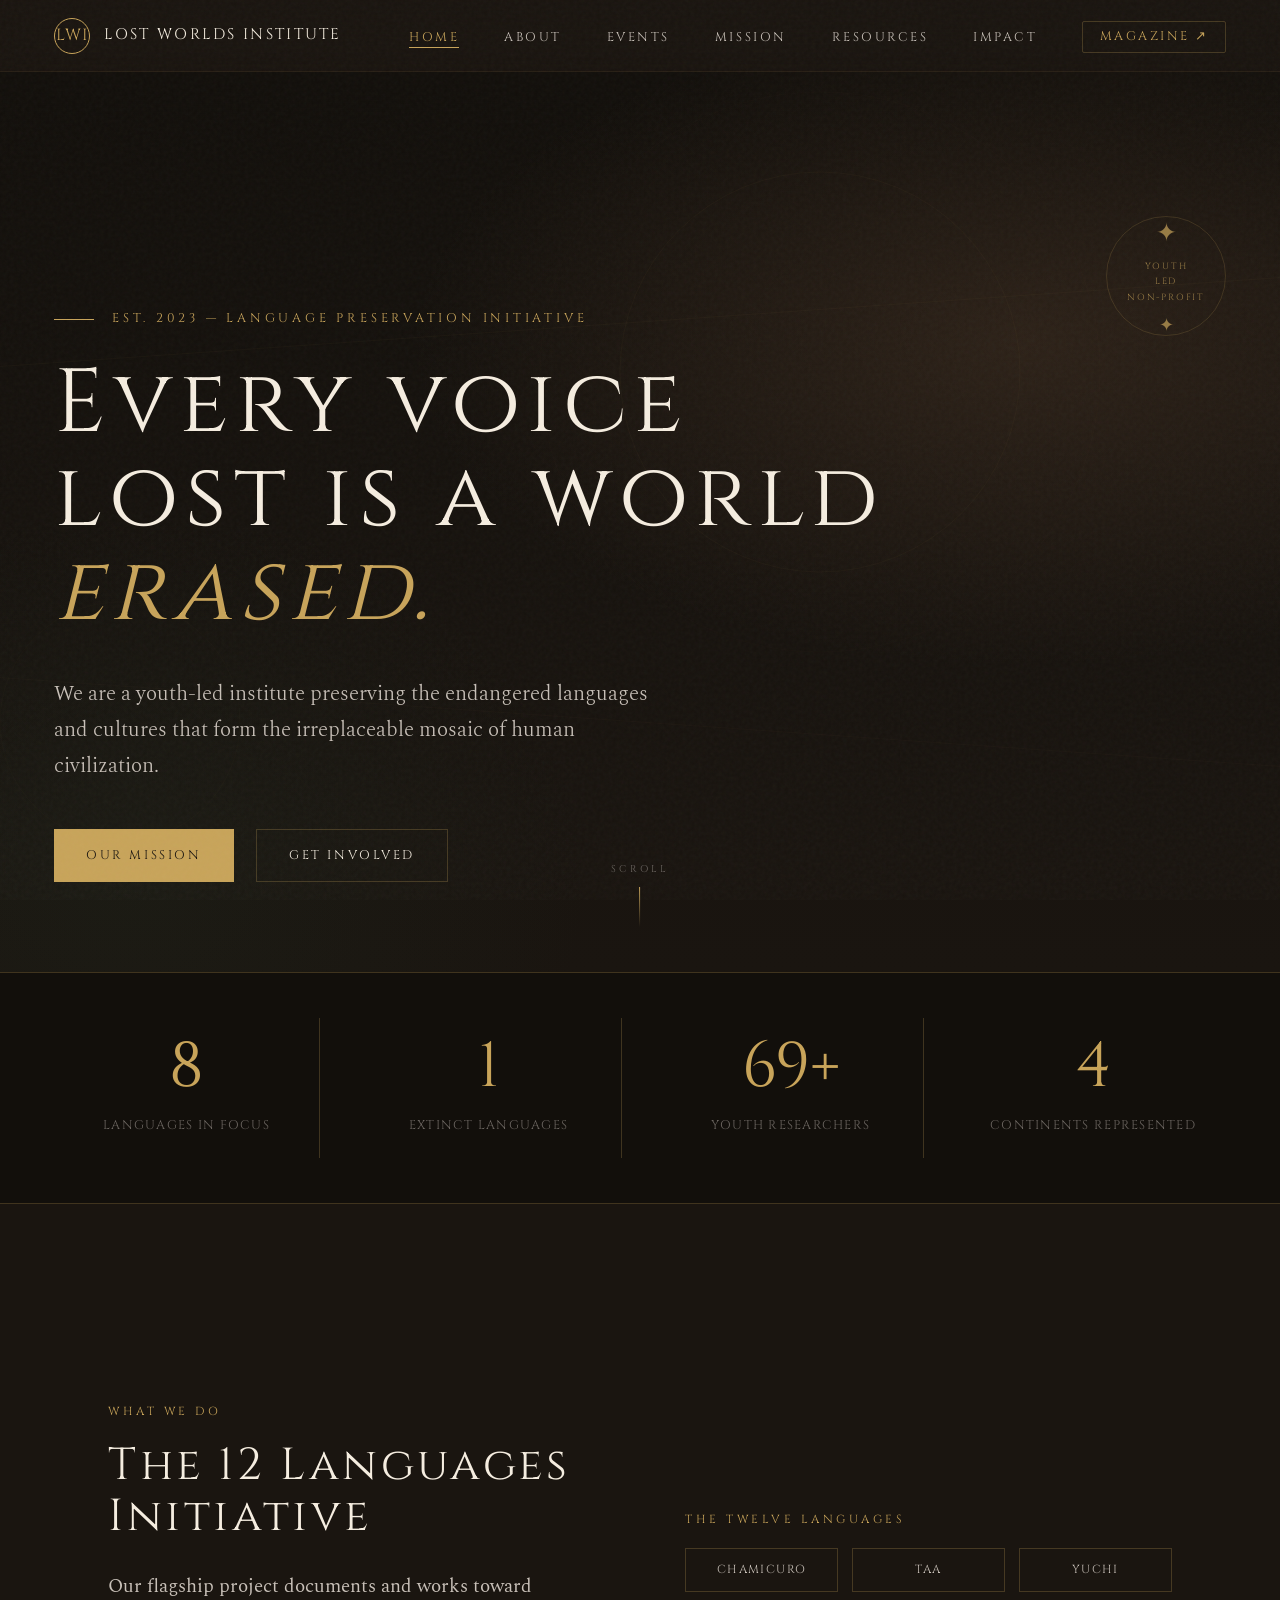
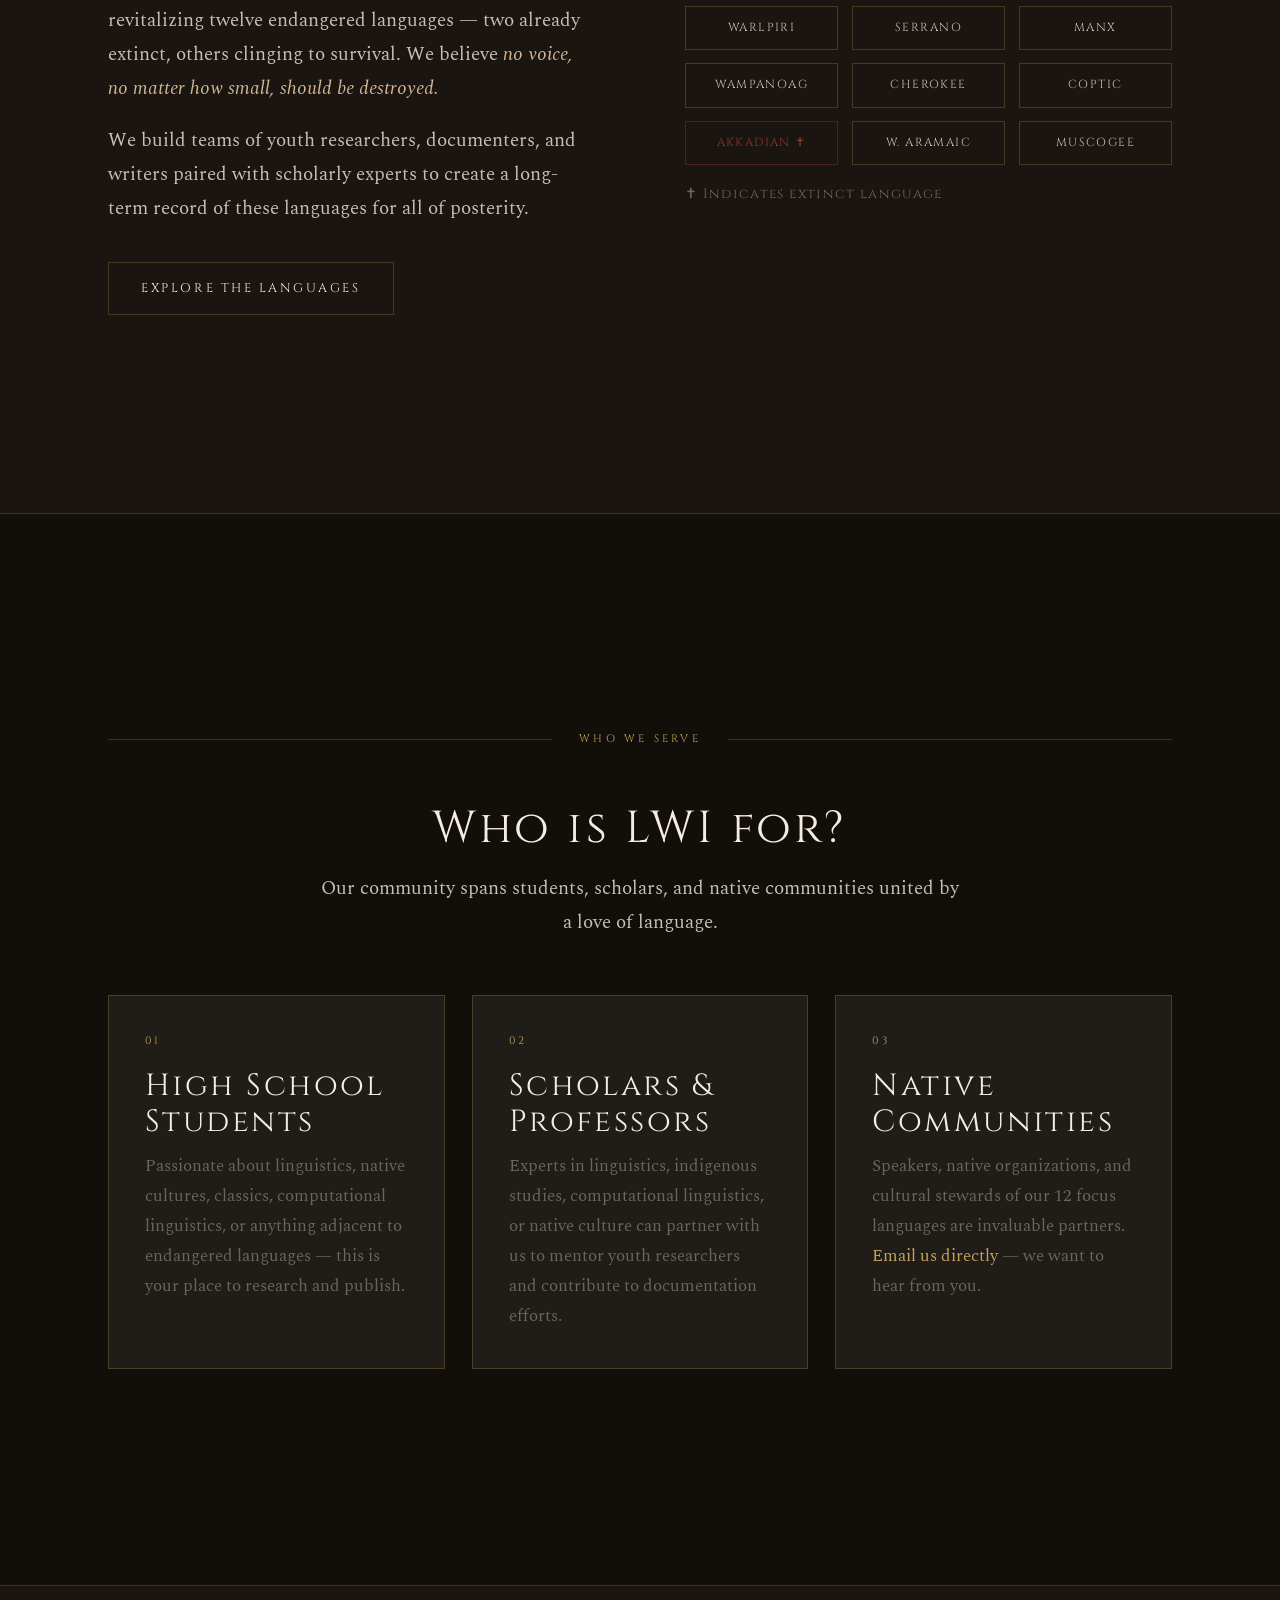
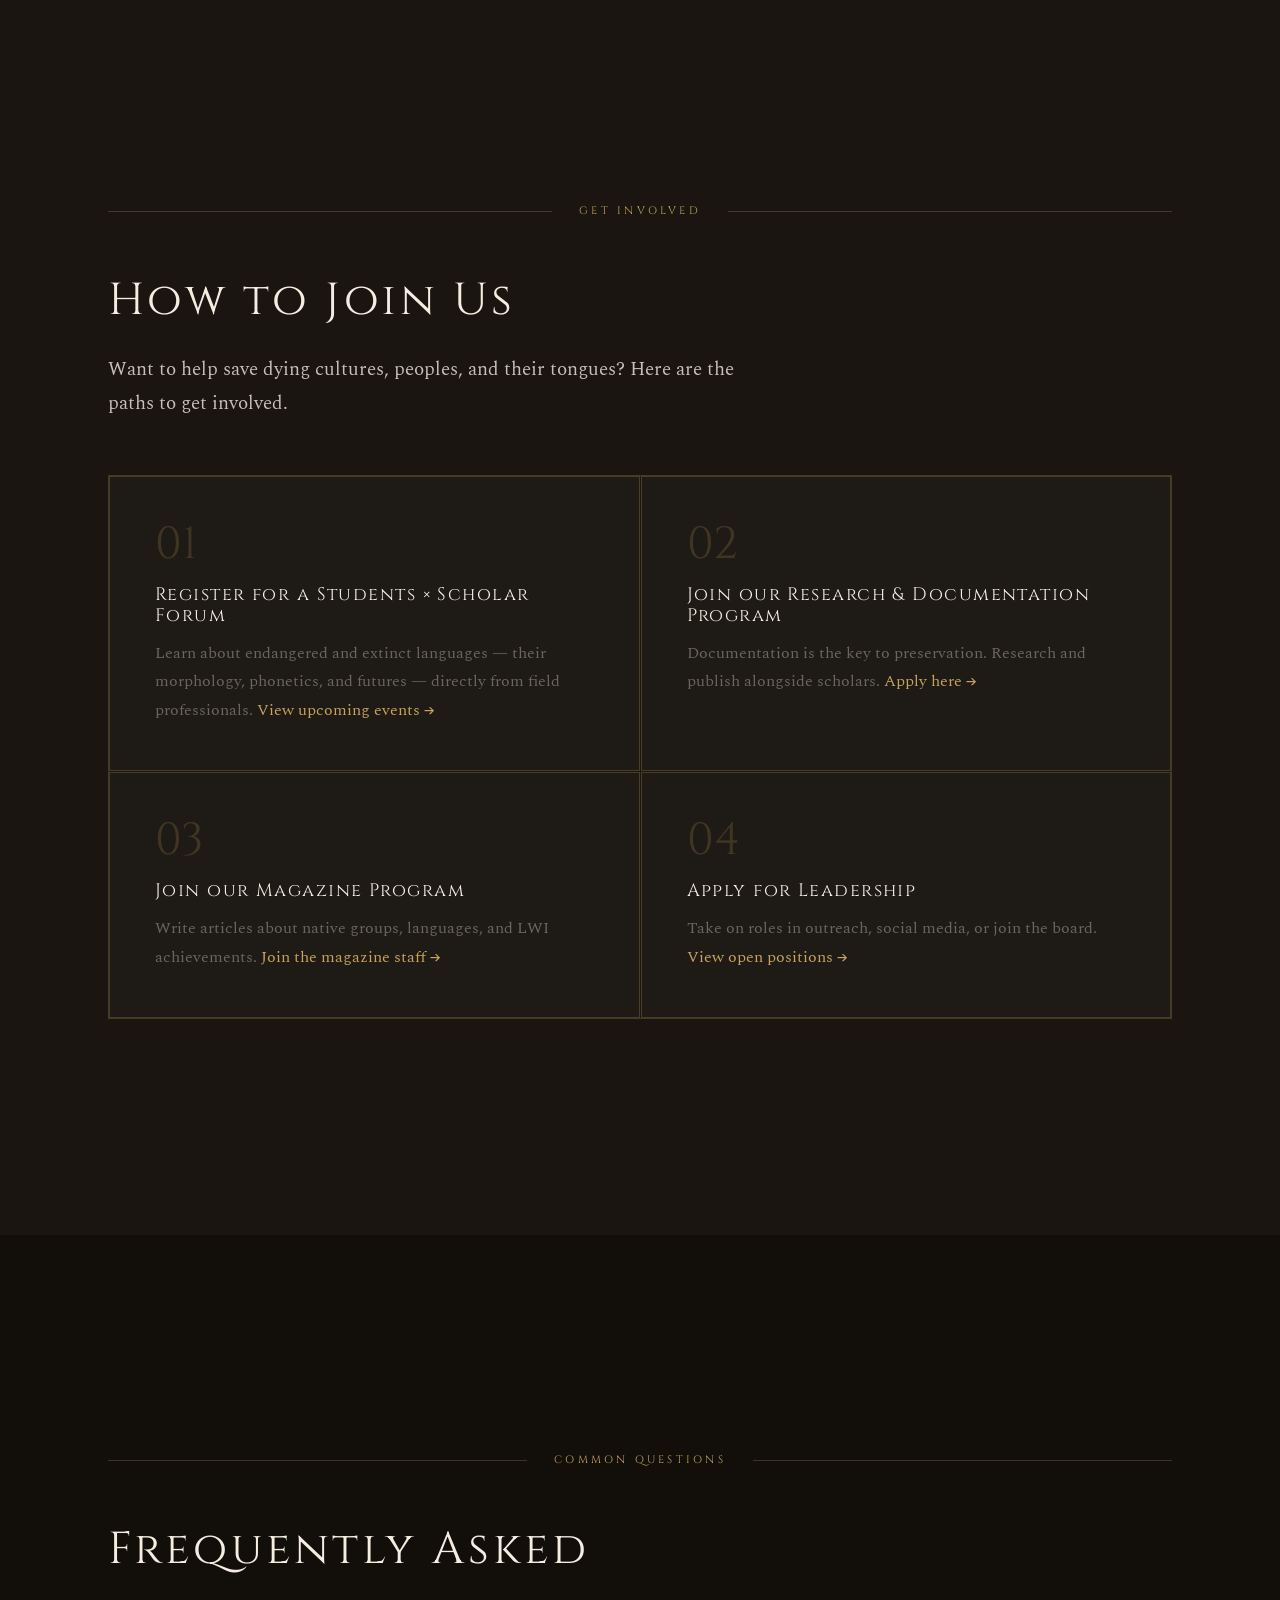
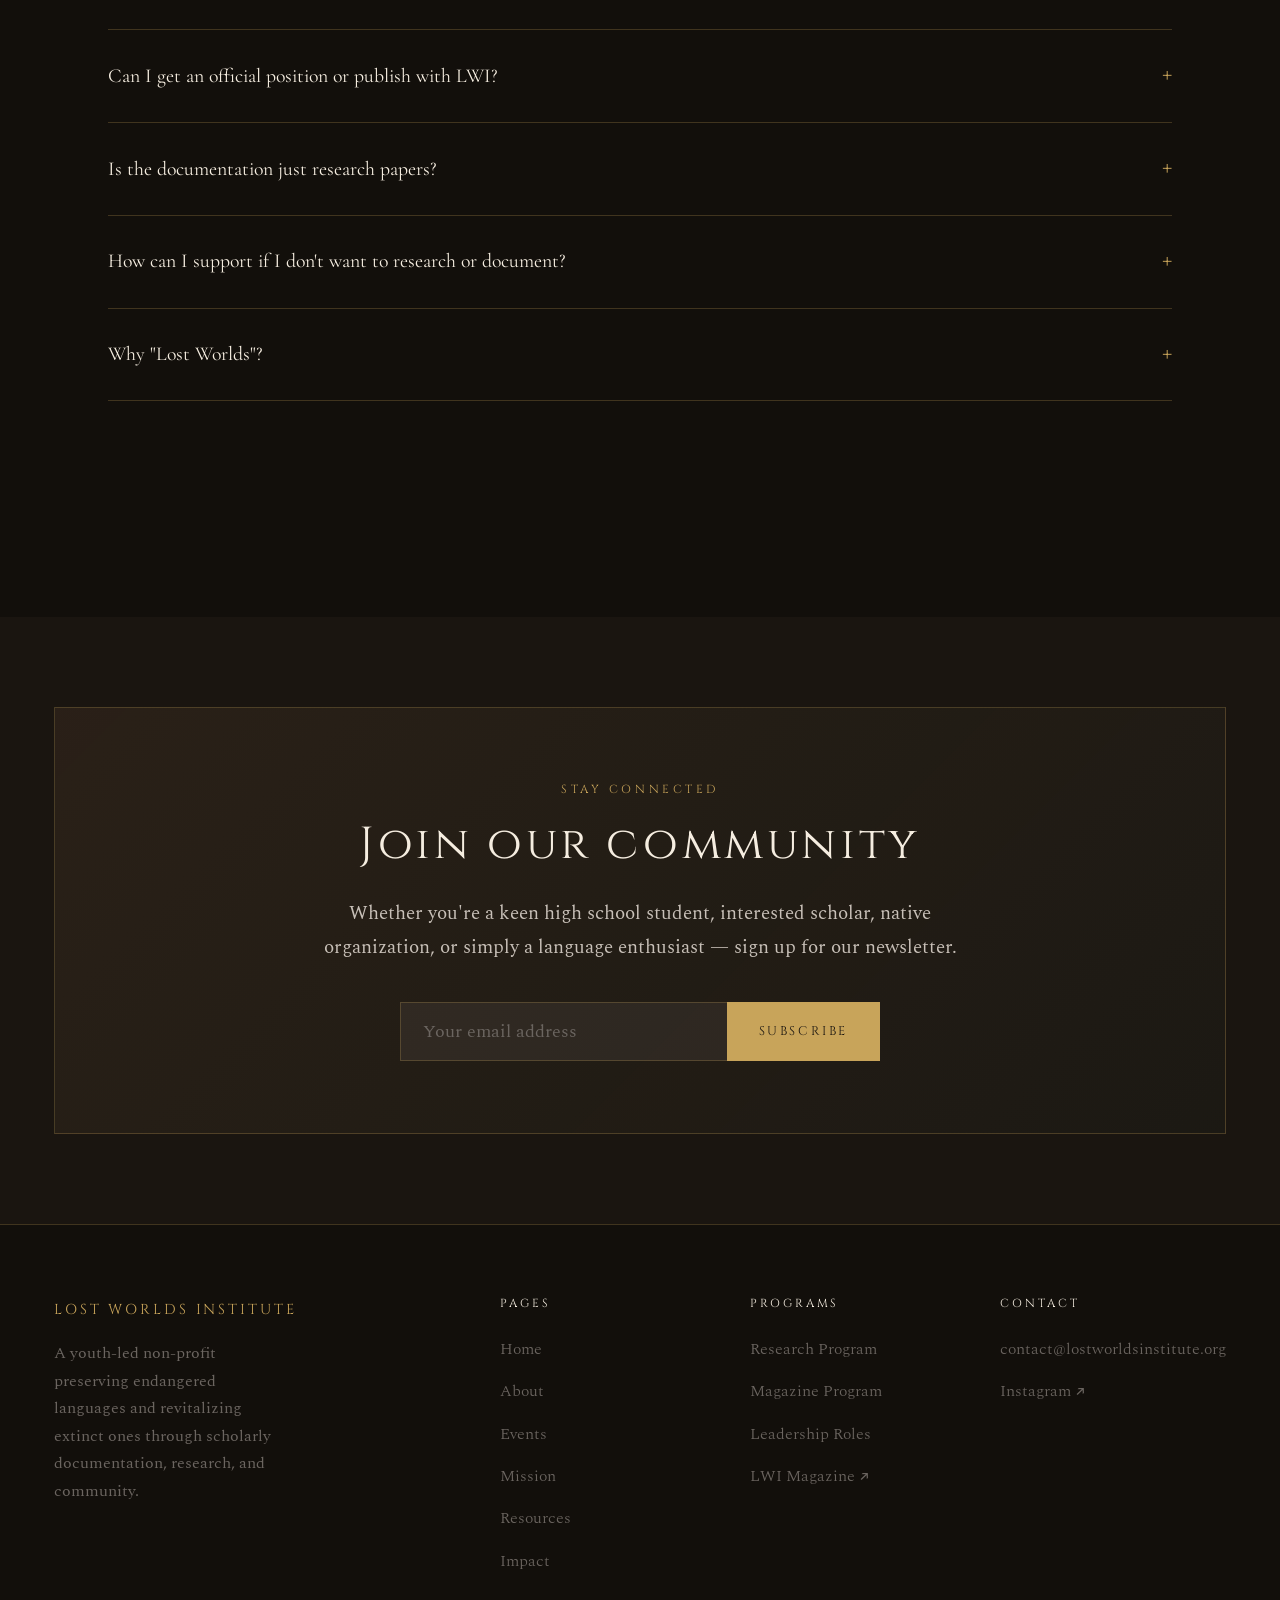
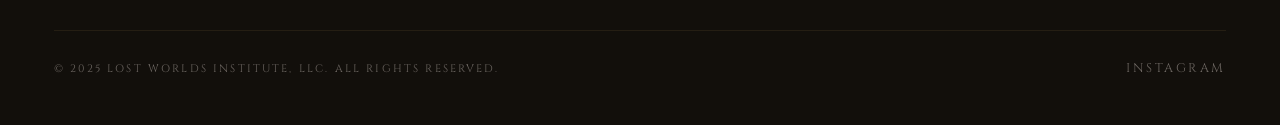
<file: index.html>
<!DOCTYPE html>
<html lang="en">
<head>
<meta charset="UTF-8" />
<meta name="viewport" content="width=device-width, initial-scale=1.0" />
<title>Lost Worlds Institute — Preserving Endangered Languages</title>
<meta name="description" content="A youth-led nonprofit preserving endangered and extinct languages through documentation, research, and community.">
<style>
/* ===========================
   LOST WORLDS INSTITUTE
   Core Stylesheet
   =========================== */

@import url('https://fonts.googleapis.com/css2?family=Cormorant+Garamond:ital,wght@0,300;0,400;0,500;0,600;0,700;1,300;1,400;1,600&family=Spectral:ital,wght@0,300;0,400;0,500;1,400&family=Cinzel:wght@400;500;600&display=swap');

:root {
  --ink: #1a1510;
  --parchment: #f5ede0;
  --sand: #d4b896;
  --clay: #9b6e4e;
  --rust: #8b3a2a;
  --forest: #2d4a35;
  --ash: #6b6560;
  --light-ash: #c8c0b8;
  --cream: #faf6f0;
  --gold: #c8a45a;
  --white: #ffffff;
  --dark-surface: #120f0b;
  --card-bg: rgba(245,237,224,0.06);
  --border: rgba(200,164,90,0.25);

  --font-display: 'Cinzel', serif;
  --font-body: 'Cormorant Garamond', serif;
  --font-text: 'Spectral', serif;

  --transition: 0.35s cubic-bezier(0.25, 0.46, 0.45, 0.94);
  --nav-h: 72px;
}

*, *::before, *::after {
  box-sizing: border-box;
  margin: 0;
  padding: 0;
}

html {
  scroll-behavior: smooth;
  font-size: 18px;
}

body {
  background-color: var(--ink);
  color: var(--parchment);
  font-family: var(--font-body);
  font-weight: 300;
  line-height: 1.75;
  overflow-x: hidden;
}

/* Grain overlay */
body::before {
  content: '';
  position: fixed;
  inset: 0;
  background-image: url("data:image/svg+xml,%3Csvg viewBox='0 0 256 256' xmlns='http://www.w3.org/2000/svg'%3E%3Cfilter id='noise'%3E%3CfeTurbulence type='fractalNoise' baseFrequency='0.9' numOctaves='4' stitchTiles='stitch'/%3E%3C/filter%3E%3Crect width='100%25' height='100%25' filter='url(%23noise)' opacity='1'/%3E%3C/svg%3E");
  opacity: 0.035;
  pointer-events: none;
  z-index: 1000;
}

/* ========================
   TYPOGRAPHY
   ======================== */

h1, h2, h3, h4 {
  font-family: var(--font-display);
  font-weight: 400;
  letter-spacing: 0.08em;
  line-height: 1.15;
}

h1 { font-size: clamp(2.2rem, 6vw, 4.5rem); }
h2 { font-size: clamp(1.6rem, 3.5vw, 2.8rem); }
h3 { font-size: clamp(1.1rem, 2.5vw, 1.7rem); }

p { font-family: var(--font-text); font-size: 1rem; font-weight: 400; }

em { font-style: italic; color: var(--sand); }
strong { font-weight: 600; color: var(--parchment); }

a {
  color: var(--gold);
  text-decoration: none;
  transition: color var(--transition);
}
a:hover { color: var(--sand); }

/* ========================
   NAV
   ======================== */

.nav {
  position: fixed;
  top: 0; left: 0; right: 0;
  height: var(--nav-h);
  z-index: 900;
  display: flex;
  align-items: center;
  justify-content: space-between;
  padding: 0 3rem;
  background: linear-gradient(180deg, rgba(26,21,16,0.97) 0%, rgba(26,21,16,0.0) 100%);
  backdrop-filter: blur(8px);
  border-bottom: 1px solid rgba(200,164,90,0.08);
  transition: background var(--transition);
}

.nav.scrolled {
  background: rgba(18,15,11,0.96);
  border-bottom-color: var(--border);
}

.nav-logo {
  display: flex;
  align-items: center;
  gap: 0.75rem;
  text-decoration: none;
}

.nav-logo-symbol {
  width: 36px;
  height: 36px;
  border: 1.5px solid var(--gold);
  border-radius: 50%;
  display: flex;
  align-items: center;
  justify-content: center;
  font-family: var(--font-display);
  font-size: 0.9rem;
  color: var(--gold);
  letter-spacing: 0.05em;
  transition: transform var(--transition);
}

.nav-logo:hover .nav-logo-symbol {
  transform: rotate(10deg);
}

.nav-logo-text {
  font-family: var(--font-display);
  font-size: 0.85rem;
  letter-spacing: 0.15em;
  color: var(--parchment);
  text-transform: uppercase;
}

.nav-links {
  display: flex;
  align-items: center;
  gap: 2.5rem;
  list-style: none;
}

.nav-links a {
  font-family: var(--font-display);
  font-size: 0.7rem;
  letter-spacing: 0.2em;
  text-transform: uppercase;
  color: var(--light-ash);
  transition: color var(--transition);
  position: relative;
  padding-bottom: 2px;
}

.nav-links a::after {
  content: '';
  position: absolute;
  bottom: 0; left: 0;
  width: 0; height: 1px;
  background: var(--gold);
  transition: width var(--transition);
}

.nav-links a:hover,
.nav-links a.active {
  color: var(--gold);
}
.nav-links a:hover::after,
.nav-links a.active::after {
  width: 100%;
}

.nav-magazine {
  border: 1px solid var(--border) !important;
  padding: 0.35rem 0.9rem !important;
  border-radius: 2px;
  color: var(--gold) !important;
}
.nav-magazine:hover {
  background: rgba(200,164,90,0.1) !important;
}

.nav-hamburger {
  display: none;
  flex-direction: column;
  gap: 5px;
  cursor: pointer;
  padding: 4px;
}
.nav-hamburger span {
  display: block;
  width: 22px;
  height: 1.5px;
  background: var(--parchment);
  transition: var(--transition);
}

/* ========================
   MAIN WRAPPER
   ======================== */
.page-main {
  padding-top: var(--nav-h);
}

/* ========================
   HERO — shared base
   ======================== */

.hero {
  min-height: 92vh;
  display: flex;
  flex-direction: column;
  justify-content: flex-end;
  padding: 0 3rem 5rem;
  position: relative;
  overflow: hidden;
}

.hero-bg {
  position: absolute;
  inset: 0;
  background: linear-gradient(160deg, #2d1e10 0%, #0e0a07 55%, #1a1510 100%);
}

.hero-bg::after {
  content: '';
  position: absolute;
  inset: 0;
  background: 
    radial-gradient(ellipse 60% 50% at 70% 40%, rgba(155,110,78,0.15) 0%, transparent 70%),
    radial-gradient(ellipse 40% 60% at 20% 80%, rgba(45,74,53,0.12) 0%, transparent 70%);
}

/* Decorative script characters in bg */
.hero-glyphs {
  position: absolute;
  inset: 0;
  overflow: hidden;
  opacity: 0.06;
  font-family: var(--font-display);
  font-size: clamp(4rem, 10vw, 9rem);
  color: var(--sand);
  user-select: none;
  pointer-events: none;
}

.hero-glyph {
  position: absolute;
  animation: glyphFloat 20s ease-in-out infinite alternate;
}

@keyframes glyphFloat {
  from { transform: translateY(0) rotate(-3deg); opacity: 0.5; }
  to   { transform: translateY(-20px) rotate(2deg); opacity: 1; }
}

.hero-content {
  position: relative;
  z-index: 2;
  max-width: 900px;
}

.hero-eyebrow {
  font-family: var(--font-display);
  font-size: 0.7rem;
  letter-spacing: 0.3em;
  text-transform: uppercase;
  color: var(--gold);
  margin-bottom: 1.5rem;
  display: flex;
  align-items: center;
  gap: 1rem;
}

.hero-eyebrow::before {
  content: '';
  display: inline-block;
  width: 40px;
  height: 1px;
  background: var(--gold);
}

.hero h1 {
  color: var(--parchment);
  margin-bottom: 1.5rem;
}

.hero h1 span {
  color: var(--gold);
  display: block;
}

.hero-desc {
  font-size: 1.15rem;
  color: var(--light-ash);
  max-width: 55ch;
  margin-bottom: 2.5rem;
  font-weight: 300;
}

.hero-actions {
  display: flex;
  gap: 1.25rem;
  flex-wrap: wrap;
}

/* ========================
   BUTTONS
   ======================== */

.btn {
  display: inline-flex;
  align-items: center;
  gap: 0.6rem;
  padding: 0.8rem 1.8rem;
  font-family: var(--font-display);
  font-size: 0.7rem;
  letter-spacing: 0.2em;
  text-transform: uppercase;
  text-decoration: none;
  transition: all var(--transition);
  cursor: pointer;
  border: none;
}

.btn-primary {
  background: var(--gold);
  color: var(--ink);
}
.btn-primary:hover {
  background: var(--sand);
  color: var(--ink);
  transform: translateY(-2px);
}

.btn-ghost {
  background: transparent;
  color: var(--parchment);
  border: 1px solid var(--border);
}
.btn-ghost:hover {
  border-color: var(--gold);
  color: var(--gold);
  transform: translateY(-2px);
}

/* ========================
   DIVIDERS
   ======================== */

.section-divider {
  display: flex;
  align-items: center;
  gap: 1.5rem;
  margin-bottom: 3rem;
}

.section-divider::before,
.section-divider::after {
  content: '';
  flex: 1;
  height: 1px;
  background: var(--border);
}

.section-divider span {
  font-family: var(--font-display);
  font-size: 0.6rem;
  letter-spacing: 0.3em;
  text-transform: uppercase;
  color: var(--gold);
  white-space: nowrap;
}

/* ========================
   SECTIONS
   ======================== */

.section {
  padding: 6rem 3rem;
  max-width: 1280px;
  margin: 0 auto;
}

.section-wide {
  padding: 6rem 3rem;
}

.section-dark {
  background: var(--dark-surface);
}

.section-label {
  font-family: var(--font-display);
  font-size: 0.65rem;
  letter-spacing: 0.3em;
  text-transform: uppercase;
  color: var(--gold);
  margin-bottom: 1rem;
}

.section-heading {
  color: var(--parchment);
  margin-bottom: 1.5rem;
}

.section-body {
  color: var(--light-ash);
  font-size: 1.05rem;
  max-width: 65ch;
  line-height: 1.8;
}

/* ========================
   CARDS
   ======================== */

.card {
  background: var(--card-bg);
  border: 1px solid var(--border);
  padding: 2rem;
  transition: border-color var(--transition), transform var(--transition);
}

.card:hover {
  border-color: var(--gold);
  transform: translateY(-4px);
}

.card-num {
  font-family: var(--font-display);
  font-size: 0.6rem;
  letter-spacing: 0.3em;
  color: var(--gold);
  margin-bottom: 1rem;
}

.card h3 { color: var(--parchment); margin-bottom: 0.75rem; }
.card p { color: var(--ash); font-size: 0.95rem; }

/* ========================
   FOOTER
   ======================== */

footer {
  background: var(--dark-surface);
  border-top: 1px solid var(--border);
  padding: 4rem 3rem 2.5rem;
}

.footer-inner {
  max-width: 1280px;
  margin: 0 auto;
  display: grid;
  grid-template-columns: 2fr 1fr 1fr 1fr;
  gap: 3rem;
}

.footer-brand .footer-logo {
  font-family: var(--font-display);
  font-size: 0.8rem;
  letter-spacing: 0.2em;
  text-transform: uppercase;
  color: var(--gold);
  margin-bottom: 1rem;
  display: block;
}

.footer-brand p {
  font-size: 0.9rem;
  color: var(--ash);
  max-width: 28ch;
  line-height: 1.7;
}

.footer-col h4 {
  font-family: var(--font-display);
  font-size: 0.65rem;
  letter-spacing: 0.25em;
  text-transform: uppercase;
  color: var(--parchment);
  margin-bottom: 1.25rem;
}

.footer-col ul {
  list-style: none;
  display: flex;
  flex-direction: column;
  gap: 0.6rem;
}

.footer-col a {
  font-family: var(--font-text);
  font-size: 0.9rem;
  color: var(--ash);
  transition: color var(--transition);
}
.footer-col a:hover { color: var(--gold); }

.footer-bottom {
  max-width: 1280px;
  margin: 3rem auto 0;
  padding-top: 1.5rem;
  border-top: 1px solid rgba(200,164,90,0.1);
  display: flex;
  justify-content: space-between;
  align-items: center;
  font-family: var(--font-display);
  font-size: 0.6rem;
  letter-spacing: 0.2em;
  text-transform: uppercase;
  color: var(--ash);
}

.footer-social a {
  color: var(--ash);
  transition: color var(--transition);
  font-size: 0.7rem;
  letter-spacing: 0.2em;
}
.footer-social a:hover { color: var(--gold); }

/* ========================
   ANIMATIONS
   ======================== */

.fade-up {
  opacity: 0;
  transform: translateY(30px);
  transition: opacity 0.7s ease, transform 0.7s ease;
}
.fade-up.visible {
  opacity: 1;
  transform: translateY(0);
}

.fade-in {
  opacity: 0;
  transition: opacity 0.7s ease;
}
.fade-in.visible { opacity: 1; }

/* Stagger delays */
.delay-1 { transition-delay: 0.1s; }
.delay-2 { transition-delay: 0.2s; }
.delay-3 { transition-delay: 0.3s; }
.delay-4 { transition-delay: 0.4s; }
.delay-5 { transition-delay: 0.5s; }

/* ========================
   SCROLL LINE decoration
   ======================== */
.ornament {
  text-align: center;
  color: var(--border);
  font-size: 1.2rem;
  letter-spacing: 0.5rem;
  margin: 3rem 0;
  user-select: none;
}

/* ========================
   FORM STYLES
   ======================== */

.form-group {
  display: flex;
  flex-direction: column;
  gap: 0.5rem;
  margin-bottom: 1.5rem;
}

.form-label {
  font-family: var(--font-display);
  font-size: 0.65rem;
  letter-spacing: 0.2em;
  text-transform: uppercase;
  color: var(--light-ash);
}

.form-input,
.form-select,
.form-textarea {
  background: rgba(245,237,224,0.04);
  border: 1px solid var(--border);
  padding: 0.85rem 1.1rem;
  color: var(--parchment);
  font-family: var(--font-text);
  font-size: 1rem;
  outline: none;
  transition: border-color var(--transition);
  width: 100%;
}

.form-input:focus,
.form-select:focus,
.form-textarea:focus {
  border-color: var(--gold);
}

.form-textarea { resize: vertical; min-height: 140px; }

/* ========================
   TAG / BADGE
   ======================== */
.tag {
  display: inline-block;
  padding: 0.2rem 0.7rem;
  border: 1px solid var(--border);
  font-family: var(--font-display);
  font-size: 0.6rem;
  letter-spacing: 0.2em;
  text-transform: uppercase;
  color: var(--gold);
}

/* ========================
   MOBILE NAV
   ======================== */

@media (max-width: 900px) {
  .nav-links {
    position: fixed;
    inset: 0 0 0 40%;
    background: rgba(18,15,11,0.98);
    flex-direction: column;
    align-items: flex-start;
    padding: 6rem 2.5rem;
    gap: 2rem;
    transform: translateX(100%);
    transition: transform var(--transition);
    border-left: 1px solid var(--border);
  }

  .nav-links.open {
    transform: translateX(0);
  }

  .nav-hamburger { display: flex; }

  .nav-hamburger.open span:nth-child(1) {
    transform: translateY(6.5px) rotate(45deg);
  }
  .nav-hamburger.open span:nth-child(2) {
    opacity: 0;
  }
  .nav-hamburger.open span:nth-child(3) {
    transform: translateY(-6.5px) rotate(-45deg);
  }

  .footer-inner {
    grid-template-columns: 1fr 1fr;
  }

  .hero { padding: 0 1.5rem 4rem; }
  .section { padding: 4rem 1.5rem; }
  .section-wide { padding: 4rem 1.5rem; }
  footer { padding: 3rem 1.5rem 2rem; }
  .nav { padding: 0 1.5rem; }
}

@media (max-width: 600px) {
  .footer-inner { grid-template-columns: 1fr; }
  .footer-bottom { flex-direction: column; gap: 0.5rem; text-align: center; }
}
</style>
<style>
/* HOME-SPECIFIC */
.home-hero {
  min-height: 100vh;
  display: grid;
  place-items: end;
  padding: 0 3rem 5rem;
  position: relative;
  overflow: hidden;
}

.hero-bg-home {
  position: absolute;
  inset: 0;
  background:
    radial-gradient(ellipse 80% 60% at 80% 30%, rgba(155,110,78,0.18) 0%, transparent 60%),
    radial-gradient(ellipse 60% 70% at 10% 90%, rgba(45,74,53,0.12) 0%, transparent 60%),
    linear-gradient(180deg, #120f0b 0%, #1a1510 100%);
}

.hero-lines {
  position: absolute;
  inset: 0;
  overflow: hidden;
  opacity: 0.07;
}

.hero-lines svg {
  width: 100%;
  height: 100%;
}

.hero-badge {
  position: absolute;
  top: 8rem;
  right: 3rem;
  width: 120px;
  height: 120px;
  border: 1px solid var(--border);
  border-radius: 50%;
  display: flex;
  flex-direction: column;
  align-items: center;
  justify-content: center;
  text-align: center;
  font-family: var(--font-display);
  font-size: 0.5rem;
  letter-spacing: 0.2em;
  text-transform: uppercase;
  color: var(--gold);
  animation: spin 30s linear infinite;
  opacity: 0.7;
}

@keyframes spin {
  from { transform: rotate(0deg); }
  to   { transform: rotate(360deg); }
}

.badge-inner {
  animation: spin 30s linear infinite reverse;
  text-align: center;
}

.home-hero-content {
  position: relative;
  z-index: 2;
  max-width: 1280px;
  width: 100%;
}

.home-hero h1 {
  font-size: clamp(2.8rem, 7vw, 6rem);
  line-height: 1.05;
  margin-bottom: 2rem;
  color: var(--parchment);
}

.home-hero h1 em {
  font-style: italic;
  color: var(--gold);
}

.scroll-indicator {
  position: absolute;
  bottom: 2.5rem;
  left: 50%;
  transform: translateX(-50%);
  display: flex;
  flex-direction: column;
  align-items: center;
  gap: 0.5rem;
  color: var(--ash);
  font-family: var(--font-display);
  font-size: 0.55rem;
  letter-spacing: 0.3em;
  text-transform: uppercase;
  animation: bounceScroll 2s ease-in-out infinite;
}

@keyframes bounceScroll {
  0%, 100% { transform: translateX(-50%) translateY(0); }
  50%       { transform: translateX(-50%) translateY(6px); }
}

.scroll-indicator::after {
  content: '';
  width: 1px;
  height: 40px;
  background: linear-gradient(to bottom, var(--gold), transparent);
}

/* STATS BAR */
.stats-bar {
  background: var(--dark-surface);
  border-top: 1px solid var(--border);
  border-bottom: 1px solid var(--border);
  padding: 2.5rem 3rem;
}

.stats-inner {
  max-width: 1280px;
  margin: 0 auto;
  display: grid;
  grid-template-columns: repeat(4, 1fr);
  gap: 2rem;
}

.stat {
  text-align: center;
  padding: 1rem;
  border-right: 1px solid var(--border);
}
.stat:last-child { border-right: none; }

.stat-num {
  font-family: var(--font-display);
  font-size: clamp(2rem, 5vw, 3.5rem);
  color: var(--gold);
  line-height: 1;
  display: block;
  margin-bottom: 0.5rem;
}

.stat-label {
  font-family: var(--font-text);
  font-size: 0.85rem;
  color: var(--ash);
  text-transform: uppercase;
  letter-spacing: 0.1em;
  font-size: 0.7rem;
  font-family: var(--font-display);
}

/* ABOUT STRIP */
.two-col {
  display: grid;
  grid-template-columns: 1fr 1fr;
  gap: 5rem;
  align-items: center;
}

.two-col-text { }

.lang-grid {
  display: grid;
  grid-template-columns: repeat(3, 1fr);
  gap: 0.75rem;
}

.lang-chip {
  padding: 0.6rem 0.5rem;
  border: 1px solid var(--border);
  font-family: var(--font-display);
  font-size: 0.65rem;
  letter-spacing: 0.12em;
  text-transform: uppercase;
  color: var(--light-ash);
  text-align: center;
  transition: all var(--transition);
}
.lang-chip:hover {
  border-color: var(--gold);
  color: var(--gold);
  background: rgba(200,164,90,0.05);
}

.lang-chip.extinct {
  color: var(--rust);
  border-color: rgba(139,58,42,0.4);
}
.lang-chip.extinct:hover {
  border-color: var(--rust);
  background: rgba(139,58,42,0.05);
}

/* WHO IS IT FOR */
.for-grid {
  display: grid;
  grid-template-columns: repeat(3, 1fr);
  gap: 1.5rem;
  margin-top: 3rem;
}

/* HOW TO GET INVOLVED */
.steps {
  display: grid;
  grid-template-columns: repeat(2, 1fr);
  gap: 1px;
  border: 1px solid var(--border);
  margin-top: 3rem;
}

.step {
  padding: 2.5rem;
  border: 1px solid var(--border);
  background: rgba(245,237,224,0.02);
  transition: background var(--transition);
}
.step:hover { background: rgba(200,164,90,0.04); }

.step-num {
  font-family: var(--font-display);
  font-size: 2.5rem;
  color: rgba(200,164,90,0.2);
  line-height: 1;
  margin-bottom: 1rem;
}

.step h3 { color: var(--parchment); margin-bottom: 0.75rem; font-size: 1rem; }
.step p { color: var(--ash); font-size: 0.9rem; }
.step a { color: var(--gold); }

/* FAQ */
.faq-list {
  border-top: 1px solid var(--border);
  margin-top: 3rem;
}

.faq-item {
  border-bottom: 1px solid var(--border);
}

.faq-q {
  display: flex;
  justify-content: space-between;
  align-items: center;
  padding: 1.5rem 0;
  cursor: pointer;
  font-family: var(--font-body);
  font-size: 1.1rem;
  color: var(--parchment);
  font-weight: 400;
  list-style: none;
}

.faq-q::after {
  content: '+';
  font-family: var(--font-display);
  font-size: 1.2rem;
  color: var(--gold);
  transition: transform var(--transition);
}

.faq-item.open .faq-q::after {
  transform: rotate(45deg);
}

.faq-a {
  max-height: 0;
  overflow: hidden;
  transition: max-height 0.4s ease;
}

.faq-a p {
  padding-bottom: 1.5rem;
  color: var(--ash);
  font-size: 0.95rem;
}

/* NEWSLETTER */
.newsletter {
  background: linear-gradient(135deg, rgba(155,110,78,0.12) 0%, rgba(45,74,53,0.08) 100%);
  border: 1px solid var(--border);
  padding: 4rem;
  text-align: center;
}

.newsletter-form {
  display: flex;
  gap: 0;
  max-width: 480px;
  margin: 2rem auto 0;
}

.newsletter-form input {
  flex: 1;
  background: rgba(245,237,224,0.06);
  border: 1px solid var(--border);
  border-right: none;
  padding: 0.85rem 1.2rem;
  color: var(--parchment);
  font-family: var(--font-text);
  font-size: 1rem;
  outline: none;
}

.newsletter-form input::placeholder { color: var(--ash); }
.newsletter-form input:focus { border-color: var(--gold); }
.newsletter-form .btn { flex-shrink: 0; }

@media (max-width: 900px) {
  .two-col { grid-template-columns: 1fr; gap: 3rem; }
  .for-grid { grid-template-columns: 1fr; }
  .steps { grid-template-columns: 1fr; }
  .stats-inner { grid-template-columns: repeat(2, 1fr); }
  .stat { border-right: none; border-bottom: 1px solid var(--border); }
  .lang-grid { grid-template-columns: repeat(2, 1fr); }
  .newsletter { padding: 2.5rem 1.5rem; }
  .newsletter-form { flex-direction: column; }
  .newsletter-form input { border-right: 1px solid var(--border); border-bottom: none; }
  .hero-badge { display: none; }
  .home-hero { padding: 0 1.5rem 5rem; }
}
</style>
</head>
<body>

<!-- NAV -->
<nav class="nav" id="nav">
  <a href="index.html" class="nav-logo">
    <div class="nav-logo-symbol">LWI</div>
    <span class="nav-logo-text">Lost Worlds Institute</span>
  </a>
  <ul class="nav-links">
    <li><a href="index.html" class="active">Home</a></li>
    <li><a href="about.html">About</a></li>
    <li><a href="events.html">Events</a></li>
    <li><a href="mission.html">Mission</a></li>
    <li><a href="resources.html">Resources</a></li>
    <li><a href="impact.html">Impact</a></li>
    <li><a href="https://www.lostworldsmag.com" target="_blank" class="nav-magazine">Magazine ↗</a></li>
  </ul>
  <button class="nav-hamburger" aria-label="Menu">
    <span></span><span></span><span></span>
  </button>
</nav>

<!-- HERO -->
<main class="page-main">
  <section class="home-hero">
    <div class="hero-bg-home"></div>
    <!-- Decorative SVG lines -->
    <div class="hero-lines">
      <svg viewBox="0 0 1440 900" preserveAspectRatio="xMidYMid slice">
        <line x1="0" y1="300" x2="1440" y2="200" stroke="#c8a45a" stroke-width="0.5"/>
        <line x1="0" y1="600" x2="1440" y2="700" stroke="#9b6e4e" stroke-width="0.5"/>
        <circle cx="900" cy="300" r="200" stroke="#c8a45a" stroke-width="0.5" fill="none"/>
        <circle cx="900" cy="300" r="280" stroke="#9b6e4e" stroke-width="0.3" fill="none"/>
        <circle cx="200" cy="650" r="120" stroke="#c8a45a" stroke-width="0.3" fill="none"/>
      </svg>
    </div>
    <!-- Spinning badge -->
    <div class="hero-badge">
      <div class="badge-inner">
        <div style="font-size:1.4rem; letter-spacing:0; margin-bottom:0.2rem;">✦</div>
        <div>Youth</div>
        <div>Led</div>
        <div>Non-Profit</div>
        <div style="font-size:1rem; letter-spacing:0; margin-top:0.2rem;">✦</div>
      </div>
    </div>
    <div class="home-hero-content">
      <p class="hero-eyebrow">Est. 2023 — Language Preservation Initiative</p>
      <h1>Every voice<br>lost is a world<br><em>erased.</em></h1>
      <p class="hero-desc">We are a youth-led institute preserving the endangered languages and cultures that form the irreplaceable mosaic of human civilization.</p>
      <div class="hero-actions">
        <a href="mission.html" class="btn btn-primary">Our Mission</a>
        <a href="about.html" class="btn btn-ghost">Get Involved</a>
      </div>
    </div>
    <div class="scroll-indicator">Scroll</div>
  </section>

  <!-- STATS BAR -->
  <div class="stats-bar">
    <div class="stats-inner">
      <div class="stat fade-in">
        <span class="stat-num" data-count="12" data-suffix="">12</span>
        <span class="stat-label">Languages in Focus</span>
      </div>
      <div class="stat fade-in delay-1">
        <span class="stat-num" data-count="2" data-suffix="">2</span>
        <span class="stat-label">Extinct Languages</span>
      </div>
      <div class="stat fade-in delay-2">
        <span class="stat-num" data-count="100" data-suffix="+">100+</span>
        <span class="stat-label">Youth Researchers</span>
      </div>
      <div class="stat fade-in delay-3">
        <span class="stat-num" data-count="6" data-suffix="">6</span>
        <span class="stat-label">Continents Represented</span>
      </div>
    </div>
  </div>

  <!-- WHAT WE DO -->
  <div class="section-wide" style="background:var(--ink);">
    <div class="section" style="padding-top:5rem;padding-bottom:5rem;">
      <div class="two-col">
        <div class="two-col-text">
          <p class="section-label fade-up">What We Do</p>
          <h2 class="section-heading fade-up delay-1">The 12 Languages Initiative</h2>
          <p class="section-body fade-up delay-2">Our flagship project documents and works toward revitalizing twelve endangered languages — two already extinct, others clinging to survival. We believe <em>no voice, no matter how small, should be destroyed.</em></p>
          <p class="section-body fade-up delay-3" style="margin-top:1rem;">We build teams of youth researchers, documenters, and writers paired with scholarly experts to create a long-term record of these languages for all of posterity.</p>
          <a href="resources.html" class="btn btn-ghost fade-up delay-4" style="margin-top:2rem;">Explore the Languages</a>
        </div>
        <div class="fade-up delay-2">
          <p class="section-label" style="margin-bottom:1rem;">The Twelve Languages</p>
          <div class="lang-grid">
            <div class="lang-chip">Chamicuro</div>
            <div class="lang-chip">Taa</div>
            <div class="lang-chip">Yuchi</div>
            <div class="lang-chip">Warlpiri</div>
            <div class="lang-chip">Serrano</div>
            <div class="lang-chip">Manx</div>
            <div class="lang-chip">Wampanoag</div>
            <div class="lang-chip">Cherokee</div>
            <div class="lang-chip">Coptic</div>
            <div class="lang-chip extinct" title="Extinct">Akkadian ✝</div>
            <div class="lang-chip">W. Aramaic</div>
            <div class="lang-chip">Muscogee</div>
          </div>
          <p style="margin-top:1rem;font-size:0.75rem;color:var(--ash);font-family:var(--font-display);letter-spacing:0.1em;">✝ Indicates extinct language</p>
        </div>
      </div>
    </div>
  </div>

  <!-- WHO IS IT FOR -->
  <div class="section-wide" style="background:var(--dark-surface);border-top:1px solid var(--border);border-bottom:1px solid var(--border);">
    <div class="section">
      <div class="section-divider"><span>Who We Serve</span></div>
      <h2 class="section-heading fade-up" style="text-align:center;max-width:600px;margin:0 auto 1rem;">Who is LWI for?</h2>
      <p class="section-body fade-up delay-1" style="text-align:center;margin:0 auto 0;">Our community spans students, scholars, and native communities united by a love of language.</p>
      <div class="for-grid">
        <div class="card fade-up">
          <div class="card-num">01</div>
          <h3>High School Students</h3>
          <p>Passionate about linguistics, native cultures, classics, computational linguistics, or anything adjacent to endangered languages — this is your place to research and publish.</p>
        </div>
        <div class="card fade-up delay-1">
          <div class="card-num">02</div>
          <h3>Scholars & Professors</h3>
          <p>Experts in linguistics, indigenous studies, computational linguistics, or native culture can partner with us to mentor youth researchers and contribute to documentation efforts.</p>
        </div>
        <div class="card fade-up delay-2">
          <div class="card-num">03</div>
          <h3>Native Communities</h3>
          <p>Speakers, native organizations, and cultural stewards of our 12 focus languages are invaluable partners. <a href="mailto:contact@lostworldsinstitute.org">Email us directly</a> — we want to hear from you.</p>
        </div>
      </div>
    </div>
  </div>

  <!-- HOW TO GET INVOLVED -->
  <div class="section-wide" style="background:var(--ink);">
    <div class="section">
      <div class="section-divider"><span>Get Involved</span></div>
      <h2 class="section-heading fade-up">How to Join Us</h2>
      <p class="section-body fade-up delay-1">Want to help save dying cultures, peoples, and their tongues? Here are the paths to get involved.</p>
      <div class="steps">
        <div class="step fade-up">
          <div class="step-num">01</div>
          <h3>Register for a Students × Scholar Forum</h3>
          <p>Learn about endangered and extinct languages — their morphology, phonetics, and futures — directly from field professionals. <a href="events.html">View upcoming events →</a></p>
        </div>
        <div class="step fade-up delay-1">
          <div class="step-num">02</div>
          <h3>Join our Research & Documentation Program</h3>
          <p>Documentation is the key to preservation. Research and publish alongside scholars. <a href="https://forms.gle/FsWHHQZ4N7CzUd9U7" target="_blank">Apply here →</a></p>
        </div>
        <div class="step fade-up delay-2">
          <div class="step-num">03</div>
          <h3>Join our Magazine Program</h3>
          <p>Write articles about native groups, languages, and LWI achievements. <a href="https://forms.gle/gR66SaEhDUA8CdTc8" target="_blank">Join the magazine staff →</a></p>
        </div>
        <div class="step fade-up delay-3">
          <div class="step-num">04</div>
          <h3>Apply for Leadership</h3>
          <p>Take on roles in outreach, social media, or join the board. <a href="https://forms.gle/3pGccyWoJjhpX7Nr7" target="_blank">View open positions →</a></p>
        </div>
      </div>
    </div>
  </div>

  <!-- FAQ -->
  <div class="section-wide" style="background:var(--dark-surface);">
    <div class="section">
      <div class="section-divider"><span>Common Questions</span></div>
      <h2 class="section-heading fade-up">Frequently Asked</h2>
      <div class="faq-list">
        <div class="faq-item">
          <div class="faq-q">Can I get an official position or publish with LWI?</div>
          <div class="faq-a"><p>Yes — both high school students and scholars can hold official positions. Students may apply for research documentation roles, magazine staff positions, or leadership/board roles. All published materials carry proper author credits and are shared publicly.</p></div>
        </div>
        <div class="faq-item">
          <div class="faq-q">Is the documentation just research papers?</div>
          <div class="faq-a"><p>Not at all. Documentation encompasses written research, multimedia recordings, digital tools, lexicons, grammar guides, and more. We aim to build a full toolkit so that anyone could learn or study these languages from our resources.</p></div>
        </div>
        <div class="faq-item">
          <div class="faq-q">How can I support if I don't want to research or document?</div>
          <div class="faq-a"><p>You can support through our magazine as a writer or editor, through our social media and outreach efforts, by attending and sharing our events, or through direct donations to fund our upcoming conference.</p></div>
        </div>
        <div class="faq-item">
          <div class="faq-q">Why "Lost Worlds"?</div>
          <div class="faq-a"><p>Each language carries within it an entire world — a unique way of seeing time, nature, relationships, and existence. When a language vanishes, that world is lost too. Our name reflects both what we're fighting to prevent and the urgency of the mission.</p></div>
        </div>
      </div>
    </div>
  </div>

  <!-- NEWSLETTER -->
  <div class="section-wide" style="padding:5rem 3rem;">
    <div class="section" style="padding:0;">
      <div class="newsletter fade-up">
        <p class="section-label">Stay Connected</p>
        <h2 class="section-heading">Join our community</h2>
        <p class="section-body" style="margin:0 auto;">Whether you're a keen high school student, interested scholar, native organization, or simply a language enthusiast — sign up for our newsletter.</p>
        <form class="newsletter-form">
          <input type="email" placeholder="Your email address" required />
          <button type="submit" class="btn btn-primary">Subscribe</button>
        </form>
      </div>
    </div>
  </div>
</main>

<!-- FOOTER -->
<footer>
  <div class="footer-inner">
    <div class="footer-brand">
      <span class="footer-logo">Lost Worlds Institute</span>
      <p>A youth-led non-profit preserving endangered languages and revitalizing extinct ones through scholarly documentation, research, and community.</p>
    </div>
    <div class="footer-col">
      <h4>Pages</h4>
      <ul>
        <li><a href="index.html">Home</a></li>
        <li><a href="about.html">About</a></li>
        <li><a href="events.html">Events</a></li>
        <li><a href="mission.html">Mission</a></li>
        <li><a href="resources.html">Resources</a></li>
        <li><a href="impact.html">Impact</a></li>
      </ul>
    </div>
    <div class="footer-col">
      <h4>Programs</h4>
      <ul>
        <li><a href="https://forms.gle/FsWHHQZ4N7CzUd9U7" target="_blank">Research Program</a></li>
        <li><a href="https://forms.gle/gR66SaEhDUA8CdTc8" target="_blank">Magazine Program</a></li>
        <li><a href="https://forms.gle/3pGccyWoJjhpX7Nr7" target="_blank">Leadership Roles</a></li>
        <li><a href="https://www.lostworldsmag.com" target="_blank">LWI Magazine ↗</a></li>
      </ul>
    </div>
    <div class="footer-col">
      <h4>Contact</h4>
      <ul>
        <li><a href="mailto:contact@lostworldsinstitute.org">contact@lostworldsinstitute.org</a></li>
        <li><a href="https://www.instagram.com/lostworldsinstitute/" target="_blank">Instagram ↗</a></li>
      </ul>
    </div>
  </div>
  <div class="footer-bottom">
    <span>© 2025 Lost Worlds Institute, LLC. All rights reserved.</span>
    <div class="footer-social">
      <a href="https://www.instagram.com/lostworldsinstitute/" target="_blank">Instagram</a>
    </div>
  </div>
</footer>

<script>
// ==============================
// LOST WORLDS INSTITUTE — main.js
// ==============================

(function () {
  'use strict';

  // NAV SCROLL
  const nav = document.querySelector('.nav');
  window.addEventListener('scroll', () => {
    nav.classList.toggle('scrolled', window.scrollY > 50);
  });

  // HAMBURGER MENU
  const hamburger = document.querySelector('.nav-hamburger');
  const navLinks = document.querySelector('.nav-links');
  if (hamburger && navLinks) {
    hamburger.addEventListener('click', () => {
      hamburger.classList.toggle('open');
      navLinks.classList.toggle('open');
    });
    // Close on link click
    navLinks.querySelectorAll('a').forEach(a => {
      a.addEventListener('click', () => {
        hamburger.classList.remove('open');
        navLinks.classList.remove('open');
      });
    });
  }

  // ACTIVE NAV LINK
  const currentPath = window.location.pathname.replace(/\/$/, '') || '/index';
  document.querySelectorAll('.nav-links a').forEach(a => {
    const href = a.getAttribute('href').replace(/\/$/, '') || '/index';
    if (href === currentPath || (currentPath === '' && href === '/index')) {
      a.classList.add('active');
    }
  });

  // INTERSECTION OBSERVER — fade animations
  const animEls = document.querySelectorAll('.fade-up, .fade-in');
  if (animEls.length) {
    const observer = new IntersectionObserver((entries) => {
      entries.forEach(e => {
        if (e.isIntersecting) {
          e.target.classList.add('visible');
          observer.unobserve(e.target);
        }
      });
    }, { threshold: 0.12 });
    animEls.forEach(el => observer.observe(el));
  }

  // COUNTER ANIMATION
  function animateCount(el) {
    const target = parseInt(el.dataset.count);
    const suffix = el.dataset.suffix || '';
    const duration = 1800;
    const start = performance.now();
    const ease = t => t < 0.5 ? 2 * t * t : -1 + (4 - 2 * t) * t;
    function step(now) {
      const t = Math.min((now - start) / duration, 1);
      el.textContent = Math.round(ease(t) * target) + suffix;
      if (t < 1) requestAnimationFrame(step);
    }
    requestAnimationFrame(step);
  }

  const counters = document.querySelectorAll('[data-count]');
  if (counters.length) {
    const counterObs = new IntersectionObserver(entries => {
      entries.forEach(e => {
        if (e.isIntersecting) {
          animateCount(e.target);
          counterObs.unobserve(e.target);
        }
      });
    }, { threshold: 0.5 });
    counters.forEach(c => counterObs.observe(c));
  }

  // FAQ ACCORDION
  document.querySelectorAll('.faq-item').forEach(item => {
    const q = item.querySelector('.faq-q');
    const a = item.querySelector('.faq-a');
    if (!q || !a) return;
    q.addEventListener('click', () => {
      const isOpen = item.classList.contains('open');
      document.querySelectorAll('.faq-item.open').forEach(i => {
        i.classList.remove('open');
        i.querySelector('.faq-a').style.maxHeight = null;
      });
      if (!isOpen) {
        item.classList.add('open');
        a.style.maxHeight = a.scrollHeight + 'px';
      }
    });
  });

  // TAB SWITCHER (for Resources page)
  document.querySelectorAll('.tab-btn').forEach(btn => {
    btn.addEventListener('click', () => {
      const target = btn.dataset.tab;
      document.querySelectorAll('.tab-btn').forEach(b => b.classList.remove('active'));
      document.querySelectorAll('.tab-panel').forEach(p => p.classList.remove('active'));
      btn.classList.add('active');
      const panel = document.getElementById(target);
      if (panel) panel.classList.add('active');
    });
  });

  // NEWSLETTER FORM
  document.querySelectorAll('.newsletter-form').forEach(form => {
    form.addEventListener('submit', e => {
      e.preventDefault();
      const input = form.querySelector('input[type="email"]');
      if (!input || !input.value) return;
      form.innerHTML = `<p style="color:var(--gold);font-family:var(--font-display);font-size:0.75rem;letter-spacing:0.2em;text-transform:uppercase;">✦ Thank you for joining us</p>`;
    });
  });

})();
</script>
</body>
</html>
</file>
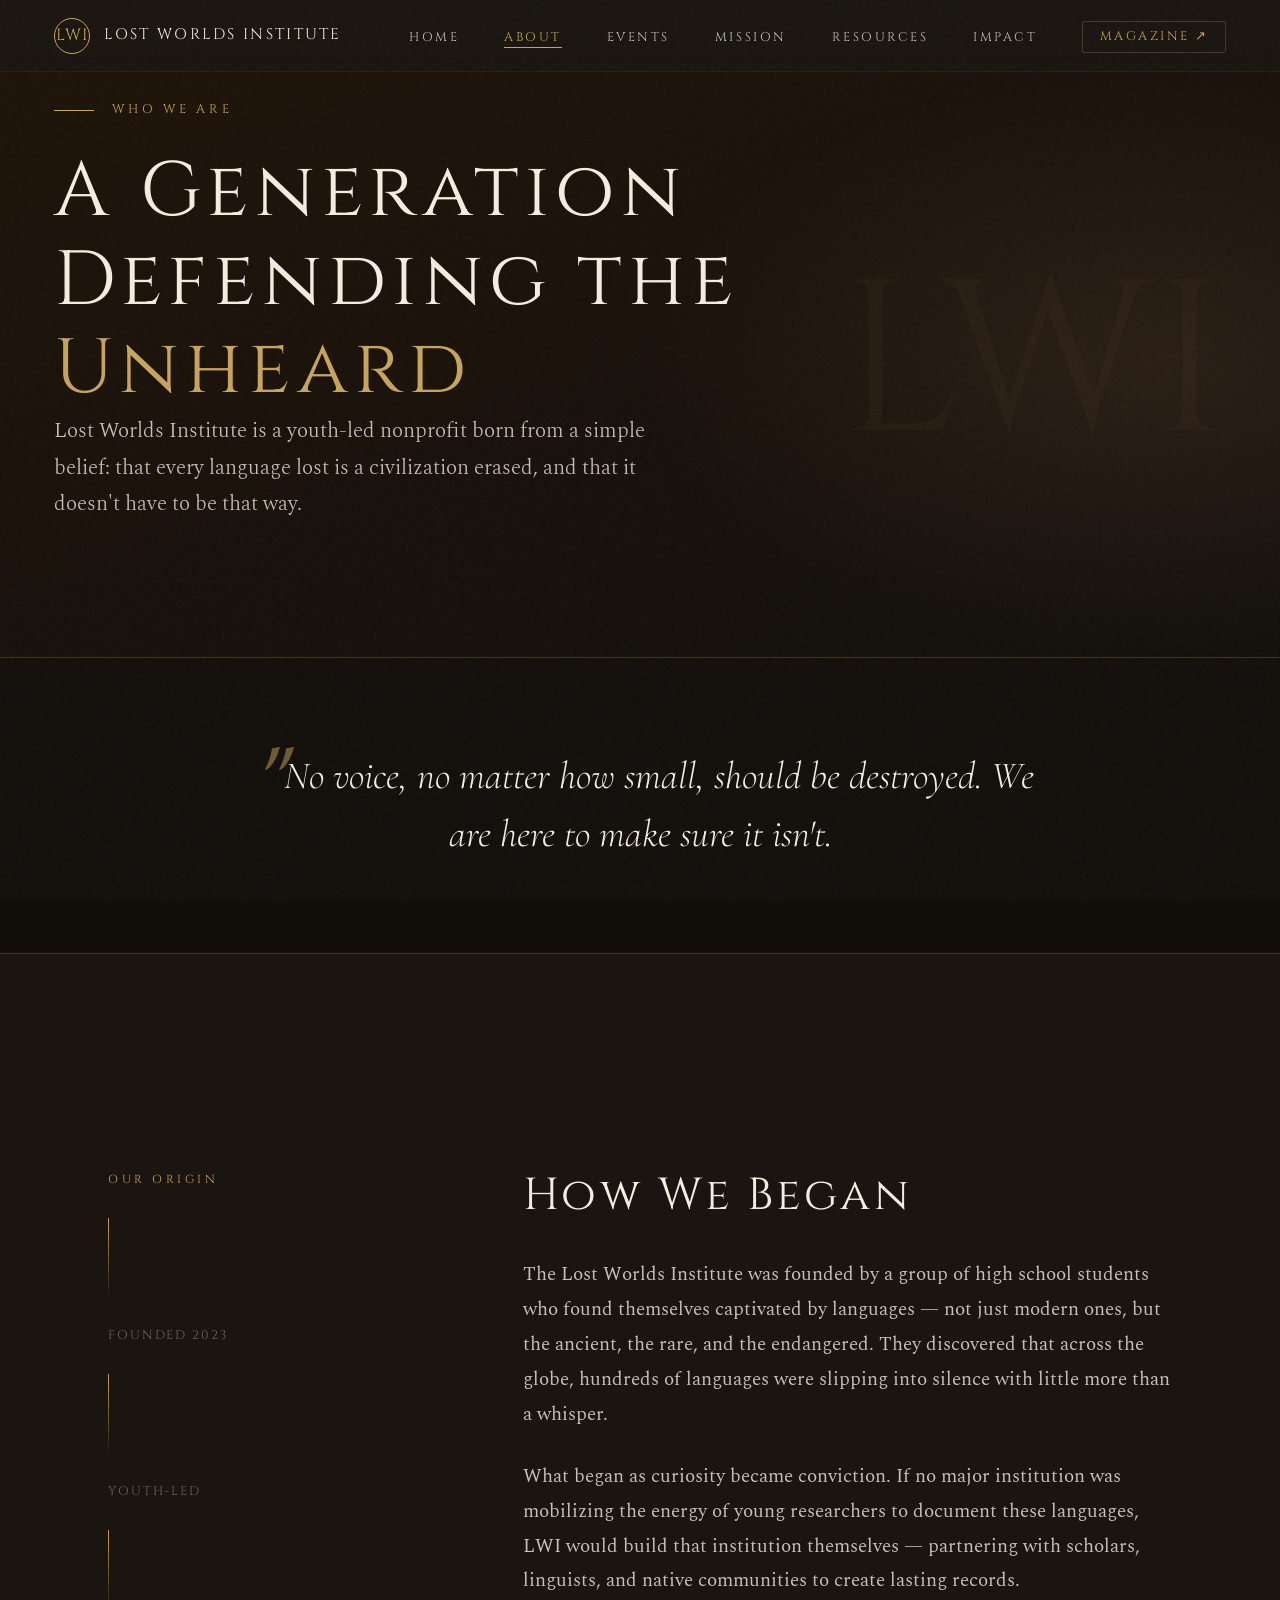
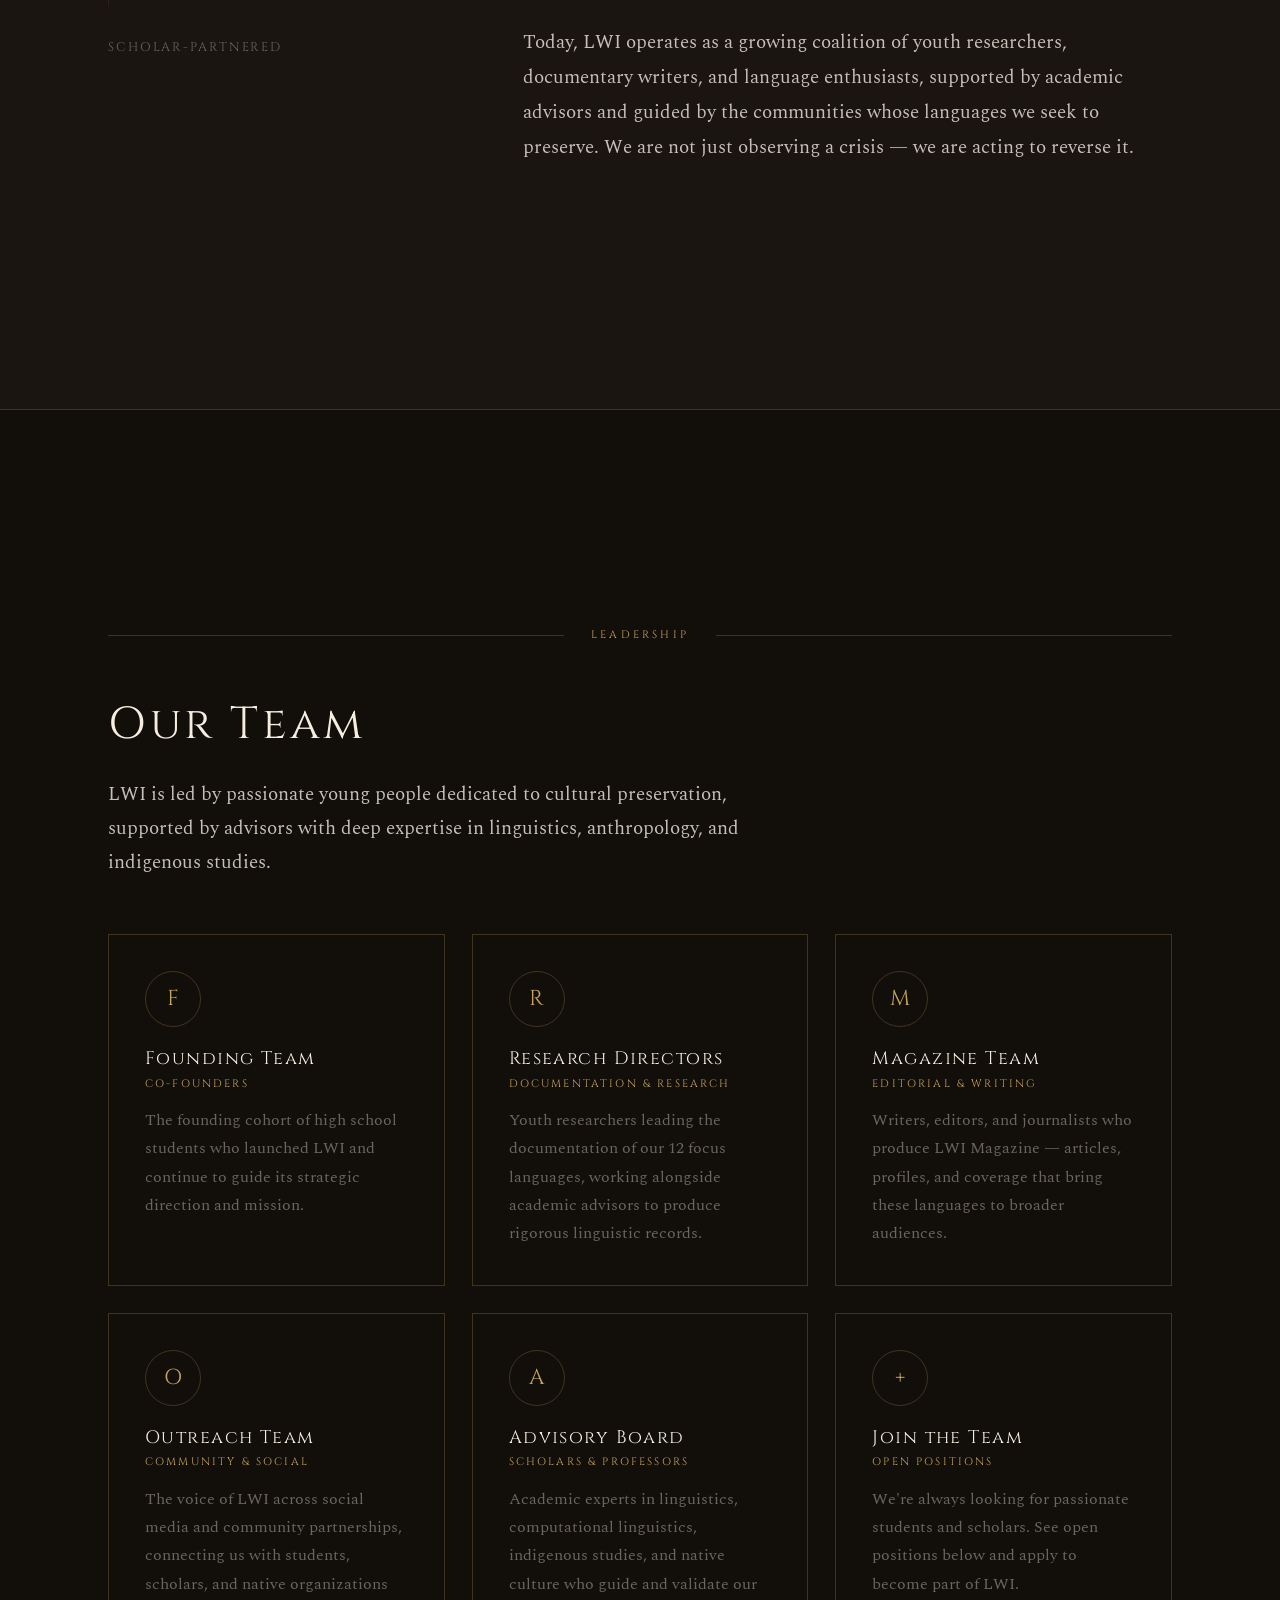
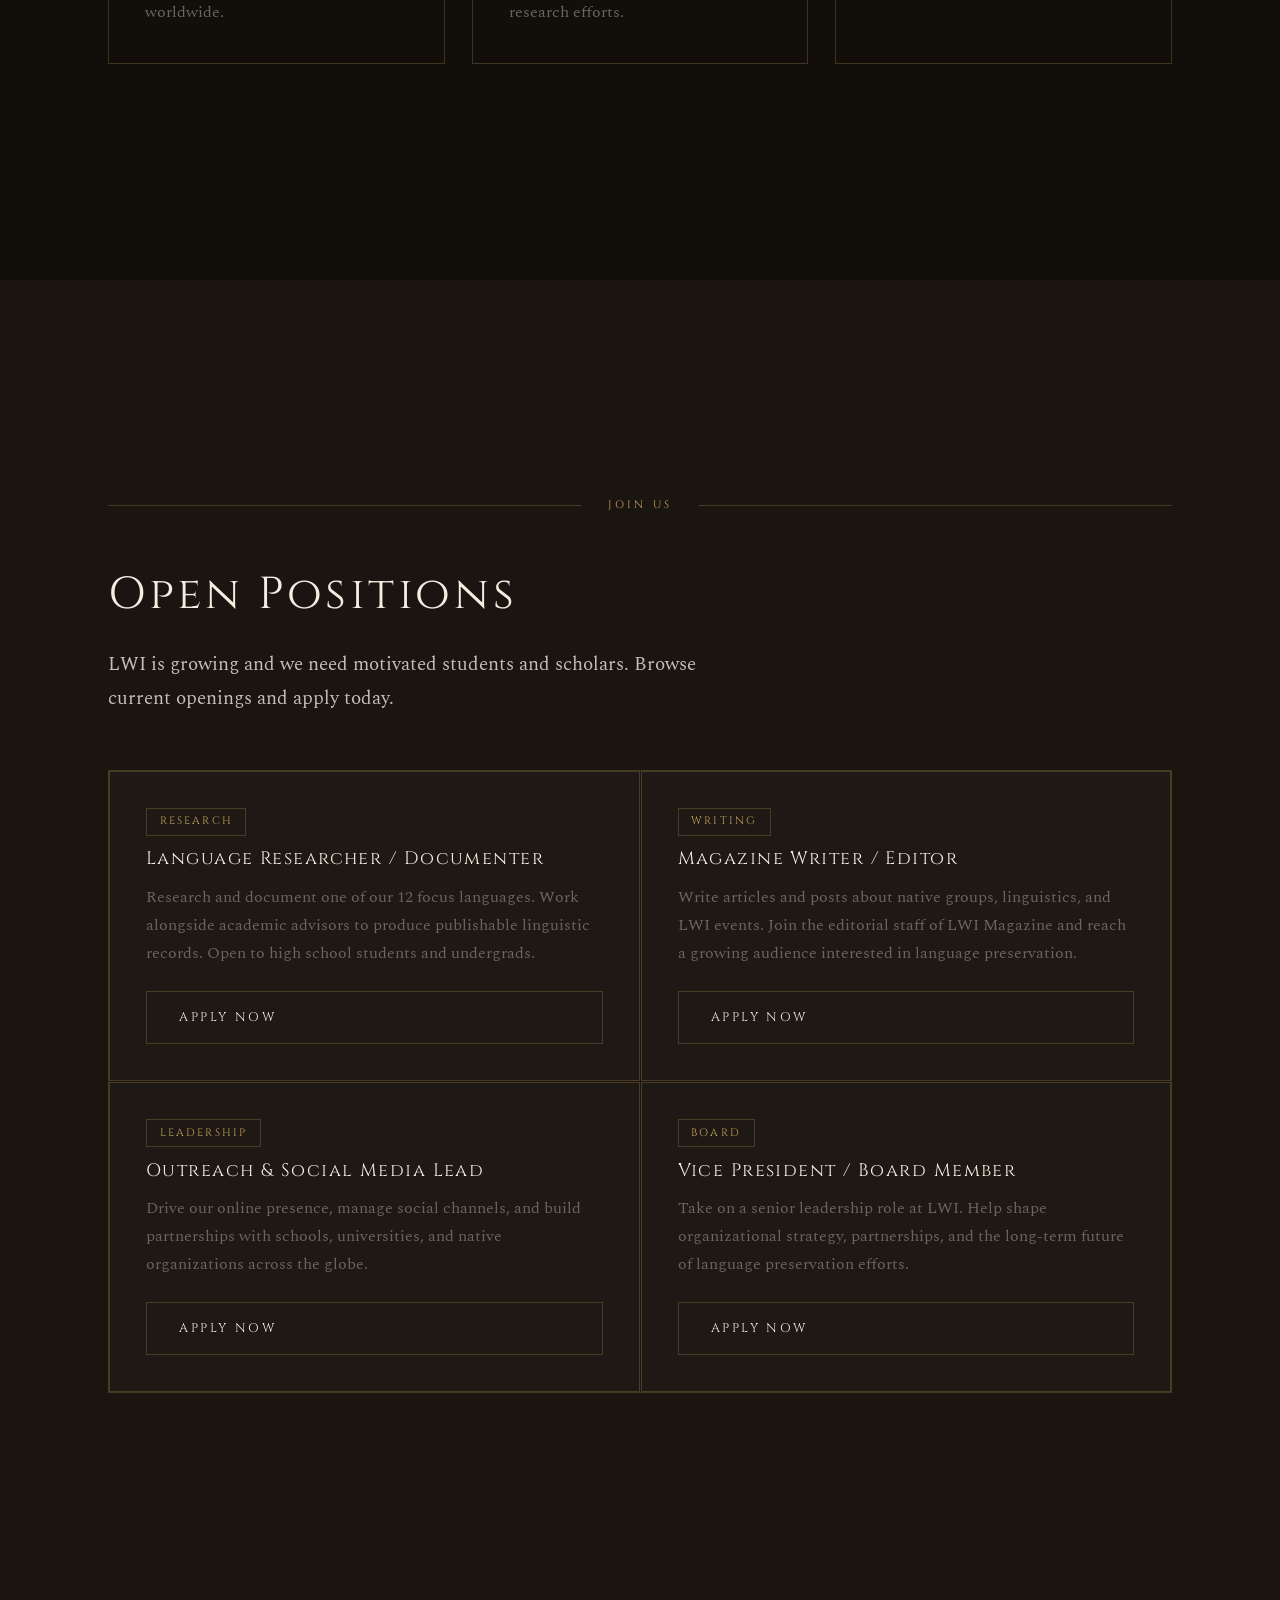
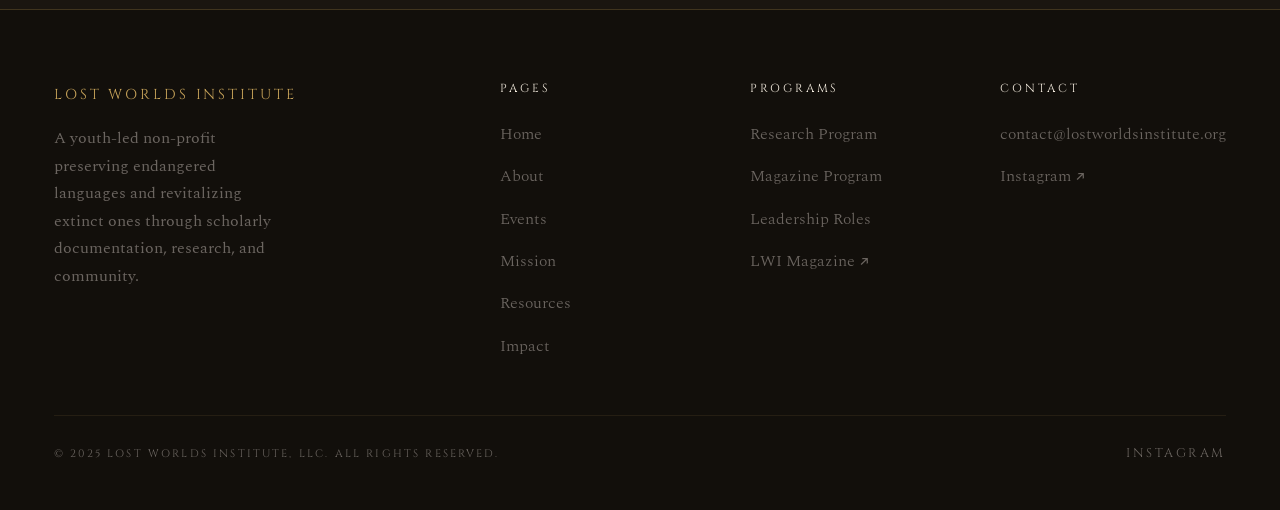
<file: about.html>
<!DOCTYPE html>
<html lang="en">
<head>
<meta charset="UTF-8" />
<meta name="viewport" content="width=device-width, initial-scale=1.0" />
<title>About — Lost Worlds Institute</title>
<style>
/* ===========================
   LOST WORLDS INSTITUTE
   Core Stylesheet
   =========================== */

@import url('https://fonts.googleapis.com/css2?family=Cormorant+Garamond:ital,wght@0,300;0,400;0,500;0,600;0,700;1,300;1,400;1,600&family=Spectral:ital,wght@0,300;0,400;0,500;1,400&family=Cinzel:wght@400;500;600&display=swap');

:root {
  --ink: #1a1510;
  --parchment: #f5ede0;
  --sand: #d4b896;
  --clay: #9b6e4e;
  --rust: #8b3a2a;
  --forest: #2d4a35;
  --ash: #6b6560;
  --light-ash: #c8c0b8;
  --cream: #faf6f0;
  --gold: #c8a45a;
  --white: #ffffff;
  --dark-surface: #120f0b;
  --card-bg: rgba(245,237,224,0.06);
  --border: rgba(200,164,90,0.25);

  --font-display: 'Cinzel', serif;
  --font-body: 'Cormorant Garamond', serif;
  --font-text: 'Spectral', serif;

  --transition: 0.35s cubic-bezier(0.25, 0.46, 0.45, 0.94);
  --nav-h: 72px;
}

*, *::before, *::after {
  box-sizing: border-box;
  margin: 0;
  padding: 0;
}

html {
  scroll-behavior: smooth;
  font-size: 18px;
}

body {
  background-color: var(--ink);
  color: var(--parchment);
  font-family: var(--font-body);
  font-weight: 300;
  line-height: 1.75;
  overflow-x: hidden;
}

/* Grain overlay */
body::before {
  content: '';
  position: fixed;
  inset: 0;
  background-image: url("data:image/svg+xml,%3Csvg viewBox='0 0 256 256' xmlns='http://www.w3.org/2000/svg'%3E%3Cfilter id='noise'%3E%3CfeTurbulence type='fractalNoise' baseFrequency='0.9' numOctaves='4' stitchTiles='stitch'/%3E%3C/filter%3E%3Crect width='100%25' height='100%25' filter='url(%23noise)' opacity='1'/%3E%3C/svg%3E");
  opacity: 0.035;
  pointer-events: none;
  z-index: 1000;
}

/* ========================
   TYPOGRAPHY
   ======================== */

h1, h2, h3, h4 {
  font-family: var(--font-display);
  font-weight: 400;
  letter-spacing: 0.08em;
  line-height: 1.15;
}

h1 { font-size: clamp(2.2rem, 6vw, 4.5rem); }
h2 { font-size: clamp(1.6rem, 3.5vw, 2.8rem); }
h3 { font-size: clamp(1.1rem, 2.5vw, 1.7rem); }

p { font-family: var(--font-text); font-size: 1rem; font-weight: 400; }

em { font-style: italic; color: var(--sand); }
strong { font-weight: 600; color: var(--parchment); }

a {
  color: var(--gold);
  text-decoration: none;
  transition: color var(--transition);
}
a:hover { color: var(--sand); }

/* ========================
   NAV
   ======================== */

.nav {
  position: fixed;
  top: 0; left: 0; right: 0;
  height: var(--nav-h);
  z-index: 900;
  display: flex;
  align-items: center;
  justify-content: space-between;
  padding: 0 3rem;
  background: linear-gradient(180deg, rgba(26,21,16,0.97) 0%, rgba(26,21,16,0.0) 100%);
  backdrop-filter: blur(8px);
  border-bottom: 1px solid rgba(200,164,90,0.08);
  transition: background var(--transition);
}

.nav.scrolled {
  background: rgba(18,15,11,0.96);
  border-bottom-color: var(--border);
}

.nav-logo {
  display: flex;
  align-items: center;
  gap: 0.75rem;
  text-decoration: none;
}

.nav-logo-symbol {
  width: 36px;
  height: 36px;
  border: 1.5px solid var(--gold);
  border-radius: 50%;
  display: flex;
  align-items: center;
  justify-content: center;
  font-family: var(--font-display);
  font-size: 0.9rem;
  color: var(--gold);
  letter-spacing: 0.05em;
  transition: transform var(--transition);
}

.nav-logo:hover .nav-logo-symbol {
  transform: rotate(10deg);
}

.nav-logo-text {
  font-family: var(--font-display);
  font-size: 0.85rem;
  letter-spacing: 0.15em;
  color: var(--parchment);
  text-transform: uppercase;
}

.nav-links {
  display: flex;
  align-items: center;
  gap: 2.5rem;
  list-style: none;
}

.nav-links a {
  font-family: var(--font-display);
  font-size: 0.7rem;
  letter-spacing: 0.2em;
  text-transform: uppercase;
  color: var(--light-ash);
  transition: color var(--transition);
  position: relative;
  padding-bottom: 2px;
}

.nav-links a::after {
  content: '';
  position: absolute;
  bottom: 0; left: 0;
  width: 0; height: 1px;
  background: var(--gold);
  transition: width var(--transition);
}

.nav-links a:hover,
.nav-links a.active {
  color: var(--gold);
}
.nav-links a:hover::after,
.nav-links a.active::after {
  width: 100%;
}

.nav-magazine {
  border: 1px solid var(--border) !important;
  padding: 0.35rem 0.9rem !important;
  border-radius: 2px;
  color: var(--gold) !important;
}
.nav-magazine:hover {
  background: rgba(200,164,90,0.1) !important;
}

.nav-hamburger {
  display: none;
  flex-direction: column;
  gap: 5px;
  cursor: pointer;
  padding: 4px;
}
.nav-hamburger span {
  display: block;
  width: 22px;
  height: 1.5px;
  background: var(--parchment);
  transition: var(--transition);
}

/* ========================
   MAIN WRAPPER
   ======================== */
.page-main {
  padding-top: var(--nav-h);
}

/* ========================
   HERO — shared base
   ======================== */

.hero {
  min-height: 92vh;
  display: flex;
  flex-direction: column;
  justify-content: flex-end;
  padding: 0 3rem 5rem;
  position: relative;
  overflow: hidden;
}

.hero-bg {
  position: absolute;
  inset: 0;
  background: linear-gradient(160deg, #2d1e10 0%, #0e0a07 55%, #1a1510 100%);
}

.hero-bg::after {
  content: '';
  position: absolute;
  inset: 0;
  background: 
    radial-gradient(ellipse 60% 50% at 70% 40%, rgba(155,110,78,0.15) 0%, transparent 70%),
    radial-gradient(ellipse 40% 60% at 20% 80%, rgba(45,74,53,0.12) 0%, transparent 70%);
}

/* Decorative script characters in bg */
.hero-glyphs {
  position: absolute;
  inset: 0;
  overflow: hidden;
  opacity: 0.06;
  font-family: var(--font-display);
  font-size: clamp(4rem, 10vw, 9rem);
  color: var(--sand);
  user-select: none;
  pointer-events: none;
}

.hero-glyph {
  position: absolute;
  animation: glyphFloat 20s ease-in-out infinite alternate;
}

@keyframes glyphFloat {
  from { transform: translateY(0) rotate(-3deg); opacity: 0.5; }
  to   { transform: translateY(-20px) rotate(2deg); opacity: 1; }
}

.hero-content {
  position: relative;
  z-index: 2;
  max-width: 900px;
}

.hero-eyebrow {
  font-family: var(--font-display);
  font-size: 0.7rem;
  letter-spacing: 0.3em;
  text-transform: uppercase;
  color: var(--gold);
  margin-bottom: 1.5rem;
  display: flex;
  align-items: center;
  gap: 1rem;
}

.hero-eyebrow::before {
  content: '';
  display: inline-block;
  width: 40px;
  height: 1px;
  background: var(--gold);
}

.hero h1 {
  color: var(--parchment);
  margin-bottom: 1.5rem;
}

.hero h1 span {
  color: var(--gold);
  display: block;
}

.hero-desc {
  font-size: 1.15rem;
  color: var(--light-ash);
  max-width: 55ch;
  margin-bottom: 2.5rem;
  font-weight: 300;
}

.hero-actions {
  display: flex;
  gap: 1.25rem;
  flex-wrap: wrap;
}

/* ========================
   BUTTONS
   ======================== */

.btn {
  display: inline-flex;
  align-items: center;
  gap: 0.6rem;
  padding: 0.8rem 1.8rem;
  font-family: var(--font-display);
  font-size: 0.7rem;
  letter-spacing: 0.2em;
  text-transform: uppercase;
  text-decoration: none;
  transition: all var(--transition);
  cursor: pointer;
  border: none;
}

.btn-primary {
  background: var(--gold);
  color: var(--ink);
}
.btn-primary:hover {
  background: var(--sand);
  color: var(--ink);
  transform: translateY(-2px);
}

.btn-ghost {
  background: transparent;
  color: var(--parchment);
  border: 1px solid var(--border);
}
.btn-ghost:hover {
  border-color: var(--gold);
  color: var(--gold);
  transform: translateY(-2px);
}

/* ========================
   DIVIDERS
   ======================== */

.section-divider {
  display: flex;
  align-items: center;
  gap: 1.5rem;
  margin-bottom: 3rem;
}

.section-divider::before,
.section-divider::after {
  content: '';
  flex: 1;
  height: 1px;
  background: var(--border);
}

.section-divider span {
  font-family: var(--font-display);
  font-size: 0.6rem;
  letter-spacing: 0.3em;
  text-transform: uppercase;
  color: var(--gold);
  white-space: nowrap;
}

/* ========================
   SECTIONS
   ======================== */

.section {
  padding: 6rem 3rem;
  max-width: 1280px;
  margin: 0 auto;
}

.section-wide {
  padding: 6rem 3rem;
}

.section-dark {
  background: var(--dark-surface);
}

.section-label {
  font-family: var(--font-display);
  font-size: 0.65rem;
  letter-spacing: 0.3em;
  text-transform: uppercase;
  color: var(--gold);
  margin-bottom: 1rem;
}

.section-heading {
  color: var(--parchment);
  margin-bottom: 1.5rem;
}

.section-body {
  color: var(--light-ash);
  font-size: 1.05rem;
  max-width: 65ch;
  line-height: 1.8;
}

/* ========================
   CARDS
   ======================== */

.card {
  background: var(--card-bg);
  border: 1px solid var(--border);
  padding: 2rem;
  transition: border-color var(--transition), transform var(--transition);
}

.card:hover {
  border-color: var(--gold);
  transform: translateY(-4px);
}

.card-num {
  font-family: var(--font-display);
  font-size: 0.6rem;
  letter-spacing: 0.3em;
  color: var(--gold);
  margin-bottom: 1rem;
}

.card h3 { color: var(--parchment); margin-bottom: 0.75rem; }
.card p { color: var(--ash); font-size: 0.95rem; }

/* ========================
   FOOTER
   ======================== */

footer {
  background: var(--dark-surface);
  border-top: 1px solid var(--border);
  padding: 4rem 3rem 2.5rem;
}

.footer-inner {
  max-width: 1280px;
  margin: 0 auto;
  display: grid;
  grid-template-columns: 2fr 1fr 1fr 1fr;
  gap: 3rem;
}

.footer-brand .footer-logo {
  font-family: var(--font-display);
  font-size: 0.8rem;
  letter-spacing: 0.2em;
  text-transform: uppercase;
  color: var(--gold);
  margin-bottom: 1rem;
  display: block;
}

.footer-brand p {
  font-size: 0.9rem;
  color: var(--ash);
  max-width: 28ch;
  line-height: 1.7;
}

.footer-col h4 {
  font-family: var(--font-display);
  font-size: 0.65rem;
  letter-spacing: 0.25em;
  text-transform: uppercase;
  color: var(--parchment);
  margin-bottom: 1.25rem;
}

.footer-col ul {
  list-style: none;
  display: flex;
  flex-direction: column;
  gap: 0.6rem;
}

.footer-col a {
  font-family: var(--font-text);
  font-size: 0.9rem;
  color: var(--ash);
  transition: color var(--transition);
}
.footer-col a:hover { color: var(--gold); }

.footer-bottom {
  max-width: 1280px;
  margin: 3rem auto 0;
  padding-top: 1.5rem;
  border-top: 1px solid rgba(200,164,90,0.1);
  display: flex;
  justify-content: space-between;
  align-items: center;
  font-family: var(--font-display);
  font-size: 0.6rem;
  letter-spacing: 0.2em;
  text-transform: uppercase;
  color: var(--ash);
}

.footer-social a {
  color: var(--ash);
  transition: color var(--transition);
  font-size: 0.7rem;
  letter-spacing: 0.2em;
}
.footer-social a:hover { color: var(--gold); }

/* ========================
   ANIMATIONS
   ======================== */

.fade-up {
  opacity: 0;
  transform: translateY(30px);
  transition: opacity 0.7s ease, transform 0.7s ease;
}
.fade-up.visible {
  opacity: 1;
  transform: translateY(0);
}

.fade-in {
  opacity: 0;
  transition: opacity 0.7s ease;
}
.fade-in.visible { opacity: 1; }

/* Stagger delays */
.delay-1 { transition-delay: 0.1s; }
.delay-2 { transition-delay: 0.2s; }
.delay-3 { transition-delay: 0.3s; }
.delay-4 { transition-delay: 0.4s; }
.delay-5 { transition-delay: 0.5s; }

/* ========================
   SCROLL LINE decoration
   ======================== */
.ornament {
  text-align: center;
  color: var(--border);
  font-size: 1.2rem;
  letter-spacing: 0.5rem;
  margin: 3rem 0;
  user-select: none;
}

/* ========================
   FORM STYLES
   ======================== */

.form-group {
  display: flex;
  flex-direction: column;
  gap: 0.5rem;
  margin-bottom: 1.5rem;
}

.form-label {
  font-family: var(--font-display);
  font-size: 0.65rem;
  letter-spacing: 0.2em;
  text-transform: uppercase;
  color: var(--light-ash);
}

.form-input,
.form-select,
.form-textarea {
  background: rgba(245,237,224,0.04);
  border: 1px solid var(--border);
  padding: 0.85rem 1.1rem;
  color: var(--parchment);
  font-family: var(--font-text);
  font-size: 1rem;
  outline: none;
  transition: border-color var(--transition);
  width: 100%;
}

.form-input:focus,
.form-select:focus,
.form-textarea:focus {
  border-color: var(--gold);
}

.form-textarea { resize: vertical; min-height: 140px; }

/* ========================
   TAG / BADGE
   ======================== */
.tag {
  display: inline-block;
  padding: 0.2rem 0.7rem;
  border: 1px solid var(--border);
  font-family: var(--font-display);
  font-size: 0.6rem;
  letter-spacing: 0.2em;
  text-transform: uppercase;
  color: var(--gold);
}

/* ========================
   MOBILE NAV
   ======================== */

@media (max-width: 900px) {
  .nav-links {
    position: fixed;
    inset: 0 0 0 40%;
    background: rgba(18,15,11,0.98);
    flex-direction: column;
    align-items: flex-start;
    padding: 6rem 2.5rem;
    gap: 2rem;
    transform: translateX(100%);
    transition: transform var(--transition);
    border-left: 1px solid var(--border);
  }

  .nav-links.open {
    transform: translateX(0);
  }

  .nav-hamburger { display: flex; }

  .nav-hamburger.open span:nth-child(1) {
    transform: translateY(6.5px) rotate(45deg);
  }
  .nav-hamburger.open span:nth-child(2) {
    opacity: 0;
  }
  .nav-hamburger.open span:nth-child(3) {
    transform: translateY(-6.5px) rotate(-45deg);
  }

  .footer-inner {
    grid-template-columns: 1fr 1fr;
  }

  .hero { padding: 0 1.5rem 4rem; }
  .section { padding: 4rem 1.5rem; }
  .section-wide { padding: 4rem 1.5rem; }
  footer { padding: 3rem 1.5rem 2rem; }
  .nav { padding: 0 1.5rem; }
}

@media (max-width: 600px) {
  .footer-inner { grid-template-columns: 1fr; }
  .footer-bottom { flex-direction: column; gap: 0.5rem; text-align: center; }
}
</style>
<style>
.about-hero {
  min-height: 65vh;
  display: flex;
  align-items: flex-end;
  padding: 0 3rem 5rem;
  position: relative;
  overflow: hidden;
  background: linear-gradient(160deg, #1e1309 0%, #120f0b 100%);
}

.about-hero-accent {
  position: absolute;
  right: 0;
  top: 0;
  bottom: 0;
  width: 50%;
  background: radial-gradient(ellipse at 80% 50%, rgba(155,110,78,0.15) 0%, transparent 70%);
}

.about-hero-lines {
  position: absolute;
  right: 3rem;
  top: 50%;
  transform: translateY(-50%);
  font-family: var(--font-display);
  font-size: 12rem;
  color: rgba(200,164,90,0.04);
  line-height: 1;
  user-select: none;
  pointer-events: none;
}

/* MISSION STATEMENT */
.mission-pull {
  background: var(--dark-surface);
  border-top: 1px solid var(--border);
  border-bottom: 1px solid var(--border);
  padding: 5rem 3rem;
  text-align: center;
}

.mission-pull blockquote {
  font-family: var(--font-body);
  font-size: clamp(1.4rem, 3vw, 2.2rem);
  font-style: italic;
  font-weight: 300;
  color: var(--parchment);
  max-width: 800px;
  margin: 0 auto;
  line-height: 1.5;
  position: relative;
}

.mission-pull blockquote::before {
  content: '"';
  font-size: 6rem;
  line-height: 0;
  vertical-align: -2rem;
  margin-right: 0.25rem;
  color: var(--gold);
  opacity: 0.5;
  font-family: var(--font-display);
}

/* ORIGIN STORY */
.origin-grid {
  display: grid;
  grid-template-columns: 1fr 2fr;
  gap: 5rem;
  align-items: start;
}

.origin-sidebar {
  position: sticky;
  top: calc(var(--nav-h) + 2rem);
}

.sidebar-line {
  width: 1px;
  height: 80px;
  background: linear-gradient(to bottom, var(--gold), transparent);
  margin: 1.5rem 0;
}

.origin-body p {
  color: var(--light-ash);
  font-size: 1.05rem;
  margin-bottom: 1.5rem;
  line-height: 1.85;
}

/* TEAM */
.team-grid {
  display: grid;
  grid-template-columns: repeat(3, 1fr);
  gap: 1.5rem;
  margin-top: 3rem;
}

.team-card {
  border: 1px solid var(--border);
  padding: 2rem;
  transition: border-color var(--transition);
}
.team-card:hover { border-color: var(--gold); }

.team-initial {
  width: 56px;
  height: 56px;
  border: 1px solid var(--border);
  border-radius: 50%;
  display: flex;
  align-items: center;
  justify-content: center;
  font-family: var(--font-display);
  font-size: 1.2rem;
  color: var(--gold);
  margin-bottom: 1.25rem;
}

.team-card h3 {
  font-size: 1rem;
  color: var(--parchment);
  margin-bottom: 0.25rem;
}

.team-role {
  font-family: var(--font-display);
  font-size: 0.6rem;
  letter-spacing: 0.2em;
  text-transform: uppercase;
  color: var(--gold);
  margin-bottom: 0.75rem;
}

.team-card p { color: var(--ash); font-size: 0.9rem; }

/* POSITIONS */
.positions-list {
  display: grid;
  grid-template-columns: 1fr 1fr;
  gap: 1px;
  border: 1px solid var(--border);
  margin-top: 3rem;
}

.position-item {
  padding: 2rem;
  border: 1px solid var(--border);
  background: rgba(245,237,224,0.02);
  display: flex;
  flex-direction: column;
  gap: 0.75rem;
  transition: background var(--transition);
}
.position-item:hover { background: rgba(200,164,90,0.04); }

.position-item h3 { color: var(--parchment); font-size: 1rem; }
.position-item p { color: var(--ash); font-size: 0.9rem; flex: 1; }
.position-item .tag { align-self: flex-start; }

@media (max-width: 900px) {
  .origin-grid { grid-template-columns: 1fr; gap: 2rem; }
  .origin-sidebar { position: static; }
  .team-grid { grid-template-columns: 1fr 1fr; }
  .positions-list { grid-template-columns: 1fr; }
  .about-hero { padding: 0 1.5rem 4rem; }
}

@media (max-width: 600px) {
  .team-grid { grid-template-columns: 1fr; }
}
</style>
</head>
<body>

<nav class="nav" id="nav">
  <a href="index.html" class="nav-logo">
    <div class="nav-logo-symbol">LWI</div>
    <span class="nav-logo-text">Lost Worlds Institute</span>
  </a>
  <ul class="nav-links">
    <li><a href="index.html">Home</a></li>
    <li><a href="about.html" class="active">About</a></li>
    <li><a href="events.html">Events</a></li>
    <li><a href="mission.html">Mission</a></li>
    <li><a href="resources.html">Resources</a></li>
    <li><a href="impact.html">Impact</a></li>
    <li><a href="https://www.lostworldsmag.com" target="_blank" class="nav-magazine">Magazine ↗</a></li>
  </ul>
  <button class="nav-hamburger" aria-label="Menu"><span></span><span></span><span></span></button>
</nav>

<main class="page-main">

  <!-- HERO -->
  <section class="about-hero">
    <div class="about-hero-accent"></div>
    <div class="about-hero-lines" aria-hidden="true">LWI</div>
    <div class="hero-content">
      <p class="hero-eyebrow">Who We Are</p>
      <h1>A Generation<br>Defending the<br><span style="color:var(--gold)">Unheard</span></h1>
      <p class="hero-desc">Lost Worlds Institute is a youth-led nonprofit born from a simple belief: that every language lost is a civilization erased, and that it doesn't have to be that way.</p>
    </div>
  </section>

  <!-- MISSION PULL QUOTE -->
  <div class="mission-pull fade-up">
    <blockquote>No voice, no matter how small, should be destroyed. We are here to make sure it isn't.</blockquote>
  </div>

  <!-- ORIGIN -->
  <div class="section-wide" style="background:var(--ink);">
    <div class="section">
      <div class="origin-grid">
        <div class="origin-sidebar fade-in">
          <p class="section-label">Our Origin</p>
          <div class="sidebar-line"></div>
          <p style="font-family:var(--font-display);font-size:0.7rem;letter-spacing:0.15em;text-transform:uppercase;color:var(--ash);">Founded 2023</p>
          <div class="sidebar-line"></div>
          <p style="font-family:var(--font-display);font-size:0.7rem;letter-spacing:0.15em;text-transform:uppercase;color:var(--ash);">Youth-Led</p>
          <div class="sidebar-line"></div>
          <p style="font-family:var(--font-display);font-size:0.7rem;letter-spacing:0.15em;text-transform:uppercase;color:var(--ash);">Scholar-Partnered</p>
        </div>
        <div class="origin-body fade-up">
          <h2 class="section-heading" style="margin-bottom:2rem;">How We Began</h2>
          <p>The Lost Worlds Institute was founded by a group of high school students who found themselves captivated by languages — not just modern ones, but the ancient, the rare, and the endangered. They discovered that across the globe, hundreds of languages were slipping into silence with little more than a whisper.</p>
          <p>What began as curiosity became conviction. If no major institution was mobilizing the energy of young researchers to document these languages, LWI would build that institution themselves — partnering with scholars, linguists, and native communities to create lasting records.</p>
          <p>Today, LWI operates as a growing coalition of youth researchers, documentary writers, and language enthusiasts, supported by academic advisors and guided by the communities whose languages we seek to preserve. We are not just observing a crisis — we are acting to reverse it.</p>
        </div>
      </div>
    </div>
  </div>

  <!-- TEAM -->
  <div class="section-wide" style="background:var(--dark-surface);border-top:1px solid var(--border);">
    <div class="section">
      <div class="section-divider"><span>Leadership</span></div>
      <h2 class="section-heading fade-up">Our Team</h2>
      <p class="section-body fade-up delay-1">LWI is led by passionate young people dedicated to cultural preservation, supported by advisors with deep expertise in linguistics, anthropology, and indigenous studies.</p>
      <div class="team-grid">
        <div class="team-card fade-up">
          <div class="team-initial">F</div>
          <h3>Founding Team</h3>
          <div class="team-role">Co-Founders</div>
          <p>The founding cohort of high school students who launched LWI and continue to guide its strategic direction and mission.</p>
        </div>
        <div class="team-card fade-up delay-1">
          <div class="team-initial">R</div>
          <h3>Research Directors</h3>
          <div class="team-role">Documentation & Research</div>
          <p>Youth researchers leading the documentation of our 12 focus languages, working alongside academic advisors to produce rigorous linguistic records.</p>
        </div>
        <div class="team-card fade-up delay-2">
          <div class="team-initial">M</div>
          <h3>Magazine Team</h3>
          <div class="team-role">Editorial & Writing</div>
          <p>Writers, editors, and journalists who produce LWI Magazine — articles, profiles, and coverage that bring these languages to broader audiences.</p>
        </div>
        <div class="team-card fade-up delay-3">
          <div class="team-initial">O</div>
          <h3>Outreach Team</h3>
          <div class="team-role">Community & Social</div>
          <p>The voice of LWI across social media and community partnerships, connecting us with students, scholars, and native organizations worldwide.</p>
        </div>
        <div class="team-card fade-up delay-4">
          <div class="team-initial">A</div>
          <h3>Advisory Board</h3>
          <div class="team-role">Scholars & Professors</div>
          <p>Academic experts in linguistics, computational linguistics, indigenous studies, and native culture who guide and validate our research efforts.</p>
        </div>
        <div class="team-card fade-up delay-5">
          <div class="team-initial">+</div>
          <h3>Join the Team</h3>
          <div class="team-role">Open Positions</div>
          <p>We're always looking for passionate students and scholars. See open positions below and apply to become part of LWI.</p>
        </div>
      </div>
    </div>
  </div>

  <!-- OPEN POSITIONS -->
  <div class="section-wide" style="background:var(--ink);">
    <div class="section">
      <div class="section-divider"><span>Join Us</span></div>
      <h2 class="section-heading fade-up">Open Positions</h2>
      <p class="section-body fade-up delay-1">LWI is growing and we need motivated students and scholars. Browse current openings and apply today.</p>
      <div class="positions-list">
        <div class="position-item fade-up">
          <div class="tag">Research</div>
          <h3>Language Researcher / Documenter</h3>
          <p>Research and document one of our 12 focus languages. Work alongside academic advisors to produce publishable linguistic records. Open to high school students and undergrads.</p>
          <a href="https://forms.gle/FsWHHQZ4N7CzUd9U7" target="_blank" class="btn btn-ghost" style="margin-top:0.5rem;">Apply Now</a>
        </div>
        <div class="position-item fade-up delay-1">
          <div class="tag">Writing</div>
          <h3>Magazine Writer / Editor</h3>
          <p>Write articles and posts about native groups, linguistics, and LWI events. Join the editorial staff of LWI Magazine and reach a growing audience interested in language preservation.</p>
          <a href="https://forms.gle/gR66SaEhDUA8CdTc8" target="_blank" class="btn btn-ghost" style="margin-top:0.5rem;">Apply Now</a>
        </div>
        <div class="position-item fade-up delay-2">
          <div class="tag">Leadership</div>
          <h3>Outreach & Social Media Lead</h3>
          <p>Drive our online presence, manage social channels, and build partnerships with schools, universities, and native organizations across the globe.</p>
          <a href="https://forms.gle/3pGccyWoJjhpX7Nr7" target="_blank" class="btn btn-ghost" style="margin-top:0.5rem;">Apply Now</a>
        </div>
        <div class="position-item fade-up delay-3">
          <div class="tag">Board</div>
          <h3>Vice President / Board Member</h3>
          <p>Take on a senior leadership role at LWI. Help shape organizational strategy, partnerships, and the long-term future of language preservation efforts.</p>
          <a href="https://forms.gle/3pGccyWoJjhpX7Nr7" target="_blank" class="btn btn-ghost" style="margin-top:0.5rem;">Apply Now</a>
        </div>
      </div>
    </div>
  </div>

</main>

<footer>
  <div class="footer-inner">
    <div class="footer-brand">
      <span class="footer-logo">Lost Worlds Institute</span>
      <p>A youth-led non-profit preserving endangered languages and revitalizing extinct ones through scholarly documentation, research, and community.</p>
    </div>
    <div class="footer-col">
      <h4>Pages</h4>
      <ul>
        <li><a href="index.html">Home</a></li>
        <li><a href="about.html">About</a></li>
        <li><a href="events.html">Events</a></li>
        <li><a href="mission.html">Mission</a></li>
        <li><a href="resources.html">Resources</a></li>
        <li><a href="impact.html">Impact</a></li>
      </ul>
    </div>
    <div class="footer-col">
      <h4>Programs</h4>
      <ul>
        <li><a href="https://forms.gle/FsWHHQZ4N7CzUd9U7" target="_blank">Research Program</a></li>
        <li><a href="https://forms.gle/gR66SaEhDUA8CdTc8" target="_blank">Magazine Program</a></li>
        <li><a href="https://forms.gle/3pGccyWoJjhpX7Nr7" target="_blank">Leadership Roles</a></li>
        <li><a href="https://www.lostworldsmag.com" target="_blank">LWI Magazine ↗</a></li>
      </ul>
    </div>
    <div class="footer-col">
      <h4>Contact</h4>
      <ul>
        <li><a href="mailto:contact@lostworldsinstitute.org">contact@lostworldsinstitute.org</a></li>
        <li><a href="https://www.instagram.com/lostworldsinstitute/" target="_blank">Instagram ↗</a></li>
      </ul>
    </div>
  </div>
  <div class="footer-bottom">
    <span>© 2025 Lost Worlds Institute, LLC. All rights reserved.</span>
    <div class="footer-social"><a href="https://www.instagram.com/lostworldsinstitute/" target="_blank">Instagram</a></div>
  </div>
</footer>

<script>
// ==============================
// LOST WORLDS INSTITUTE — main.js
// ==============================

(function () {
  'use strict';

  // NAV SCROLL
  const nav = document.querySelector('.nav');
  window.addEventListener('scroll', () => {
    nav.classList.toggle('scrolled', window.scrollY > 50);
  });

  // HAMBURGER MENU
  const hamburger = document.querySelector('.nav-hamburger');
  const navLinks = document.querySelector('.nav-links');
  if (hamburger && navLinks) {
    hamburger.addEventListener('click', () => {
      hamburger.classList.toggle('open');
      navLinks.classList.toggle('open');
    });
    // Close on link click
    navLinks.querySelectorAll('a').forEach(a => {
      a.addEventListener('click', () => {
        hamburger.classList.remove('open');
        navLinks.classList.remove('open');
      });
    });
  }

  // ACTIVE NAV LINK
  const currentPath = window.location.pathname.replace(/\/$/, '') || '/index';
  document.querySelectorAll('.nav-links a').forEach(a => {
    const href = a.getAttribute('href').replace(/\/$/, '') || '/index';
    if (href === currentPath || (currentPath === '' && href === '/index')) {
      a.classList.add('active');
    }
  });

  // INTERSECTION OBSERVER — fade animations
  const animEls = document.querySelectorAll('.fade-up, .fade-in');
  if (animEls.length) {
    const observer = new IntersectionObserver((entries) => {
      entries.forEach(e => {
        if (e.isIntersecting) {
          e.target.classList.add('visible');
          observer.unobserve(e.target);
        }
      });
    }, { threshold: 0.12 });
    animEls.forEach(el => observer.observe(el));
  }

  // COUNTER ANIMATION
  function animateCount(el) {
    const target = parseInt(el.dataset.count);
    const suffix = el.dataset.suffix || '';
    const duration = 1800;
    const start = performance.now();
    const ease = t => t < 0.5 ? 2 * t * t : -1 + (4 - 2 * t) * t;
    function step(now) {
      const t = Math.min((now - start) / duration, 1);
      el.textContent = Math.round(ease(t) * target) + suffix;
      if (t < 1) requestAnimationFrame(step);
    }
    requestAnimationFrame(step);
  }

  const counters = document.querySelectorAll('[data-count]');
  if (counters.length) {
    const counterObs = new IntersectionObserver(entries => {
      entries.forEach(e => {
        if (e.isIntersecting) {
          animateCount(e.target);
          counterObs.unobserve(e.target);
        }
      });
    }, { threshold: 0.5 });
    counters.forEach(c => counterObs.observe(c));
  }

  // FAQ ACCORDION
  document.querySelectorAll('.faq-item').forEach(item => {
    const q = item.querySelector('.faq-q');
    const a = item.querySelector('.faq-a');
    if (!q || !a) return;
    q.addEventListener('click', () => {
      const isOpen = item.classList.contains('open');
      document.querySelectorAll('.faq-item.open').forEach(i => {
        i.classList.remove('open');
        i.querySelector('.faq-a').style.maxHeight = null;
      });
      if (!isOpen) {
        item.classList.add('open');
        a.style.maxHeight = a.scrollHeight + 'px';
      }
    });
  });

  // TAB SWITCHER (for Resources page)
  document.querySelectorAll('.tab-btn').forEach(btn => {
    btn.addEventListener('click', () => {
      const target = btn.dataset.tab;
      document.querySelectorAll('.tab-btn').forEach(b => b.classList.remove('active'));
      document.querySelectorAll('.tab-panel').forEach(p => p.classList.remove('active'));
      btn.classList.add('active');
      const panel = document.getElementById(target);
      if (panel) panel.classList.add('active');
    });
  });

  // NEWSLETTER FORM
  document.querySelectorAll('.newsletter-form').forEach(form => {
    form.addEventListener('submit', e => {
      e.preventDefault();
      const input = form.querySelector('input[type="email"]');
      if (!input || !input.value) return;
      form.innerHTML = `<p style="color:var(--gold);font-family:var(--font-display);font-size:0.75rem;letter-spacing:0.2em;text-transform:uppercase;">✦ Thank you for joining us</p>`;
    });
  });

})();
</script>
</body>
</html>
</file>
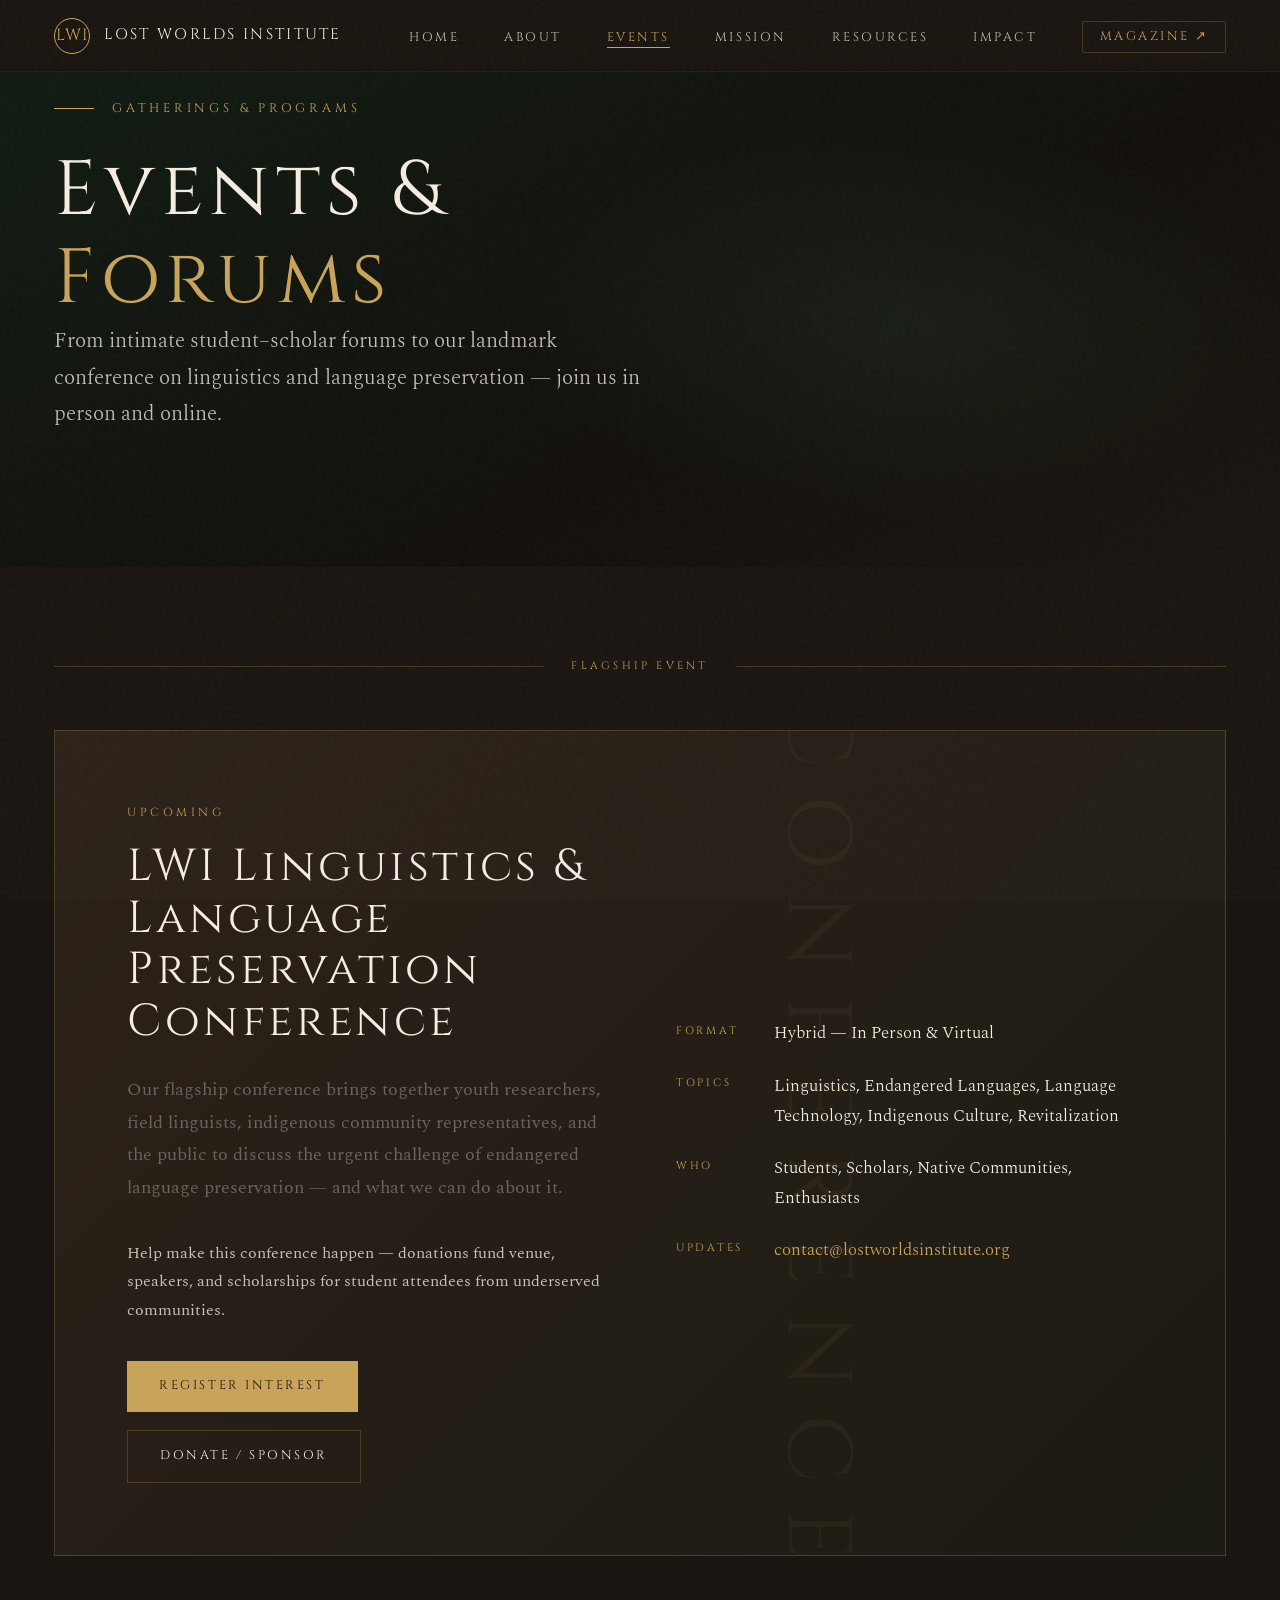
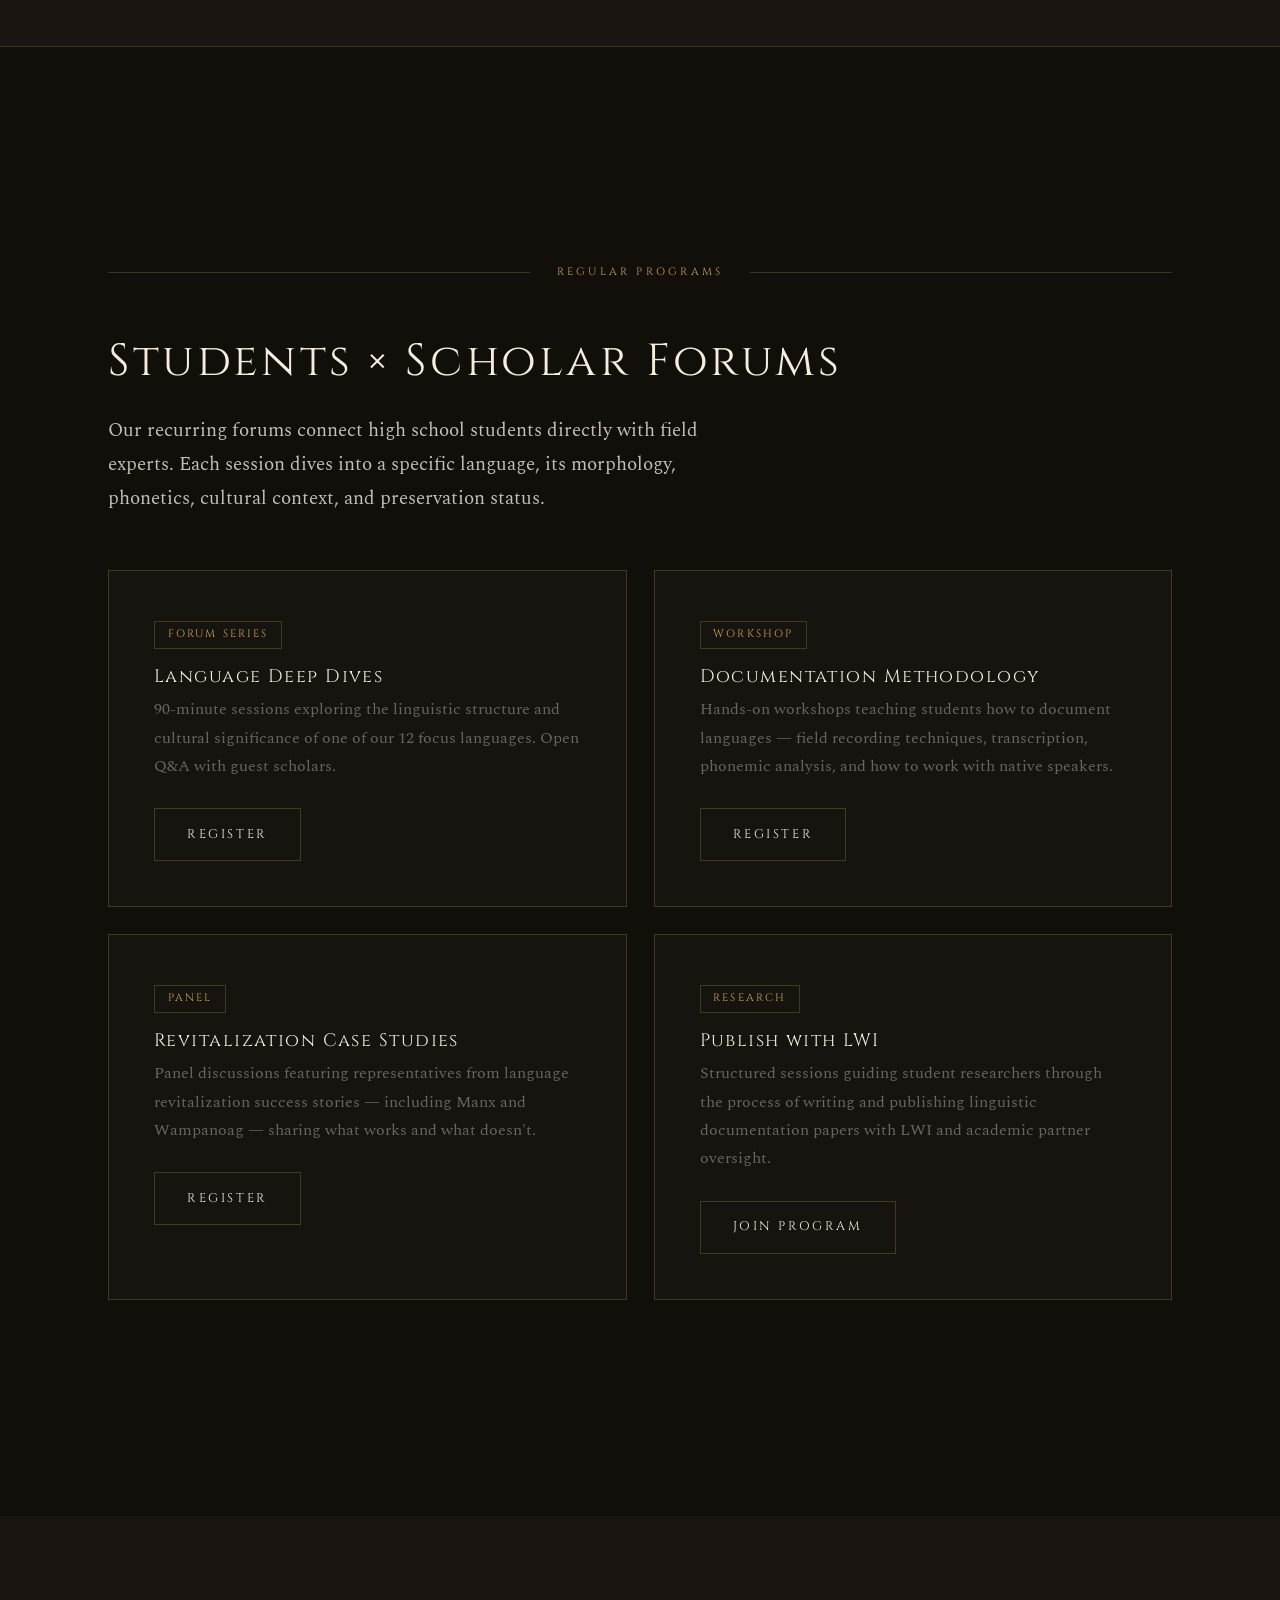
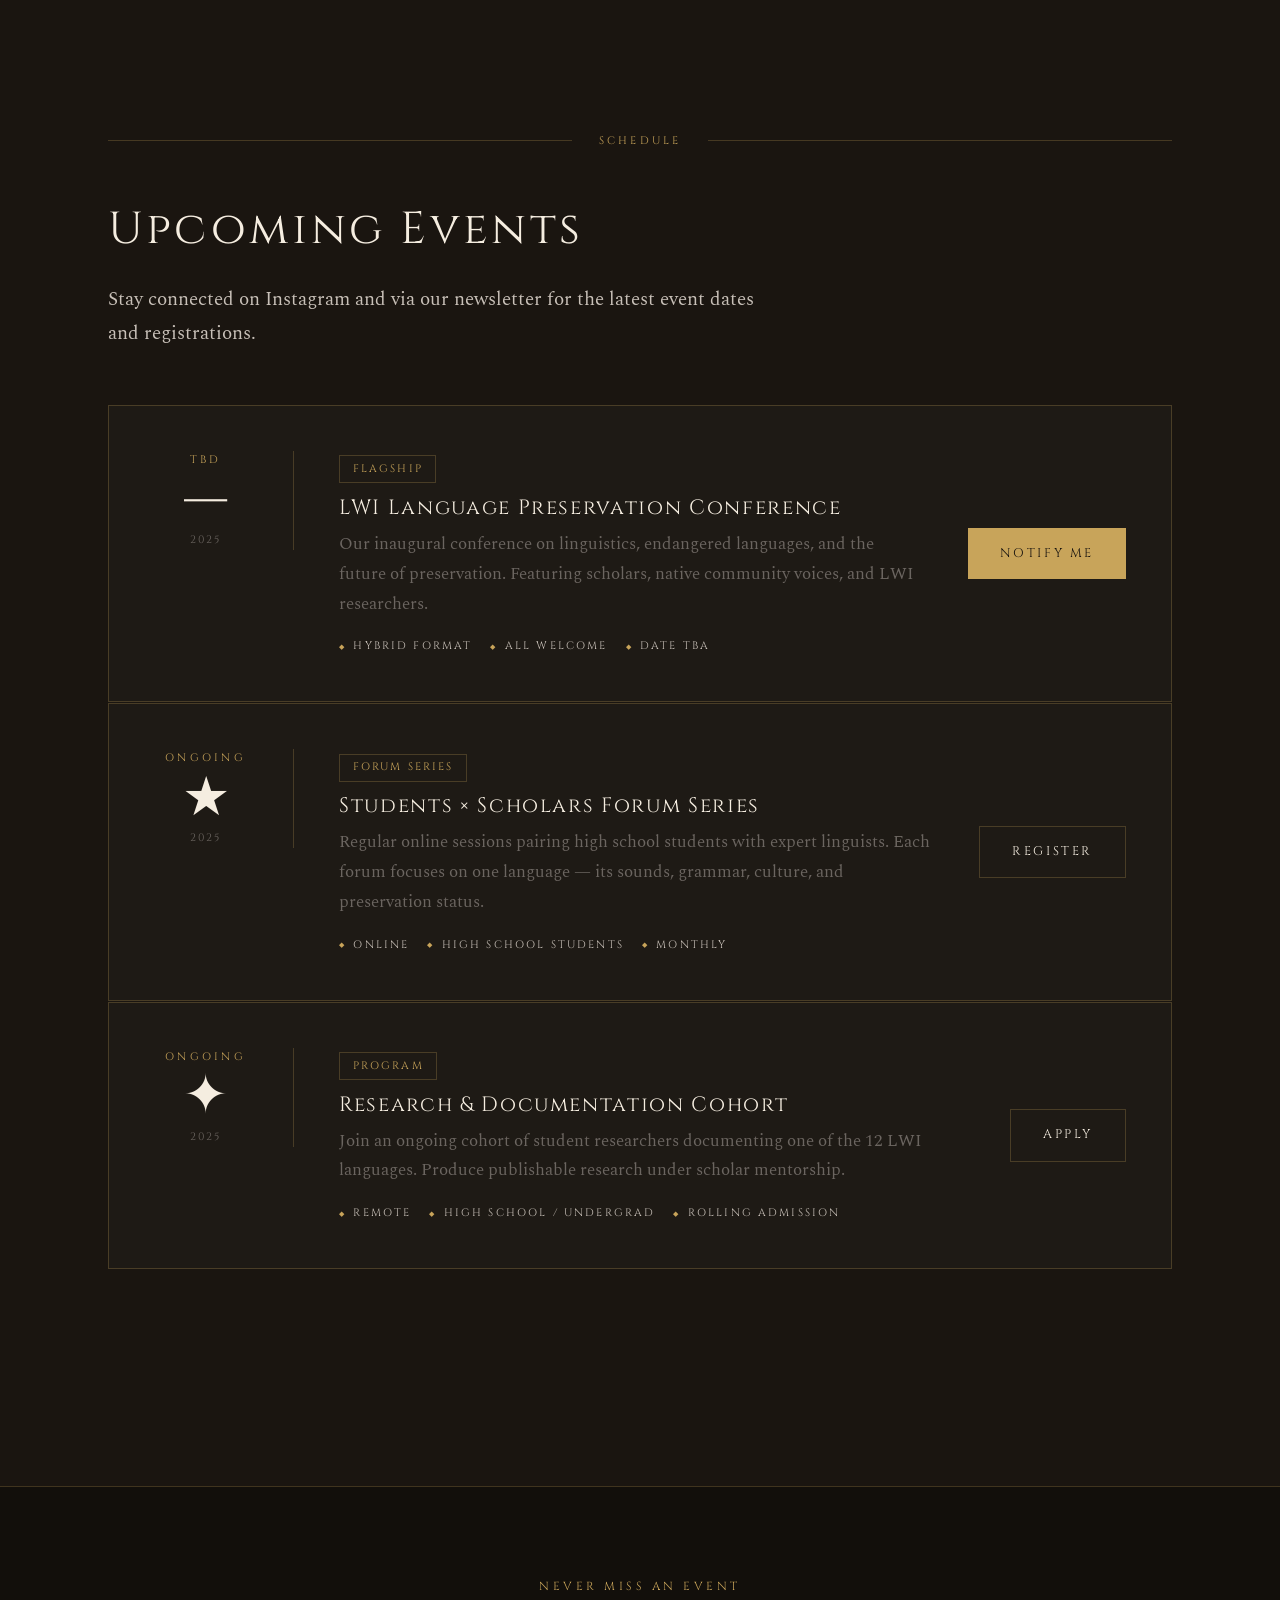
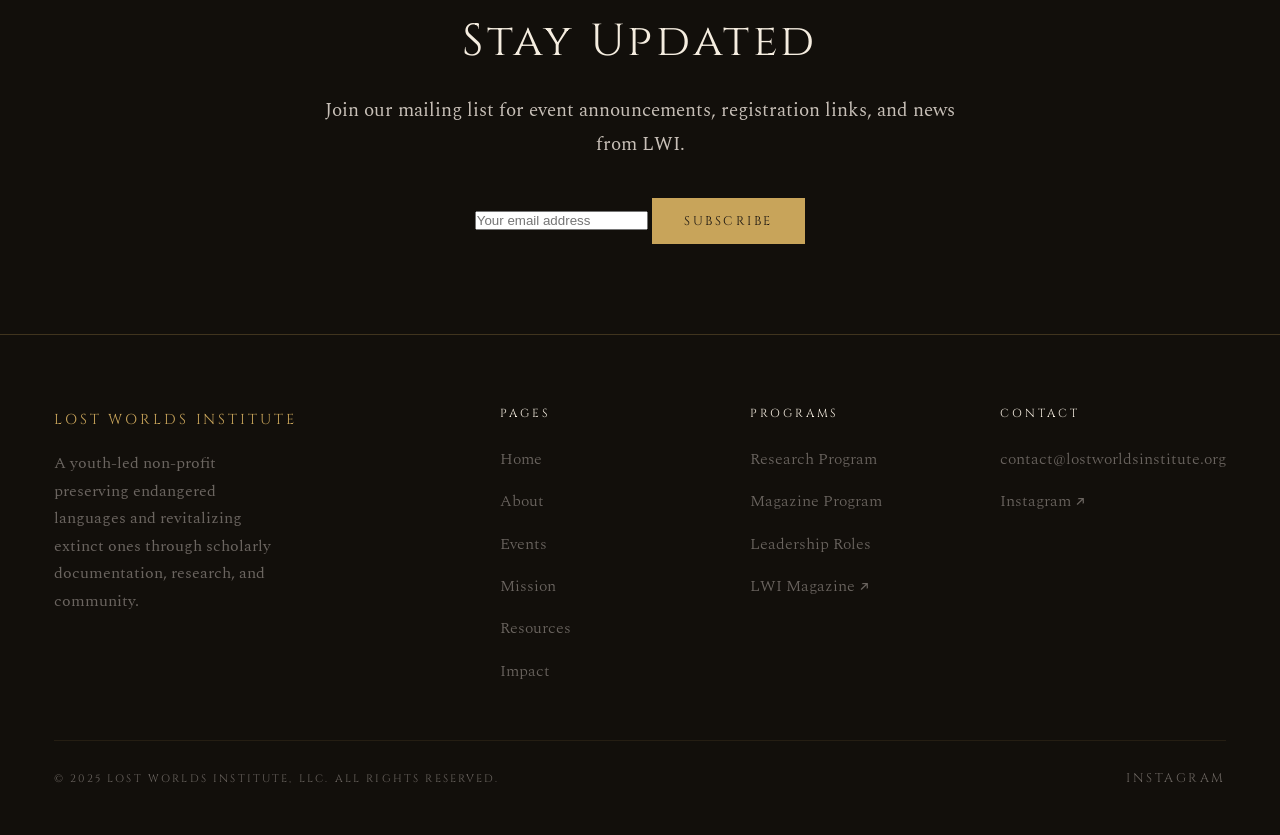
<file: events.html>
<!DOCTYPE html>
<html lang="en">
<head>
<meta charset="UTF-8" />
<meta name="viewport" content="width=device-width, initial-scale=1.0" />
<title>Events — Lost Worlds Institute</title>
<style>
/* ===========================
   LOST WORLDS INSTITUTE
   Core Stylesheet
   =========================== */

@import url('https://fonts.googleapis.com/css2?family=Cormorant+Garamond:ital,wght@0,300;0,400;0,500;0,600;0,700;1,300;1,400;1,600&family=Spectral:ital,wght@0,300;0,400;0,500;1,400&family=Cinzel:wght@400;500;600&display=swap');

:root {
  --ink: #1a1510;
  --parchment: #f5ede0;
  --sand: #d4b896;
  --clay: #9b6e4e;
  --rust: #8b3a2a;
  --forest: #2d4a35;
  --ash: #6b6560;
  --light-ash: #c8c0b8;
  --cream: #faf6f0;
  --gold: #c8a45a;
  --white: #ffffff;
  --dark-surface: #120f0b;
  --card-bg: rgba(245,237,224,0.06);
  --border: rgba(200,164,90,0.25);

  --font-display: 'Cinzel', serif;
  --font-body: 'Cormorant Garamond', serif;
  --font-text: 'Spectral', serif;

  --transition: 0.35s cubic-bezier(0.25, 0.46, 0.45, 0.94);
  --nav-h: 72px;
}

*, *::before, *::after {
  box-sizing: border-box;
  margin: 0;
  padding: 0;
}

html {
  scroll-behavior: smooth;
  font-size: 18px;
}

body {
  background-color: var(--ink);
  color: var(--parchment);
  font-family: var(--font-body);
  font-weight: 300;
  line-height: 1.75;
  overflow-x: hidden;
}

/* Grain overlay */
body::before {
  content: '';
  position: fixed;
  inset: 0;
  background-image: url("data:image/svg+xml,%3Csvg viewBox='0 0 256 256' xmlns='http://www.w3.org/2000/svg'%3E%3Cfilter id='noise'%3E%3CfeTurbulence type='fractalNoise' baseFrequency='0.9' numOctaves='4' stitchTiles='stitch'/%3E%3C/filter%3E%3Crect width='100%25' height='100%25' filter='url(%23noise)' opacity='1'/%3E%3C/svg%3E");
  opacity: 0.035;
  pointer-events: none;
  z-index: 1000;
}

/* ========================
   TYPOGRAPHY
   ======================== */

h1, h2, h3, h4 {
  font-family: var(--font-display);
  font-weight: 400;
  letter-spacing: 0.08em;
  line-height: 1.15;
}

h1 { font-size: clamp(2.2rem, 6vw, 4.5rem); }
h2 { font-size: clamp(1.6rem, 3.5vw, 2.8rem); }
h3 { font-size: clamp(1.1rem, 2.5vw, 1.7rem); }

p { font-family: var(--font-text); font-size: 1rem; font-weight: 400; }

em { font-style: italic; color: var(--sand); }
strong { font-weight: 600; color: var(--parchment); }

a {
  color: var(--gold);
  text-decoration: none;
  transition: color var(--transition);
}
a:hover { color: var(--sand); }

/* ========================
   NAV
   ======================== */

.nav {
  position: fixed;
  top: 0; left: 0; right: 0;
  height: var(--nav-h);
  z-index: 900;
  display: flex;
  align-items: center;
  justify-content: space-between;
  padding: 0 3rem;
  background: linear-gradient(180deg, rgba(26,21,16,0.97) 0%, rgba(26,21,16,0.0) 100%);
  backdrop-filter: blur(8px);
  border-bottom: 1px solid rgba(200,164,90,0.08);
  transition: background var(--transition);
}

.nav.scrolled {
  background: rgba(18,15,11,0.96);
  border-bottom-color: var(--border);
}

.nav-logo {
  display: flex;
  align-items: center;
  gap: 0.75rem;
  text-decoration: none;
}

.nav-logo-symbol {
  width: 36px;
  height: 36px;
  border: 1.5px solid var(--gold);
  border-radius: 50%;
  display: flex;
  align-items: center;
  justify-content: center;
  font-family: var(--font-display);
  font-size: 0.9rem;
  color: var(--gold);
  letter-spacing: 0.05em;
  transition: transform var(--transition);
}

.nav-logo:hover .nav-logo-symbol {
  transform: rotate(10deg);
}

.nav-logo-text {
  font-family: var(--font-display);
  font-size: 0.85rem;
  letter-spacing: 0.15em;
  color: var(--parchment);
  text-transform: uppercase;
}

.nav-links {
  display: flex;
  align-items: center;
  gap: 2.5rem;
  list-style: none;
}

.nav-links a {
  font-family: var(--font-display);
  font-size: 0.7rem;
  letter-spacing: 0.2em;
  text-transform: uppercase;
  color: var(--light-ash);
  transition: color var(--transition);
  position: relative;
  padding-bottom: 2px;
}

.nav-links a::after {
  content: '';
  position: absolute;
  bottom: 0; left: 0;
  width: 0; height: 1px;
  background: var(--gold);
  transition: width var(--transition);
}

.nav-links a:hover,
.nav-links a.active {
  color: var(--gold);
}
.nav-links a:hover::after,
.nav-links a.active::after {
  width: 100%;
}

.nav-magazine {
  border: 1px solid var(--border) !important;
  padding: 0.35rem 0.9rem !important;
  border-radius: 2px;
  color: var(--gold) !important;
}
.nav-magazine:hover {
  background: rgba(200,164,90,0.1) !important;
}

.nav-hamburger {
  display: none;
  flex-direction: column;
  gap: 5px;
  cursor: pointer;
  padding: 4px;
}
.nav-hamburger span {
  display: block;
  width: 22px;
  height: 1.5px;
  background: var(--parchment);
  transition: var(--transition);
}

/* ========================
   MAIN WRAPPER
   ======================== */
.page-main {
  padding-top: var(--nav-h);
}

/* ========================
   HERO — shared base
   ======================== */

.hero {
  min-height: 92vh;
  display: flex;
  flex-direction: column;
  justify-content: flex-end;
  padding: 0 3rem 5rem;
  position: relative;
  overflow: hidden;
}

.hero-bg {
  position: absolute;
  inset: 0;
  background: linear-gradient(160deg, #2d1e10 0%, #0e0a07 55%, #1a1510 100%);
}

.hero-bg::after {
  content: '';
  position: absolute;
  inset: 0;
  background: 
    radial-gradient(ellipse 60% 50% at 70% 40%, rgba(155,110,78,0.15) 0%, transparent 70%),
    radial-gradient(ellipse 40% 60% at 20% 80%, rgba(45,74,53,0.12) 0%, transparent 70%);
}

/* Decorative script characters in bg */
.hero-glyphs {
  position: absolute;
  inset: 0;
  overflow: hidden;
  opacity: 0.06;
  font-family: var(--font-display);
  font-size: clamp(4rem, 10vw, 9rem);
  color: var(--sand);
  user-select: none;
  pointer-events: none;
}

.hero-glyph {
  position: absolute;
  animation: glyphFloat 20s ease-in-out infinite alternate;
}

@keyframes glyphFloat {
  from { transform: translateY(0) rotate(-3deg); opacity: 0.5; }
  to   { transform: translateY(-20px) rotate(2deg); opacity: 1; }
}

.hero-content {
  position: relative;
  z-index: 2;
  max-width: 900px;
}

.hero-eyebrow {
  font-family: var(--font-display);
  font-size: 0.7rem;
  letter-spacing: 0.3em;
  text-transform: uppercase;
  color: var(--gold);
  margin-bottom: 1.5rem;
  display: flex;
  align-items: center;
  gap: 1rem;
}

.hero-eyebrow::before {
  content: '';
  display: inline-block;
  width: 40px;
  height: 1px;
  background: var(--gold);
}

.hero h1 {
  color: var(--parchment);
  margin-bottom: 1.5rem;
}

.hero h1 span {
  color: var(--gold);
  display: block;
}

.hero-desc {
  font-size: 1.15rem;
  color: var(--light-ash);
  max-width: 55ch;
  margin-bottom: 2.5rem;
  font-weight: 300;
}

.hero-actions {
  display: flex;
  gap: 1.25rem;
  flex-wrap: wrap;
}

/* ========================
   BUTTONS
   ======================== */

.btn {
  display: inline-flex;
  align-items: center;
  gap: 0.6rem;
  padding: 0.8rem 1.8rem;
  font-family: var(--font-display);
  font-size: 0.7rem;
  letter-spacing: 0.2em;
  text-transform: uppercase;
  text-decoration: none;
  transition: all var(--transition);
  cursor: pointer;
  border: none;
}

.btn-primary {
  background: var(--gold);
  color: var(--ink);
}
.btn-primary:hover {
  background: var(--sand);
  color: var(--ink);
  transform: translateY(-2px);
}

.btn-ghost {
  background: transparent;
  color: var(--parchment);
  border: 1px solid var(--border);
}
.btn-ghost:hover {
  border-color: var(--gold);
  color: var(--gold);
  transform: translateY(-2px);
}

/* ========================
   DIVIDERS
   ======================== */

.section-divider {
  display: flex;
  align-items: center;
  gap: 1.5rem;
  margin-bottom: 3rem;
}

.section-divider::before,
.section-divider::after {
  content: '';
  flex: 1;
  height: 1px;
  background: var(--border);
}

.section-divider span {
  font-family: var(--font-display);
  font-size: 0.6rem;
  letter-spacing: 0.3em;
  text-transform: uppercase;
  color: var(--gold);
  white-space: nowrap;
}

/* ========================
   SECTIONS
   ======================== */

.section {
  padding: 6rem 3rem;
  max-width: 1280px;
  margin: 0 auto;
}

.section-wide {
  padding: 6rem 3rem;
}

.section-dark {
  background: var(--dark-surface);
}

.section-label {
  font-family: var(--font-display);
  font-size: 0.65rem;
  letter-spacing: 0.3em;
  text-transform: uppercase;
  color: var(--gold);
  margin-bottom: 1rem;
}

.section-heading {
  color: var(--parchment);
  margin-bottom: 1.5rem;
}

.section-body {
  color: var(--light-ash);
  font-size: 1.05rem;
  max-width: 65ch;
  line-height: 1.8;
}

/* ========================
   CARDS
   ======================== */

.card {
  background: var(--card-bg);
  border: 1px solid var(--border);
  padding: 2rem;
  transition: border-color var(--transition), transform var(--transition);
}

.card:hover {
  border-color: var(--gold);
  transform: translateY(-4px);
}

.card-num {
  font-family: var(--font-display);
  font-size: 0.6rem;
  letter-spacing: 0.3em;
  color: var(--gold);
  margin-bottom: 1rem;
}

.card h3 { color: var(--parchment); margin-bottom: 0.75rem; }
.card p { color: var(--ash); font-size: 0.95rem; }

/* ========================
   FOOTER
   ======================== */

footer {
  background: var(--dark-surface);
  border-top: 1px solid var(--border);
  padding: 4rem 3rem 2.5rem;
}

.footer-inner {
  max-width: 1280px;
  margin: 0 auto;
  display: grid;
  grid-template-columns: 2fr 1fr 1fr 1fr;
  gap: 3rem;
}

.footer-brand .footer-logo {
  font-family: var(--font-display);
  font-size: 0.8rem;
  letter-spacing: 0.2em;
  text-transform: uppercase;
  color: var(--gold);
  margin-bottom: 1rem;
  display: block;
}

.footer-brand p {
  font-size: 0.9rem;
  color: var(--ash);
  max-width: 28ch;
  line-height: 1.7;
}

.footer-col h4 {
  font-family: var(--font-display);
  font-size: 0.65rem;
  letter-spacing: 0.25em;
  text-transform: uppercase;
  color: var(--parchment);
  margin-bottom: 1.25rem;
}

.footer-col ul {
  list-style: none;
  display: flex;
  flex-direction: column;
  gap: 0.6rem;
}

.footer-col a {
  font-family: var(--font-text);
  font-size: 0.9rem;
  color: var(--ash);
  transition: color var(--transition);
}
.footer-col a:hover { color: var(--gold); }

.footer-bottom {
  max-width: 1280px;
  margin: 3rem auto 0;
  padding-top: 1.5rem;
  border-top: 1px solid rgba(200,164,90,0.1);
  display: flex;
  justify-content: space-between;
  align-items: center;
  font-family: var(--font-display);
  font-size: 0.6rem;
  letter-spacing: 0.2em;
  text-transform: uppercase;
  color: var(--ash);
}

.footer-social a {
  color: var(--ash);
  transition: color var(--transition);
  font-size: 0.7rem;
  letter-spacing: 0.2em;
}
.footer-social a:hover { color: var(--gold); }

/* ========================
   ANIMATIONS
   ======================== */

.fade-up {
  opacity: 0;
  transform: translateY(30px);
  transition: opacity 0.7s ease, transform 0.7s ease;
}
.fade-up.visible {
  opacity: 1;
  transform: translateY(0);
}

.fade-in {
  opacity: 0;
  transition: opacity 0.7s ease;
}
.fade-in.visible { opacity: 1; }

/* Stagger delays */
.delay-1 { transition-delay: 0.1s; }
.delay-2 { transition-delay: 0.2s; }
.delay-3 { transition-delay: 0.3s; }
.delay-4 { transition-delay: 0.4s; }
.delay-5 { transition-delay: 0.5s; }

/* ========================
   SCROLL LINE decoration
   ======================== */
.ornament {
  text-align: center;
  color: var(--border);
  font-size: 1.2rem;
  letter-spacing: 0.5rem;
  margin: 3rem 0;
  user-select: none;
}

/* ========================
   FORM STYLES
   ======================== */

.form-group {
  display: flex;
  flex-direction: column;
  gap: 0.5rem;
  margin-bottom: 1.5rem;
}

.form-label {
  font-family: var(--font-display);
  font-size: 0.65rem;
  letter-spacing: 0.2em;
  text-transform: uppercase;
  color: var(--light-ash);
}

.form-input,
.form-select,
.form-textarea {
  background: rgba(245,237,224,0.04);
  border: 1px solid var(--border);
  padding: 0.85rem 1.1rem;
  color: var(--parchment);
  font-family: var(--font-text);
  font-size: 1rem;
  outline: none;
  transition: border-color var(--transition);
  width: 100%;
}

.form-input:focus,
.form-select:focus,
.form-textarea:focus {
  border-color: var(--gold);
}

.form-textarea { resize: vertical; min-height: 140px; }

/* ========================
   TAG / BADGE
   ======================== */
.tag {
  display: inline-block;
  padding: 0.2rem 0.7rem;
  border: 1px solid var(--border);
  font-family: var(--font-display);
  font-size: 0.6rem;
  letter-spacing: 0.2em;
  text-transform: uppercase;
  color: var(--gold);
}

/* ========================
   MOBILE NAV
   ======================== */

@media (max-width: 900px) {
  .nav-links {
    position: fixed;
    inset: 0 0 0 40%;
    background: rgba(18,15,11,0.98);
    flex-direction: column;
    align-items: flex-start;
    padding: 6rem 2.5rem;
    gap: 2rem;
    transform: translateX(100%);
    transition: transform var(--transition);
    border-left: 1px solid var(--border);
  }

  .nav-links.open {
    transform: translateX(0);
  }

  .nav-hamburger { display: flex; }

  .nav-hamburger.open span:nth-child(1) {
    transform: translateY(6.5px) rotate(45deg);
  }
  .nav-hamburger.open span:nth-child(2) {
    opacity: 0;
  }
  .nav-hamburger.open span:nth-child(3) {
    transform: translateY(-6.5px) rotate(-45deg);
  }

  .footer-inner {
    grid-template-columns: 1fr 1fr;
  }

  .hero { padding: 0 1.5rem 4rem; }
  .section { padding: 4rem 1.5rem; }
  .section-wide { padding: 4rem 1.5rem; }
  footer { padding: 3rem 1.5rem 2rem; }
  .nav { padding: 0 1.5rem; }
}

@media (max-width: 600px) {
  .footer-inner { grid-template-columns: 1fr; }
  .footer-bottom { flex-direction: column; gap: 0.5rem; text-align: center; }
}
</style>
<style>
.events-hero {
  min-height: 55vh;
  display: flex;
  align-items: flex-end;
  padding: 0 3rem 5rem;
  position: relative;
  background: linear-gradient(150deg, #101b12 0%, #120f0b 60%, #1a1510 100%);
  overflow: hidden;
}

.events-hero-glow {
  position: absolute;
  left: 40%;
  top: 10%;
  width: 60%;
  height: 80%;
  background: radial-gradient(ellipse, rgba(45,74,53,0.25) 0%, transparent 70%);
}

/* EVENT CARDS */
.event-card {
  display: grid;
  grid-template-columns: 140px 1fr auto;
  gap: 2.5rem;
  align-items: start;
  padding: 2.5rem;
  border: 1px solid var(--border);
  background: rgba(245,237,224,0.02);
  transition: border-color var(--transition), background var(--transition);
  margin-bottom: 1px;
}

.event-card:hover {
  border-color: var(--gold);
  background: rgba(200,164,90,0.04);
}

.event-date-block {
  text-align: center;
  border-right: 1px solid var(--border);
  padding-right: 2rem;
}

.event-month {
  font-family: var(--font-display);
  font-size: 0.6rem;
  letter-spacing: 0.3em;
  text-transform: uppercase;
  color: var(--gold);
}

.event-day {
  font-family: var(--font-display);
  font-size: 3rem;
  line-height: 1;
  color: var(--parchment);
  margin: 0.2rem 0;
}

.event-year {
  font-family: var(--font-display);
  font-size: 0.6rem;
  letter-spacing: 0.2em;
  color: var(--ash);
}

.event-body h3 {
  color: var(--parchment);
  font-size: 1.15rem;
  margin-bottom: 0.5rem;
}

.event-body p { color: var(--ash); font-size: 0.95rem; margin-bottom: 1rem; }

.event-meta {
  display: flex;
  gap: 1rem;
  flex-wrap: wrap;
}

.event-meta-item {
  font-family: var(--font-display);
  font-size: 0.6rem;
  letter-spacing: 0.2em;
  text-transform: uppercase;
  color: var(--light-ash);
  display: flex;
  align-items: center;
  gap: 0.4rem;
}

.event-meta-item::before {
  content: '◆';
  font-size: 0.4rem;
  color: var(--gold);
}

.event-action { align-self: center; }

/* CONFERENCE SPOTLIGHT */
.conference-spotlight {
  background: linear-gradient(135deg, rgba(155,110,78,0.14) 0%, rgba(45,74,53,0.10) 100%);
  border: 1px solid var(--border);
  padding: 4rem;
  position: relative;
  overflow: hidden;
}

.conference-spotlight::before {
  content: 'CONFERENCE';
  position: absolute;
  right: -2rem;
  top: 50%;
  transform: translateY(-50%) rotate(90deg);
  font-family: var(--font-display);
  font-size: 5rem;
  letter-spacing: 0.3em;
  color: rgba(200,164,90,0.06);
  pointer-events: none;
  user-select: none;
  white-space: nowrap;
}

.conference-inner {
  display: grid;
  grid-template-columns: 1fr 1fr;
  gap: 4rem;
  align-items: center;
}

.conference-details {
  display: flex;
  flex-direction: column;
  gap: 1.25rem;
}

.conf-detail {
  display: flex;
  gap: 1rem;
  align-items: flex-start;
}

.conf-detail-label {
  font-family: var(--font-display);
  font-size: 0.6rem;
  letter-spacing: 0.25em;
  text-transform: uppercase;
  color: var(--gold);
  min-width: 80px;
  padding-top: 0.15rem;
}

.conf-detail-val {
  font-family: var(--font-text);
  font-size: 0.95rem;
  color: var(--parchment);
}

/* FORUM CARDS */
.forum-grid {
  display: grid;
  grid-template-columns: repeat(2, 1fr);
  gap: 1.5rem;
  margin-top: 3rem;
}

.forum-card {
  border: 1px solid var(--border);
  padding: 2.5rem;
  background: rgba(245,237,224,0.02);
  transition: border-color var(--transition);
}
.forum-card:hover { border-color: var(--gold); }

.forum-card h3 { color: var(--parchment); margin-bottom: 0.5rem; font-size: 1rem; }
.forum-card p { color: var(--ash); font-size: 0.9rem; margin-bottom: 1.5rem; }

.forum-speaker {
  border-top: 1px solid var(--border);
  padding-top: 1rem;
  margin-top: 1rem;
}

.speaker-name {
  font-family: var(--font-display);
  font-size: 0.7rem;
  letter-spacing: 0.15em;
  text-transform: uppercase;
  color: var(--parchment);
}

.speaker-title {
  font-size: 0.8rem;
  color: var(--ash);
  font-family: var(--font-text);
}

/* ARCHIVE */
.archive-list {
  margin-top: 2rem;
}

.archive-item {
  display: grid;
  grid-template-columns: 80px 1fr;
  gap: 2rem;
  padding: 1.5rem 0;
  border-bottom: 1px solid rgba(200,164,90,0.1);
  align-items: center;
}

.archive-item .archive-date {
  font-family: var(--font-display);
  font-size: 0.6rem;
  letter-spacing: 0.2em;
  color: var(--ash);
  text-transform: uppercase;
}

.archive-item h4 {
  font-family: var(--font-body);
  font-size: 1rem;
  color: var(--light-ash);
  margin-bottom: 0.25rem;
}

@media (max-width: 900px) {
  .event-card {
    grid-template-columns: 1fr;
    gap: 1.5rem;
  }
  .event-date-block {
    border-right: none;
    border-bottom: 1px solid var(--border);
    padding-right: 0;
    padding-bottom: 1rem;
    text-align: left;
    display: flex;
    gap: 0.75rem;
    align-items: baseline;
  }
  .conference-inner { grid-template-columns: 1fr; gap: 2rem; }
  .conference-spotlight { padding: 2.5rem 1.5rem; }
  .forum-grid { grid-template-columns: 1fr; }
  .events-hero { padding: 0 1.5rem 4rem; }
}
</style>
</head>
<body>

<nav class="nav" id="nav">
  <a href="index.html" class="nav-logo">
    <div class="nav-logo-symbol">LWI</div>
    <span class="nav-logo-text">Lost Worlds Institute</span>
  </a>
  <ul class="nav-links">
    <li><a href="index.html">Home</a></li>
    <li><a href="about.html">About</a></li>
    <li><a href="events.html" class="active">Events</a></li>
    <li><a href="mission.html">Mission</a></li>
    <li><a href="resources.html">Resources</a></li>
    <li><a href="impact.html">Impact</a></li>
    <li><a href="https://www.lostworldsmag.com" target="_blank" class="nav-magazine">Magazine ↗</a></li>
  </ul>
  <button class="nav-hamburger" aria-label="Menu"><span></span><span></span><span></span></button>
</nav>

<main class="page-main">

  <section class="events-hero">
    <div class="events-hero-glow"></div>
    <div class="hero-content">
      <p class="hero-eyebrow">Gatherings & Programs</p>
      <h1>Events &<br><span style="color:var(--gold);">Forums</span></h1>
      <p class="hero-desc">From intimate student–scholar forums to our landmark conference on linguistics and language preservation — join us in person and online.</p>
    </div>
  </section>

  <!-- UPCOMING CONFERENCE -->
  <div class="section-wide" style="background:var(--ink);padding:5rem 3rem;">
    <div class="section" style="padding:0;">
      <div class="section-divider"><span>Flagship Event</span></div>
      <div class="conference-spotlight fade-up">
        <div class="conference-inner">
          <div>
            <p class="section-label">Upcoming</p>
            <h2 class="section-heading" style="margin-bottom:1.5rem;">LWI Linguistics & Language Preservation Conference</h2>
            <p style="color:var(--ash);font-size:1rem;margin-bottom:2rem;line-height:1.8;">Our flagship conference brings together youth researchers, field linguists, indigenous community representatives, and the public to discuss the urgent challenge of endangered language preservation — and what we can do about it.</p>
            <p style="color:var(--light-ash);font-size:0.9rem;margin-bottom:2rem;">Help make this conference happen — donations fund venue, speakers, and scholarships for student attendees from underserved communities.</p>
            <div style="display:flex;gap:1rem;flex-wrap:wrap;">
              <a href="https://forms.gle/FsWHHQZ4N7CzUd9U7" target="_blank" class="btn btn-primary">Register Interest</a>
              <a href="mailto:contact@lostworldsinstitute.org" class="btn btn-ghost">Donate / Sponsor</a>
            </div>
          </div>
          <div class="conference-details">
            <div class="conf-detail">
              <span class="conf-detail-label">Format</span>
              <span class="conf-detail-val">Hybrid — In Person & Virtual</span>
            </div>
            <div class="conf-detail">
              <span class="conf-detail-label">Topics</span>
              <span class="conf-detail-val">Linguistics, Endangered Languages, Language Technology, Indigenous Culture, Revitalization</span>
            </div>
            <div class="conf-detail">
              <span class="conf-detail-label">Who</span>
              <span class="conf-detail-val">Students, Scholars, Native Communities, Enthusiasts</span>
            </div>
            <div class="conf-detail">
              <span class="conf-detail-label">Updates</span>
              <span class="conf-detail-val"><a href="mailto:contact@lostworldsinstitute.org">contact@lostworldsinstitute.org</a></span>
            </div>
          </div>
        </div>
      </div>
    </div>
  </div>

  <!-- STUDENT SCHOLAR FORUMS -->
  <div class="section-wide" style="background:var(--dark-surface);border-top:1px solid var(--border);">
    <div class="section">
      <div class="section-divider"><span>Regular Programs</span></div>
      <h2 class="section-heading fade-up">Students × Scholar Forums</h2>
      <p class="section-body fade-up delay-1">Our recurring forums connect high school students directly with field experts. Each session dives into a specific language, its morphology, phonetics, cultural context, and preservation status.</p>
      <div class="forum-grid">
        <div class="forum-card fade-up">
          <div class="tag" style="margin-bottom:1rem;">Forum Series</div>
          <h3>Language Deep Dives</h3>
          <p>90-minute sessions exploring the linguistic structure and cultural significance of one of our 12 focus languages. Open Q&A with guest scholars.</p>
          <a href="https://forms.gle/FsWHHQZ4N7CzUd9U7" target="_blank" class="btn btn-ghost">Register</a>
        </div>
        <div class="forum-card fade-up delay-1">
          <div class="tag" style="margin-bottom:1rem;">Workshop</div>
          <h3>Documentation Methodology</h3>
          <p>Hands-on workshops teaching students how to document languages — field recording techniques, transcription, phonemic analysis, and how to work with native speakers.</p>
          <a href="https://forms.gle/FsWHHQZ4N7CzUd9U7" target="_blank" class="btn btn-ghost">Register</a>
        </div>
        <div class="forum-card fade-up delay-2">
          <div class="tag" style="margin-bottom:1rem;">Panel</div>
          <h3>Revitalization Case Studies</h3>
          <p>Panel discussions featuring representatives from language revitalization success stories — including Manx and Wampanoag — sharing what works and what doesn't.</p>
          <a href="https://forms.gle/FsWHHQZ4N7CzUd9U7" target="_blank" class="btn btn-ghost">Register</a>
        </div>
        <div class="forum-card fade-up delay-3">
          <div class="tag" style="margin-bottom:1rem;">Research</div>
          <h3>Publish with LWI</h3>
          <p>Structured sessions guiding student researchers through the process of writing and publishing linguistic documentation papers with LWI and academic partner oversight.</p>
          <a href="https://forms.gle/FsWHHQZ4N7CzUd9U7" target="_blank" class="btn btn-ghost">Join Program</a>
        </div>
      </div>
    </div>
  </div>

  <!-- UPCOMING EVENTS LIST -->
  <div class="section-wide" style="background:var(--ink);">
    <div class="section">
      <div class="section-divider"><span>Schedule</span></div>
      <h2 class="section-heading fade-up">Upcoming Events</h2>
      <p class="section-body fade-up delay-1" style="margin-bottom:3rem;">Stay connected on Instagram and via our newsletter for the latest event dates and registrations.</p>

      <div class="event-card fade-up">
        <div class="event-date-block">
          <div class="event-month">TBD</div>
          <div class="event-day">—</div>
          <div class="event-year">2025</div>
        </div>
        <div class="event-body">
          <div class="tag" style="margin-bottom:0.75rem;">Flagship</div>
          <h3>LWI Language Preservation Conference</h3>
          <p>Our inaugural conference on linguistics, endangered languages, and the future of preservation. Featuring scholars, native community voices, and LWI researchers.</p>
          <div class="event-meta">
            <span class="event-meta-item">Hybrid Format</span>
            <span class="event-meta-item">All Welcome</span>
            <span class="event-meta-item">Date TBA</span>
          </div>
        </div>
        <div class="event-action">
          <a href="mailto:contact@lostworldsinstitute.org" class="btn btn-primary">Notify Me</a>
        </div>
      </div>

      <div class="event-card fade-up delay-1">
        <div class="event-date-block">
          <div class="event-month">Ongoing</div>
          <div class="event-day">★</div>
          <div class="event-year">2025</div>
        </div>
        <div class="event-body">
          <div class="tag" style="margin-bottom:0.75rem;">Forum Series</div>
          <h3>Students × Scholars Forum Series</h3>
          <p>Regular online sessions pairing high school students with expert linguists. Each forum focuses on one language — its sounds, grammar, culture, and preservation status.</p>
          <div class="event-meta">
            <span class="event-meta-item">Online</span>
            <span class="event-meta-item">High School Students</span>
            <span class="event-meta-item">Monthly</span>
          </div>
        </div>
        <div class="event-action">
          <a href="https://forms.gle/FsWHHQZ4N7CzUd9U7" target="_blank" class="btn btn-ghost">Register</a>
        </div>
      </div>

      <div class="event-card fade-up delay-2">
        <div class="event-date-block">
          <div class="event-month">Ongoing</div>
          <div class="event-day">✦</div>
          <div class="event-year">2025</div>
        </div>
        <div class="event-body">
          <div class="tag" style="margin-bottom:0.75rem;">Program</div>
          <h3>Research & Documentation Cohort</h3>
          <p>Join an ongoing cohort of student researchers documenting one of the 12 LWI languages. Produce publishable research under scholar mentorship.</p>
          <div class="event-meta">
            <span class="event-meta-item">Remote</span>
            <span class="event-meta-item">High School / Undergrad</span>
            <span class="event-meta-item">Rolling Admission</span>
          </div>
        </div>
        <div class="event-action">
          <a href="https://forms.gle/FsWHHQZ4N7CzUd9U7" target="_blank" class="btn btn-ghost">Apply</a>
        </div>
      </div>
    </div>
  </div>

  <!-- NEWSLETTER -->
  <div class="section-wide" style="background:var(--dark-surface);border-top:1px solid var(--border);padding:5rem 3rem;">
    <div class="section" style="padding:0;text-align:center;">
      <p class="section-label">Never Miss an Event</p>
      <h2 class="section-heading fade-up">Stay Updated</h2>
      <p class="section-body fade-up delay-1" style="margin:0 auto 2rem;">Join our mailing list for event announcements, registration links, and news from LWI.</p>
      <form class="newsletter-form" style="max-width:480px;margin:0 auto;">
        <input type="email" placeholder="Your email address" required />
        <button type="submit" class="btn btn-primary">Subscribe</button>
      </form>
    </div>
  </div>

</main>

<footer>
  <div class="footer-inner">
    <div class="footer-brand">
      <span class="footer-logo">Lost Worlds Institute</span>
      <p>A youth-led non-profit preserving endangered languages and revitalizing extinct ones through scholarly documentation, research, and community.</p>
    </div>
    <div class="footer-col">
      <h4>Pages</h4>
      <ul>
        <li><a href="index.html">Home</a></li>
        <li><a href="about.html">About</a></li>
        <li><a href="events.html">Events</a></li>
        <li><a href="mission.html">Mission</a></li>
        <li><a href="resources.html">Resources</a></li>
        <li><a href="impact.html">Impact</a></li>
      </ul>
    </div>
    <div class="footer-col">
      <h4>Programs</h4>
      <ul>
        <li><a href="https://forms.gle/FsWHHQZ4N7CzUd9U7" target="_blank">Research Program</a></li>
        <li><a href="https://forms.gle/gR66SaEhDUA8CdTc8" target="_blank">Magazine Program</a></li>
        <li><a href="https://forms.gle/3pGccyWoJjhpX7Nr7" target="_blank">Leadership Roles</a></li>
        <li><a href="https://www.lostworldsmag.com" target="_blank">LWI Magazine ↗</a></li>
      </ul>
    </div>
    <div class="footer-col">
      <h4>Contact</h4>
      <ul>
        <li><a href="mailto:contact@lostworldsinstitute.org">contact@lostworldsinstitute.org</a></li>
        <li><a href="https://www.instagram.com/lostworldsinstitute/" target="_blank">Instagram ↗</a></li>
      </ul>
    </div>
  </div>
  <div class="footer-bottom">
    <span>© 2025 Lost Worlds Institute, LLC. All rights reserved.</span>
    <div class="footer-social"><a href="https://www.instagram.com/lostworldsinstitute/" target="_blank">Instagram</a></div>
  </div>
</footer>

<script>
// ==============================
// LOST WORLDS INSTITUTE — main.js
// ==============================

(function () {
  'use strict';

  // NAV SCROLL
  const nav = document.querySelector('.nav');
  window.addEventListener('scroll', () => {
    nav.classList.toggle('scrolled', window.scrollY > 50);
  });

  // HAMBURGER MENU
  const hamburger = document.querySelector('.nav-hamburger');
  const navLinks = document.querySelector('.nav-links');
  if (hamburger && navLinks) {
    hamburger.addEventListener('click', () => {
      hamburger.classList.toggle('open');
      navLinks.classList.toggle('open');
    });
    // Close on link click
    navLinks.querySelectorAll('a').forEach(a => {
      a.addEventListener('click', () => {
        hamburger.classList.remove('open');
        navLinks.classList.remove('open');
      });
    });
  }

  // ACTIVE NAV LINK
  const currentPath = window.location.pathname.replace(/\/$/, '') || '/index';
  document.querySelectorAll('.nav-links a').forEach(a => {
    const href = a.getAttribute('href').replace(/\/$/, '') || '/index';
    if (href === currentPath || (currentPath === '' && href === '/index')) {
      a.classList.add('active');
    }
  });

  // INTERSECTION OBSERVER — fade animations
  const animEls = document.querySelectorAll('.fade-up, .fade-in');
  if (animEls.length) {
    const observer = new IntersectionObserver((entries) => {
      entries.forEach(e => {
        if (e.isIntersecting) {
          e.target.classList.add('visible');
          observer.unobserve(e.target);
        }
      });
    }, { threshold: 0.12 });
    animEls.forEach(el => observer.observe(el));
  }

  // COUNTER ANIMATION
  function animateCount(el) {
    const target = parseInt(el.dataset.count);
    const suffix = el.dataset.suffix || '';
    const duration = 1800;
    const start = performance.now();
    const ease = t => t < 0.5 ? 2 * t * t : -1 + (4 - 2 * t) * t;
    function step(now) {
      const t = Math.min((now - start) / duration, 1);
      el.textContent = Math.round(ease(t) * target) + suffix;
      if (t < 1) requestAnimationFrame(step);
    }
    requestAnimationFrame(step);
  }

  const counters = document.querySelectorAll('[data-count]');
  if (counters.length) {
    const counterObs = new IntersectionObserver(entries => {
      entries.forEach(e => {
        if (e.isIntersecting) {
          animateCount(e.target);
          counterObs.unobserve(e.target);
        }
      });
    }, { threshold: 0.5 });
    counters.forEach(c => counterObs.observe(c));
  }

  // FAQ ACCORDION
  document.querySelectorAll('.faq-item').forEach(item => {
    const q = item.querySelector('.faq-q');
    const a = item.querySelector('.faq-a');
    if (!q || !a) return;
    q.addEventListener('click', () => {
      const isOpen = item.classList.contains('open');
      document.querySelectorAll('.faq-item.open').forEach(i => {
        i.classList.remove('open');
        i.querySelector('.faq-a').style.maxHeight = null;
      });
      if (!isOpen) {
        item.classList.add('open');
        a.style.maxHeight = a.scrollHeight + 'px';
      }
    });
  });

  // TAB SWITCHER (for Resources page)
  document.querySelectorAll('.tab-btn').forEach(btn => {
    btn.addEventListener('click', () => {
      const target = btn.dataset.tab;
      document.querySelectorAll('.tab-btn').forEach(b => b.classList.remove('active'));
      document.querySelectorAll('.tab-panel').forEach(p => p.classList.remove('active'));
      btn.classList.add('active');
      const panel = document.getElementById(target);
      if (panel) panel.classList.add('active');
    });
  });

  // NEWSLETTER FORM
  document.querySelectorAll('.newsletter-form').forEach(form => {
    form.addEventListener('submit', e => {
      e.preventDefault();
      const input = form.querySelector('input[type="email"]');
      if (!input || !input.value) return;
      form.innerHTML = `<p style="color:var(--gold);font-family:var(--font-display);font-size:0.75rem;letter-spacing:0.2em;text-transform:uppercase;">✦ Thank you for joining us</p>`;
    });
  });

})();
</script>
</body>
</html>
</file>
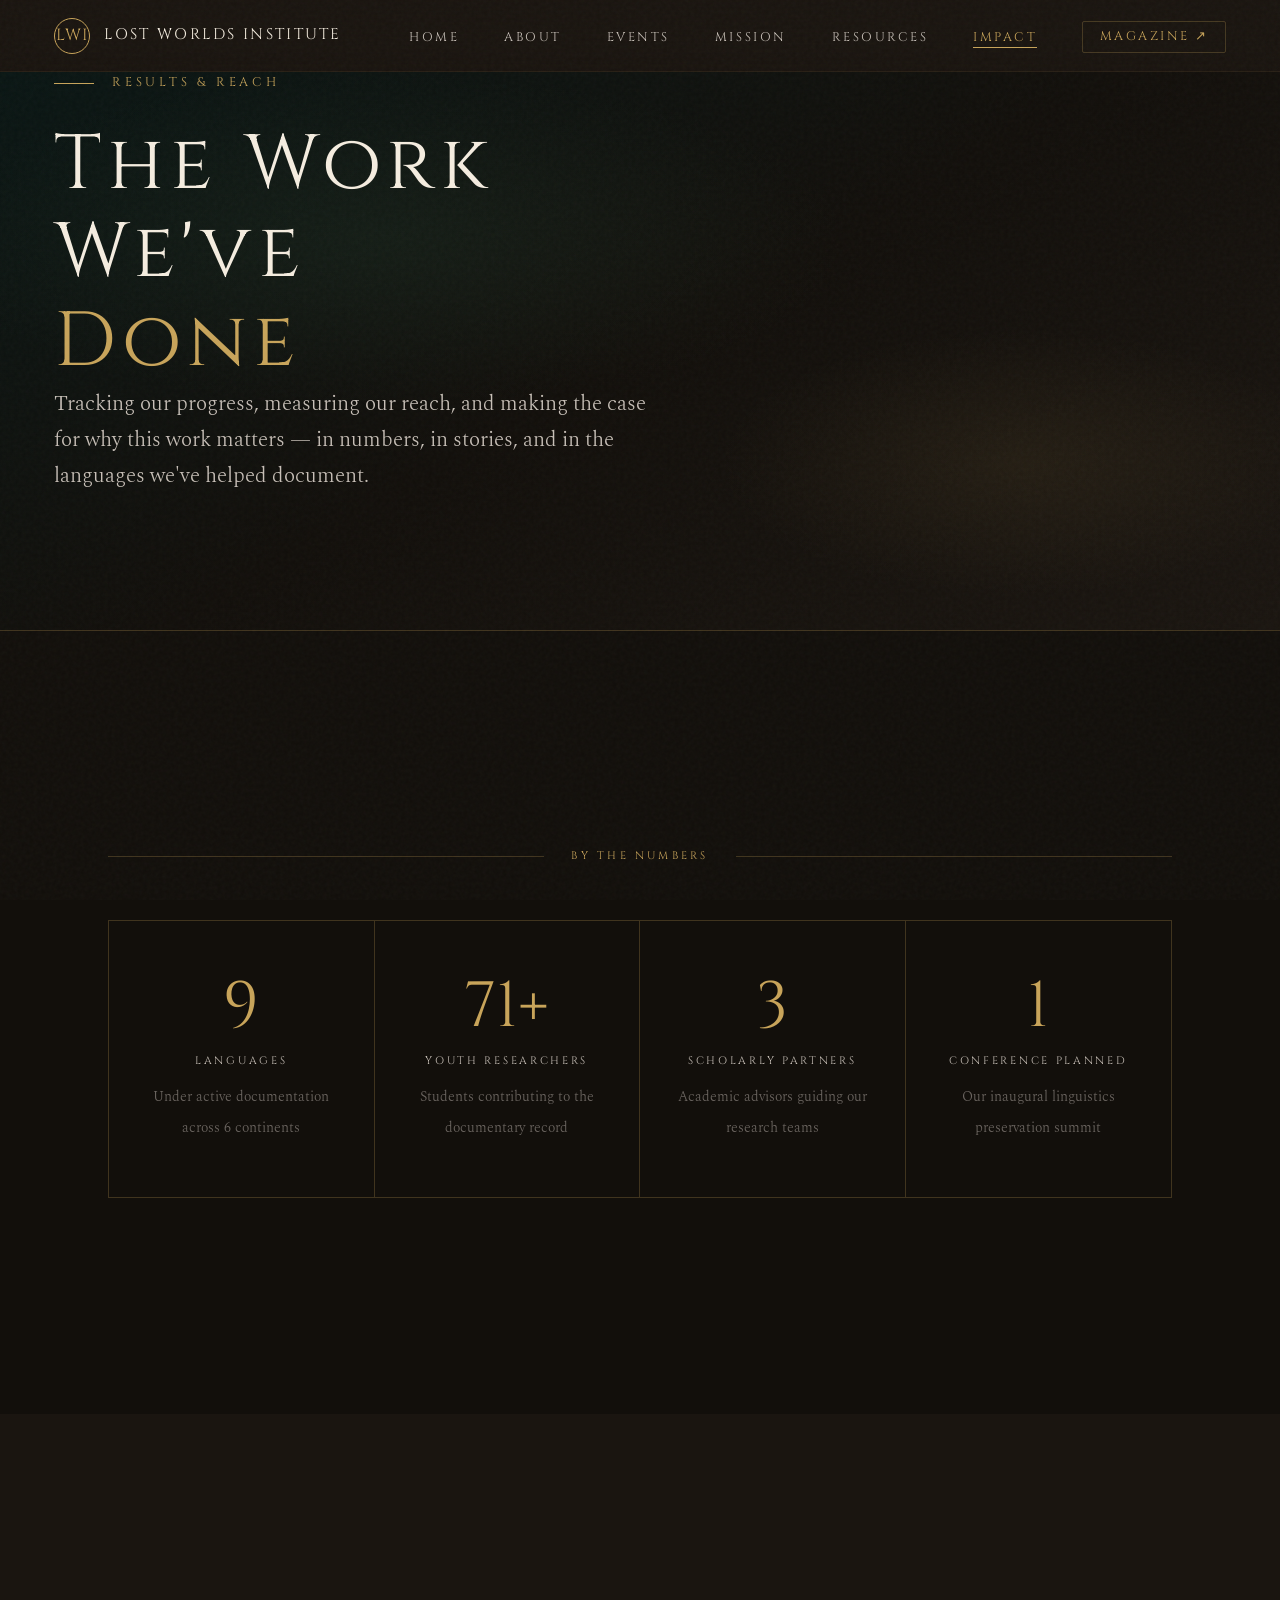
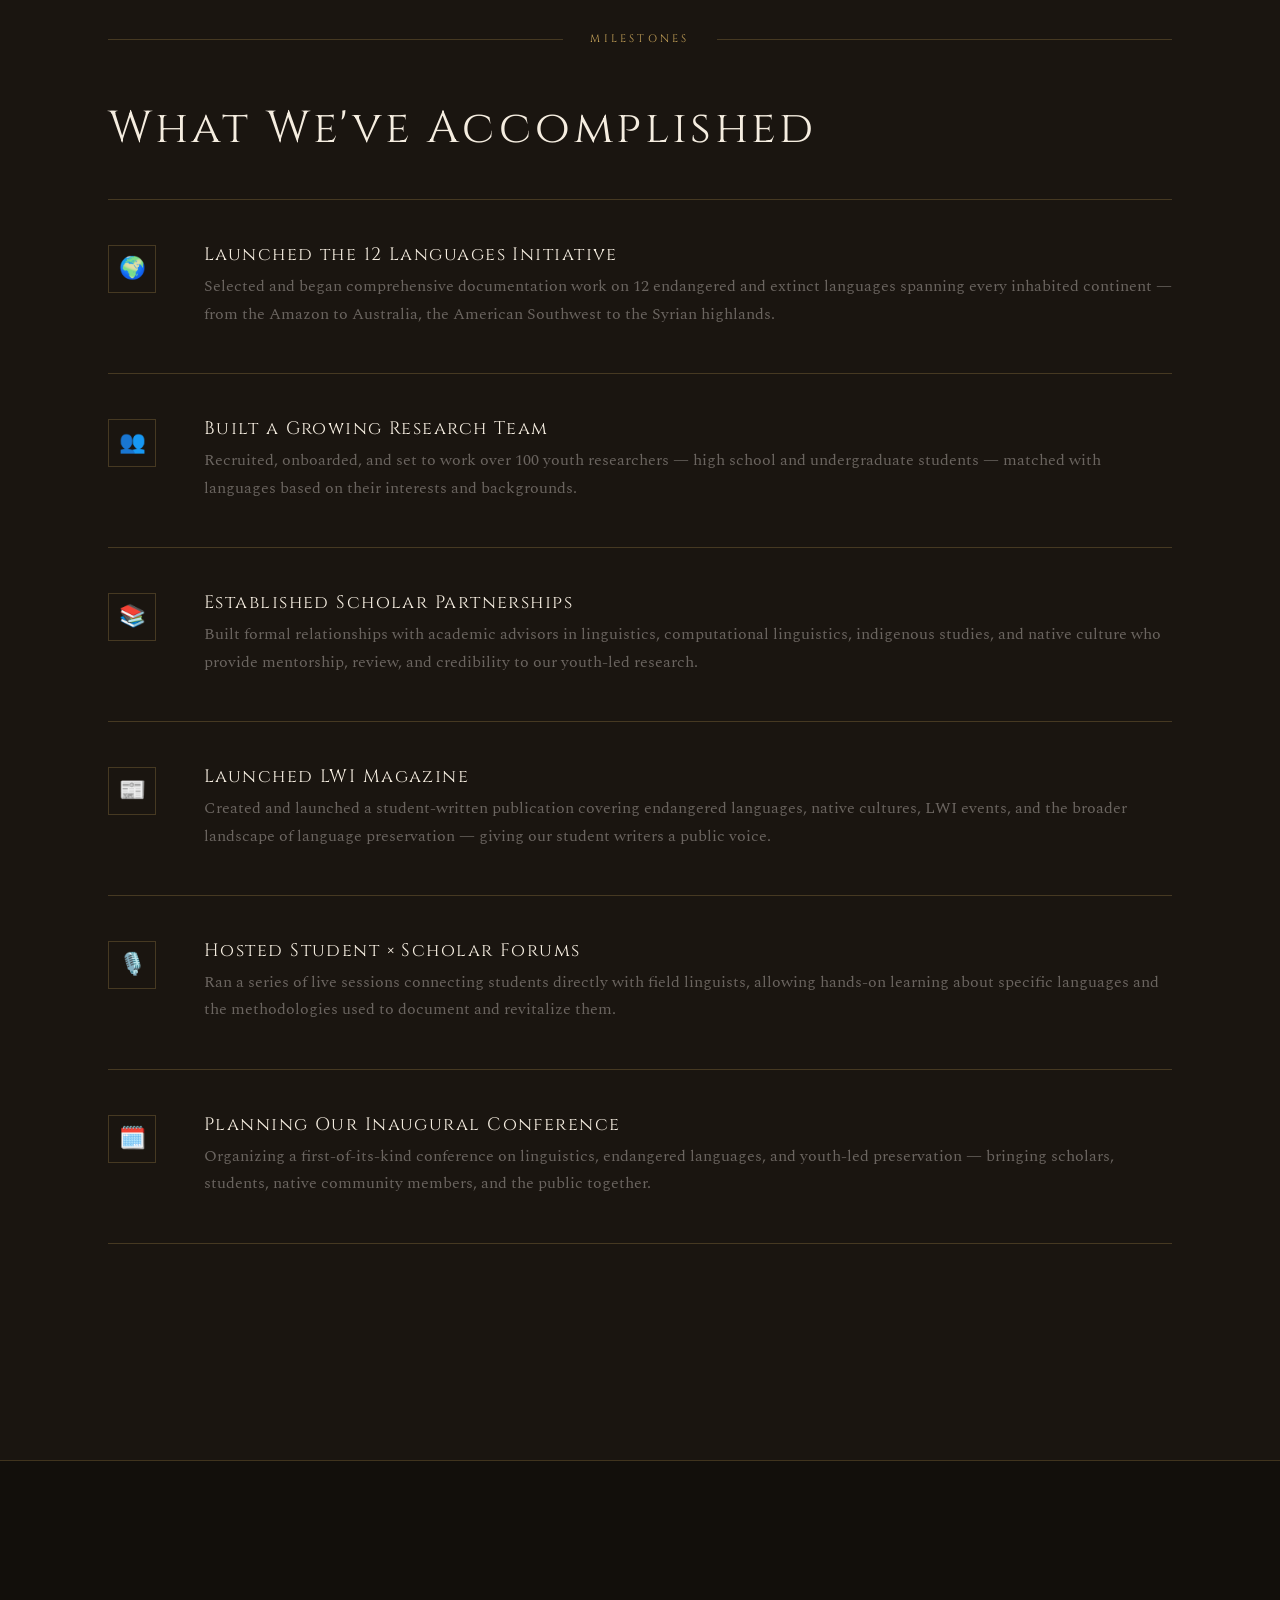
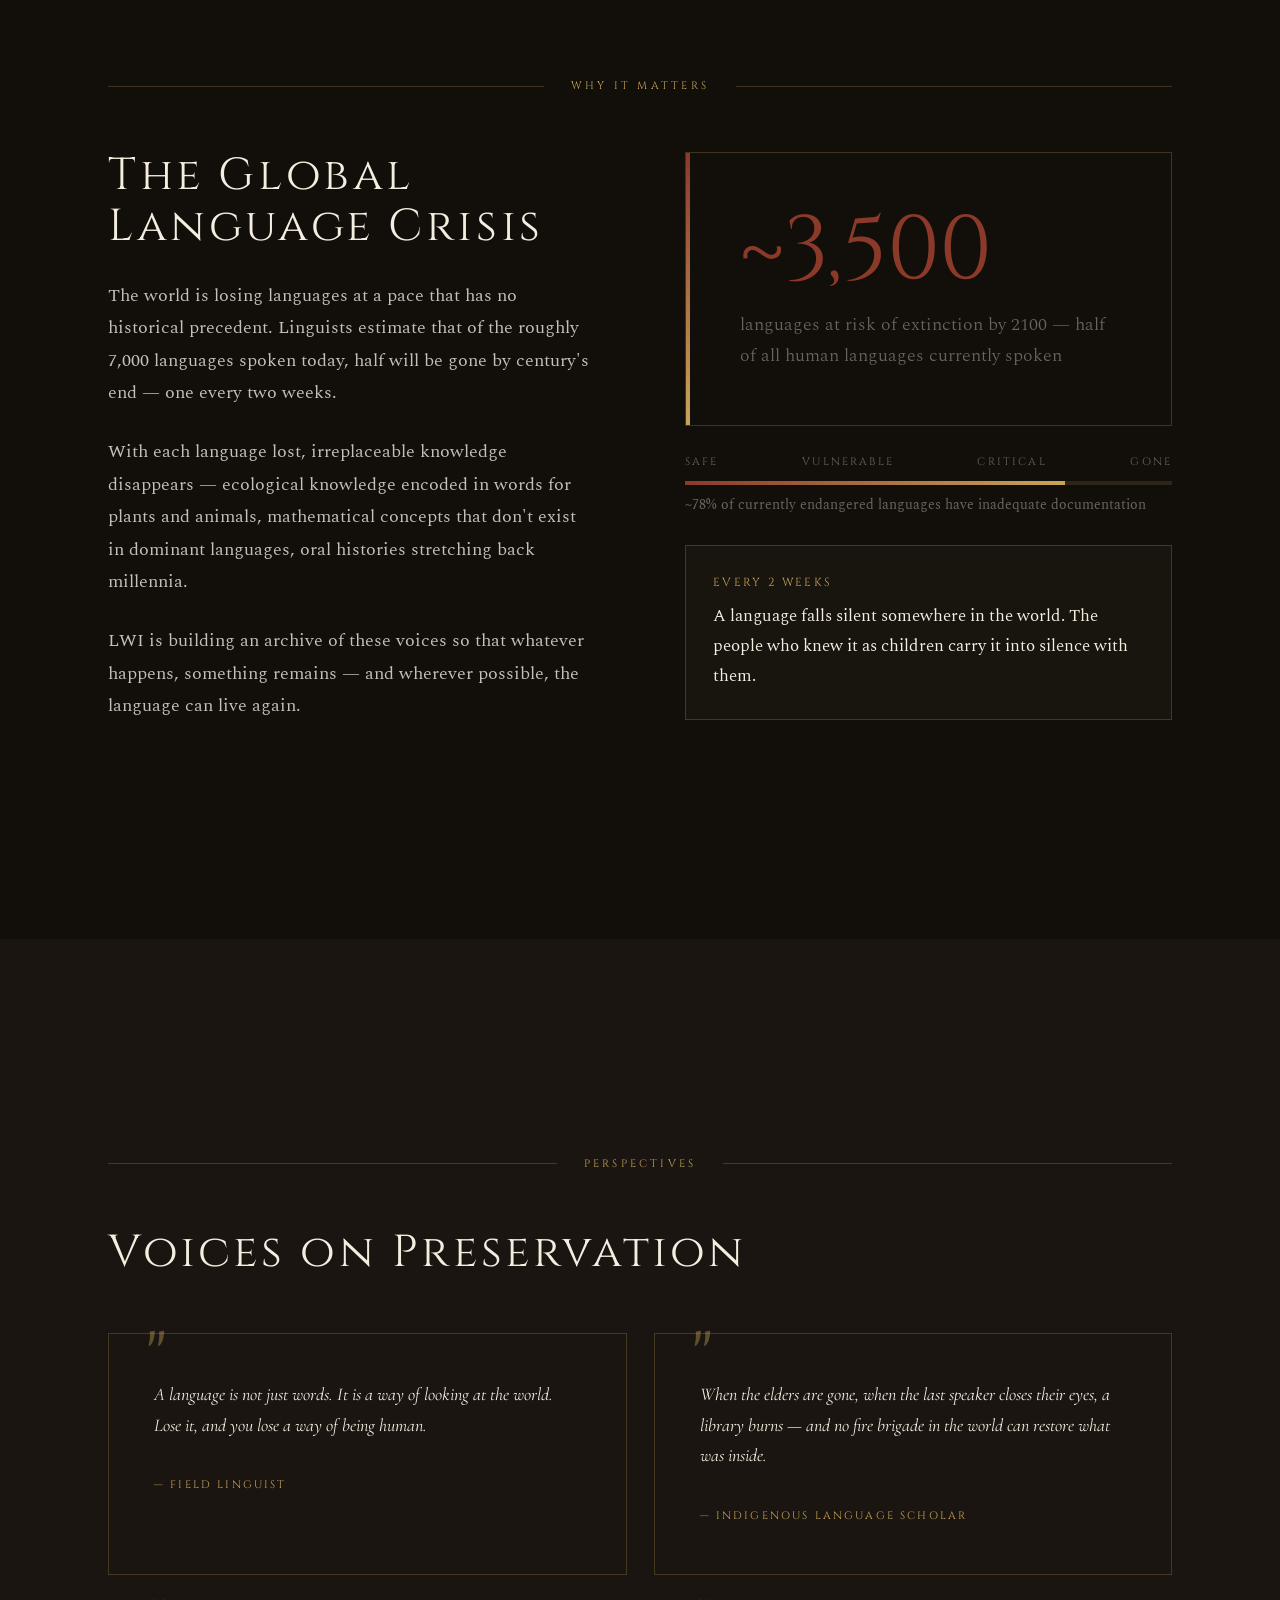
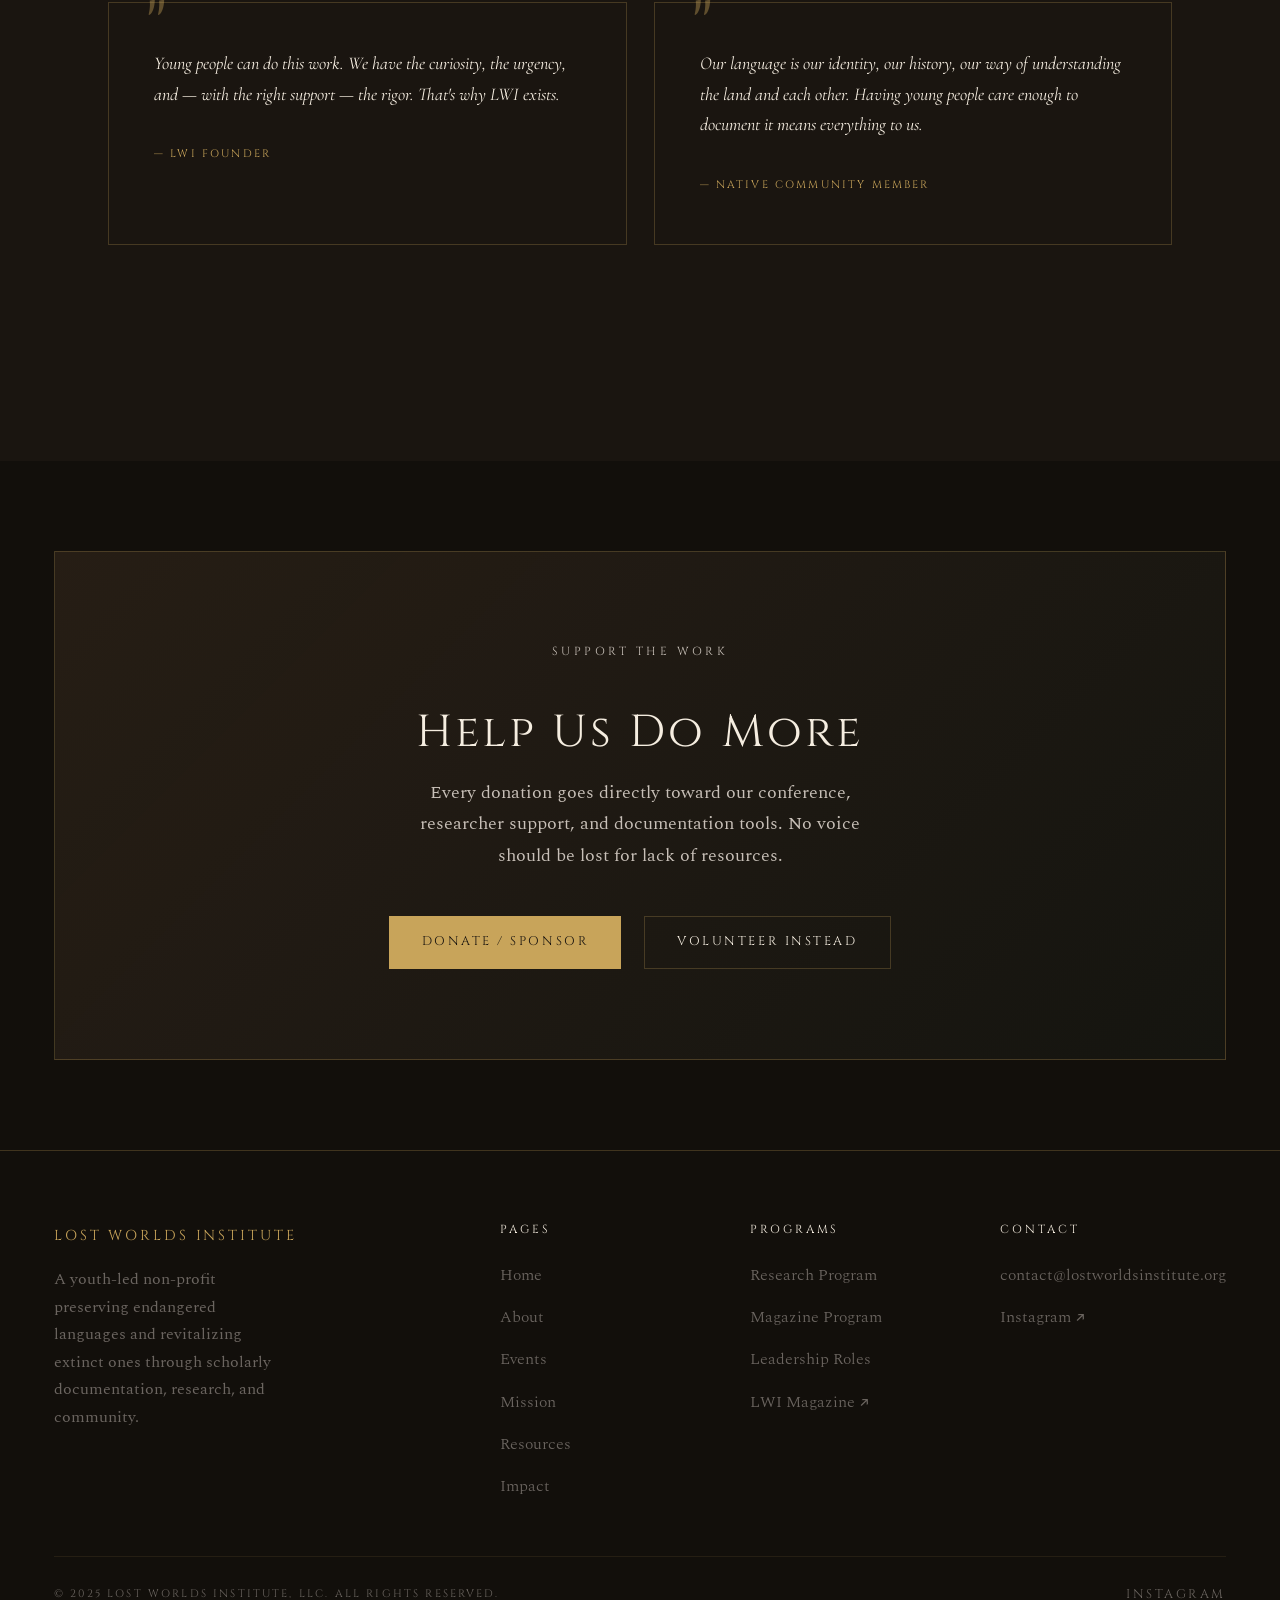
<file: impact.html>
<!DOCTYPE html>
<html lang="en">
<head>
<meta charset="UTF-8" />
<meta name="viewport" content="width=device-width, initial-scale=1.0" />
<title>Impact — Lost Worlds Institute</title>
<style>
/* ===========================
   LOST WORLDS INSTITUTE
   Core Stylesheet
   =========================== */

@import url('https://fonts.googleapis.com/css2?family=Cormorant+Garamond:ital,wght@0,300;0,400;0,500;0,600;0,700;1,300;1,400;1,600&family=Spectral:ital,wght@0,300;0,400;0,500;1,400&family=Cinzel:wght@400;500;600&display=swap');

:root {
  --ink: #1a1510;
  --parchment: #f5ede0;
  --sand: #d4b896;
  --clay: #9b6e4e;
  --rust: #8b3a2a;
  --forest: #2d4a35;
  --ash: #6b6560;
  --light-ash: #c8c0b8;
  --cream: #faf6f0;
  --gold: #c8a45a;
  --white: #ffffff;
  --dark-surface: #120f0b;
  --card-bg: rgba(245,237,224,0.06);
  --border: rgba(200,164,90,0.25);

  --font-display: 'Cinzel', serif;
  --font-body: 'Cormorant Garamond', serif;
  --font-text: 'Spectral', serif;

  --transition: 0.35s cubic-bezier(0.25, 0.46, 0.45, 0.94);
  --nav-h: 72px;
}

*, *::before, *::after {
  box-sizing: border-box;
  margin: 0;
  padding: 0;
}

html {
  scroll-behavior: smooth;
  font-size: 18px;
}

body {
  background-color: var(--ink);
  color: var(--parchment);
  font-family: var(--font-body);
  font-weight: 300;
  line-height: 1.75;
  overflow-x: hidden;
}

/* Grain overlay */
body::before {
  content: '';
  position: fixed;
  inset: 0;
  background-image: url("data:image/svg+xml,%3Csvg viewBox='0 0 256 256' xmlns='http://www.w3.org/2000/svg'%3E%3Cfilter id='noise'%3E%3CfeTurbulence type='fractalNoise' baseFrequency='0.9' numOctaves='4' stitchTiles='stitch'/%3E%3C/filter%3E%3Crect width='100%25' height='100%25' filter='url(%23noise)' opacity='1'/%3E%3C/svg%3E");
  opacity: 0.035;
  pointer-events: none;
  z-index: 1000;
}

/* ========================
   TYPOGRAPHY
   ======================== */

h1, h2, h3, h4 {
  font-family: var(--font-display);
  font-weight: 400;
  letter-spacing: 0.08em;
  line-height: 1.15;
}

h1 { font-size: clamp(2.2rem, 6vw, 4.5rem); }
h2 { font-size: clamp(1.6rem, 3.5vw, 2.8rem); }
h3 { font-size: clamp(1.1rem, 2.5vw, 1.7rem); }

p { font-family: var(--font-text); font-size: 1rem; font-weight: 400; }

em { font-style: italic; color: var(--sand); }
strong { font-weight: 600; color: var(--parchment); }

a {
  color: var(--gold);
  text-decoration: none;
  transition: color var(--transition);
}
a:hover { color: var(--sand); }

/* ========================
   NAV
   ======================== */

.nav {
  position: fixed;
  top: 0; left: 0; right: 0;
  height: var(--nav-h);
  z-index: 900;
  display: flex;
  align-items: center;
  justify-content: space-between;
  padding: 0 3rem;
  background: linear-gradient(180deg, rgba(26,21,16,0.97) 0%, rgba(26,21,16,0.0) 100%);
  backdrop-filter: blur(8px);
  border-bottom: 1px solid rgba(200,164,90,0.08);
  transition: background var(--transition);
}

.nav.scrolled {
  background: rgba(18,15,11,0.96);
  border-bottom-color: var(--border);
}

.nav-logo {
  display: flex;
  align-items: center;
  gap: 0.75rem;
  text-decoration: none;
}

.nav-logo-symbol {
  width: 36px;
  height: 36px;
  border: 1.5px solid var(--gold);
  border-radius: 50%;
  display: flex;
  align-items: center;
  justify-content: center;
  font-family: var(--font-display);
  font-size: 0.9rem;
  color: var(--gold);
  letter-spacing: 0.05em;
  transition: transform var(--transition);
}

.nav-logo:hover .nav-logo-symbol {
  transform: rotate(10deg);
}

.nav-logo-text {
  font-family: var(--font-display);
  font-size: 0.85rem;
  letter-spacing: 0.15em;
  color: var(--parchment);
  text-transform: uppercase;
}

.nav-links {
  display: flex;
  align-items: center;
  gap: 2.5rem;
  list-style: none;
}

.nav-links a {
  font-family: var(--font-display);
  font-size: 0.7rem;
  letter-spacing: 0.2em;
  text-transform: uppercase;
  color: var(--light-ash);
  transition: color var(--transition);
  position: relative;
  padding-bottom: 2px;
}

.nav-links a::after {
  content: '';
  position: absolute;
  bottom: 0; left: 0;
  width: 0; height: 1px;
  background: var(--gold);
  transition: width var(--transition);
}

.nav-links a:hover,
.nav-links a.active {
  color: var(--gold);
}
.nav-links a:hover::after,
.nav-links a.active::after {
  width: 100%;
}

.nav-magazine {
  border: 1px solid var(--border) !important;
  padding: 0.35rem 0.9rem !important;
  border-radius: 2px;
  color: var(--gold) !important;
}
.nav-magazine:hover {
  background: rgba(200,164,90,0.1) !important;
}

.nav-hamburger {
  display: none;
  flex-direction: column;
  gap: 5px;
  cursor: pointer;
  padding: 4px;
}
.nav-hamburger span {
  display: block;
  width: 22px;
  height: 1.5px;
  background: var(--parchment);
  transition: var(--transition);
}

/* ========================
   MAIN WRAPPER
   ======================== */
.page-main {
  padding-top: var(--nav-h);
}

/* ========================
   HERO — shared base
   ======================== */

.hero {
  min-height: 92vh;
  display: flex;
  flex-direction: column;
  justify-content: flex-end;
  padding: 0 3rem 5rem;
  position: relative;
  overflow: hidden;
}

.hero-bg {
  position: absolute;
  inset: 0;
  background: linear-gradient(160deg, #2d1e10 0%, #0e0a07 55%, #1a1510 100%);
}

.hero-bg::after {
  content: '';
  position: absolute;
  inset: 0;
  background: 
    radial-gradient(ellipse 60% 50% at 70% 40%, rgba(155,110,78,0.15) 0%, transparent 70%),
    radial-gradient(ellipse 40% 60% at 20% 80%, rgba(45,74,53,0.12) 0%, transparent 70%);
}

/* Decorative script characters in bg */
.hero-glyphs {
  position: absolute;
  inset: 0;
  overflow: hidden;
  opacity: 0.06;
  font-family: var(--font-display);
  font-size: clamp(4rem, 10vw, 9rem);
  color: var(--sand);
  user-select: none;
  pointer-events: none;
}

.hero-glyph {
  position: absolute;
  animation: glyphFloat 20s ease-in-out infinite alternate;
}

@keyframes glyphFloat {
  from { transform: translateY(0) rotate(-3deg); opacity: 0.5; }
  to   { transform: translateY(-20px) rotate(2deg); opacity: 1; }
}

.hero-content {
  position: relative;
  z-index: 2;
  max-width: 900px;
}

.hero-eyebrow {
  font-family: var(--font-display);
  font-size: 0.7rem;
  letter-spacing: 0.3em;
  text-transform: uppercase;
  color: var(--gold);
  margin-bottom: 1.5rem;
  display: flex;
  align-items: center;
  gap: 1rem;
}

.hero-eyebrow::before {
  content: '';
  display: inline-block;
  width: 40px;
  height: 1px;
  background: var(--gold);
}

.hero h1 {
  color: var(--parchment);
  margin-bottom: 1.5rem;
}

.hero h1 span {
  color: var(--gold);
  display: block;
}

.hero-desc {
  font-size: 1.15rem;
  color: var(--light-ash);
  max-width: 55ch;
  margin-bottom: 2.5rem;
  font-weight: 300;
}

.hero-actions {
  display: flex;
  gap: 1.25rem;
  flex-wrap: wrap;
}

/* ========================
   BUTTONS
   ======================== */

.btn {
  display: inline-flex;
  align-items: center;
  gap: 0.6rem;
  padding: 0.8rem 1.8rem;
  font-family: var(--font-display);
  font-size: 0.7rem;
  letter-spacing: 0.2em;
  text-transform: uppercase;
  text-decoration: none;
  transition: all var(--transition);
  cursor: pointer;
  border: none;
}

.btn-primary {
  background: var(--gold);
  color: var(--ink);
}
.btn-primary:hover {
  background: var(--sand);
  color: var(--ink);
  transform: translateY(-2px);
}

.btn-ghost {
  background: transparent;
  color: var(--parchment);
  border: 1px solid var(--border);
}
.btn-ghost:hover {
  border-color: var(--gold);
  color: var(--gold);
  transform: translateY(-2px);
}

/* ========================
   DIVIDERS
   ======================== */

.section-divider {
  display: flex;
  align-items: center;
  gap: 1.5rem;
  margin-bottom: 3rem;
}

.section-divider::before,
.section-divider::after {
  content: '';
  flex: 1;
  height: 1px;
  background: var(--border);
}

.section-divider span {
  font-family: var(--font-display);
  font-size: 0.6rem;
  letter-spacing: 0.3em;
  text-transform: uppercase;
  color: var(--gold);
  white-space: nowrap;
}

/* ========================
   SECTIONS
   ======================== */

.section {
  padding: 6rem 3rem;
  max-width: 1280px;
  margin: 0 auto;
}

.section-wide {
  padding: 6rem 3rem;
}

.section-dark {
  background: var(--dark-surface);
}

.section-label {
  font-family: var(--font-display);
  font-size: 0.65rem;
  letter-spacing: 0.3em;
  text-transform: uppercase;
  color: var(--gold);
  margin-bottom: 1rem;
}

.section-heading {
  color: var(--parchment);
  margin-bottom: 1.5rem;
}

.section-body {
  color: var(--light-ash);
  font-size: 1.05rem;
  max-width: 65ch;
  line-height: 1.8;
}

/* ========================
   CARDS
   ======================== */

.card {
  background: var(--card-bg);
  border: 1px solid var(--border);
  padding: 2rem;
  transition: border-color var(--transition), transform var(--transition);
}

.card:hover {
  border-color: var(--gold);
  transform: translateY(-4px);
}

.card-num {
  font-family: var(--font-display);
  font-size: 0.6rem;
  letter-spacing: 0.3em;
  color: var(--gold);
  margin-bottom: 1rem;
}

.card h3 { color: var(--parchment); margin-bottom: 0.75rem; }
.card p { color: var(--ash); font-size: 0.95rem; }

/* ========================
   FOOTER
   ======================== */

footer {
  background: var(--dark-surface);
  border-top: 1px solid var(--border);
  padding: 4rem 3rem 2.5rem;
}

.footer-inner {
  max-width: 1280px;
  margin: 0 auto;
  display: grid;
  grid-template-columns: 2fr 1fr 1fr 1fr;
  gap: 3rem;
}

.footer-brand .footer-logo {
  font-family: var(--font-display);
  font-size: 0.8rem;
  letter-spacing: 0.2em;
  text-transform: uppercase;
  color: var(--gold);
  margin-bottom: 1rem;
  display: block;
}

.footer-brand p {
  font-size: 0.9rem;
  color: var(--ash);
  max-width: 28ch;
  line-height: 1.7;
}

.footer-col h4 {
  font-family: var(--font-display);
  font-size: 0.65rem;
  letter-spacing: 0.25em;
  text-transform: uppercase;
  color: var(--parchment);
  margin-bottom: 1.25rem;
}

.footer-col ul {
  list-style: none;
  display: flex;
  flex-direction: column;
  gap: 0.6rem;
}

.footer-col a {
  font-family: var(--font-text);
  font-size: 0.9rem;
  color: var(--ash);
  transition: color var(--transition);
}
.footer-col a:hover { color: var(--gold); }

.footer-bottom {
  max-width: 1280px;
  margin: 3rem auto 0;
  padding-top: 1.5rem;
  border-top: 1px solid rgba(200,164,90,0.1);
  display: flex;
  justify-content: space-between;
  align-items: center;
  font-family: var(--font-display);
  font-size: 0.6rem;
  letter-spacing: 0.2em;
  text-transform: uppercase;
  color: var(--ash);
}

.footer-social a {
  color: var(--ash);
  transition: color var(--transition);
  font-size: 0.7rem;
  letter-spacing: 0.2em;
}
.footer-social a:hover { color: var(--gold); }

/* ========================
   ANIMATIONS
   ======================== */

.fade-up {
  opacity: 0;
  transform: translateY(30px);
  transition: opacity 0.7s ease, transform 0.7s ease;
}
.fade-up.visible {
  opacity: 1;
  transform: translateY(0);
}

.fade-in {
  opacity: 0;
  transition: opacity 0.7s ease;
}
.fade-in.visible { opacity: 1; }

/* Stagger delays */
.delay-1 { transition-delay: 0.1s; }
.delay-2 { transition-delay: 0.2s; }
.delay-3 { transition-delay: 0.3s; }
.delay-4 { transition-delay: 0.4s; }
.delay-5 { transition-delay: 0.5s; }

/* ========================
   SCROLL LINE decoration
   ======================== */
.ornament {
  text-align: center;
  color: var(--border);
  font-size: 1.2rem;
  letter-spacing: 0.5rem;
  margin: 3rem 0;
  user-select: none;
}

/* ========================
   FORM STYLES
   ======================== */

.form-group {
  display: flex;
  flex-direction: column;
  gap: 0.5rem;
  margin-bottom: 1.5rem;
}

.form-label {
  font-family: var(--font-display);
  font-size: 0.65rem;
  letter-spacing: 0.2em;
  text-transform: uppercase;
  color: var(--light-ash);
}

.form-input,
.form-select,
.form-textarea {
  background: rgba(245,237,224,0.04);
  border: 1px solid var(--border);
  padding: 0.85rem 1.1rem;
  color: var(--parchment);
  font-family: var(--font-text);
  font-size: 1rem;
  outline: none;
  transition: border-color var(--transition);
  width: 100%;
}

.form-input:focus,
.form-select:focus,
.form-textarea:focus {
  border-color: var(--gold);
}

.form-textarea { resize: vertical; min-height: 140px; }

/* ========================
   TAG / BADGE
   ======================== */
.tag {
  display: inline-block;
  padding: 0.2rem 0.7rem;
  border: 1px solid var(--border);
  font-family: var(--font-display);
  font-size: 0.6rem;
  letter-spacing: 0.2em;
  text-transform: uppercase;
  color: var(--gold);
}

/* ========================
   MOBILE NAV
   ======================== */

@media (max-width: 900px) {
  .nav-links {
    position: fixed;
    inset: 0 0 0 40%;
    background: rgba(18,15,11,0.98);
    flex-direction: column;
    align-items: flex-start;
    padding: 6rem 2.5rem;
    gap: 2rem;
    transform: translateX(100%);
    transition: transform var(--transition);
    border-left: 1px solid var(--border);
  }

  .nav-links.open {
    transform: translateX(0);
  }

  .nav-hamburger { display: flex; }

  .nav-hamburger.open span:nth-child(1) {
    transform: translateY(6.5px) rotate(45deg);
  }
  .nav-hamburger.open span:nth-child(2) {
    opacity: 0;
  }
  .nav-hamburger.open span:nth-child(3) {
    transform: translateY(-6.5px) rotate(-45deg);
  }

  .footer-inner {
    grid-template-columns: 1fr 1fr;
  }

  .hero { padding: 0 1.5rem 4rem; }
  .section { padding: 4rem 1.5rem; }
  .section-wide { padding: 4rem 1.5rem; }
  footer { padding: 3rem 1.5rem 2rem; }
  .nav { padding: 0 1.5rem; }
}

@media (max-width: 600px) {
  .footer-inner { grid-template-columns: 1fr; }
  .footer-bottom { flex-direction: column; gap: 0.5rem; text-align: center; }
}
</style>
<style>
.impact-hero {
  min-height: 60vh;
  display: flex;
  align-items: flex-end;
  padding: 0 3rem 5rem;
  position: relative;
  overflow: hidden;
  background: linear-gradient(150deg, #0a1614 0%, #120f0b 50%, #1a1510 100%);
}

.impact-hero-glow {
  position: absolute;
  inset: 0;
  background:
    radial-gradient(ellipse 60% 50% at 30% 30%, rgba(45,74,53,0.2) 0%, transparent 60%),
    radial-gradient(ellipse 40% 40% at 80% 70%, rgba(200,164,90,0.08) 0%, transparent 60%);
}

/* BIG METRICS */
.metrics-showcase {
  display: grid;
  grid-template-columns: repeat(4, 1fr);
  gap: 0;
  border: 1px solid var(--border);
}

.metric-box {
  padding: 3rem 2rem;
  border-right: 1px solid var(--border);
  text-align: center;
  transition: background var(--transition);
}
.metric-box:last-child { border-right: none; }
.metric-box:hover { background: rgba(200,164,90,0.04); }

.metric-num {
  font-family: var(--font-display);
  font-size: clamp(2.5rem, 5vw, 4rem);
  color: var(--gold);
  line-height: 1;
  margin-bottom: 0.75rem;
  display: block;
}

.metric-label {
  font-family: var(--font-display);
  font-size: 0.6rem;
  letter-spacing: 0.25em;
  text-transform: uppercase;
  color: var(--light-ash);
  display: block;
  margin-bottom: 0.5rem;
}

.metric-desc {
  font-size: 0.8rem;
  color: var(--ash);
  font-family: var(--font-text);
}

/* ACHIEVEMENTS */
.achievement-list {
  display: flex;
  flex-direction: column;
  gap: 0;
}

.achievement-item {
  display: grid;
  grid-template-columns: 60px 1fr;
  gap: 2rem;
  align-items: flex-start;
  padding: 2.5rem 0;
  border-bottom: 1px solid var(--border);
}

.achievement-item:first-child { border-top: 1px solid var(--border); }

.achievement-icon {
  width: 48px;
  height: 48px;
  border: 1px solid var(--border);
  display: flex;
  align-items: center;
  justify-content: center;
  font-size: 1.2rem;
  flex-shrink: 0;
}

.achievement-body h3 {
  color: var(--parchment);
  font-size: 1rem;
  margin-bottom: 0.4rem;
}
.achievement-body p { color: var(--ash); font-size: 0.9rem; line-height: 1.7; }

/* LANGUAGE CRISIS */
.crisis-split {
  display: grid;
  grid-template-columns: 1fr 1fr;
  gap: 5rem;
  align-items: center;
}

.crisis-stat-block {
  border: 1px solid var(--border);
  padding: 3rem;
  position: relative;
  overflow: hidden;
}

.crisis-stat-block::before {
  content: '';
  position: absolute;
  top: 0; left: 0;
  width: 4px;
  height: 100%;
  background: linear-gradient(to bottom, var(--rust), var(--gold));
}

.crisis-big-num {
  font-family: var(--font-display);
  font-size: clamp(3rem, 7vw, 5rem);
  color: var(--parchment);
  line-height: 1;
  margin-bottom: 0.75rem;
}

.crisis-big-num span {
  color: var(--rust);
}

.crisis-caption {
  font-family: var(--font-text);
  font-size: 1rem;
  color: var(--ash);
  line-height: 1.7;
}

/* URGENCY BAR */
.urgency-bar-wrap {
  margin-top: 1.5rem;
}

.urgency-label-row {
  display: flex;
  justify-content: space-between;
  font-family: var(--font-display);
  font-size: 0.6rem;
  letter-spacing: 0.2em;
  text-transform: uppercase;
  color: var(--ash);
  margin-bottom: 0.5rem;
}

.urgency-bar {
  height: 4px;
  background: rgba(200,164,90,0.15);
  position: relative;
}

.urgency-fill {
  height: 100%;
  background: linear-gradient(to right, var(--rust), var(--gold));
  width: 0;
  transition: width 1.5s cubic-bezier(0.25, 0.46, 0.45, 0.94) 0.3s;
}

.urgency-fill.animated { width: var(--target-width); }

/* TESTIMONIALS / QUOTES */
.quote-grid {
  display: grid;
  grid-template-columns: 1fr 1fr;
  gap: 1.5rem;
  margin-top: 3rem;
}

.quote-card {
  border: 1px solid var(--border);
  padding: 2.5rem;
  position: relative;
  transition: border-color var(--transition);
}
.quote-card:hover { border-color: var(--gold); }

.quote-card::before {
  content: '"';
  position: absolute;
  top: -0.5rem;
  left: 2rem;
  font-family: var(--font-display);
  font-size: 4rem;
  color: var(--gold);
  line-height: 1;
  opacity: 0.4;
}

.quote-text {
  font-family: var(--font-body);
  font-style: italic;
  font-size: 1rem;
  color: var(--parchment);
  line-height: 1.7;
  margin-bottom: 1.5rem;
}

.quote-attr {
  font-family: var(--font-display);
  font-size: 0.6rem;
  letter-spacing: 0.2em;
  text-transform: uppercase;
  color: var(--gold);
}

/* DONATE */
.donate-section {
  background: linear-gradient(135deg, rgba(155,110,78,0.15) 0%, rgba(45,74,53,0.10) 100%);
  border: 1px solid var(--border);
  padding: 5rem 4rem;
  text-align: center;
}

.donate-section h2 { margin-bottom: 1rem; }
.donate-section p { color: var(--light-ash); max-width: 55ch; margin: 0 auto 2.5rem; }

@media (max-width: 900px) {
  .metrics-showcase { grid-template-columns: repeat(2, 1fr); }
  .metric-box { border-right: none; border-bottom: 1px solid var(--border); }
  .metrics-showcase .metric-box:nth-child(odd) { border-right: 1px solid var(--border); }
  .metrics-showcase .metric-box:last-child,
  .metrics-showcase .metric-box:nth-last-child(2):nth-child(odd) { border-bottom: none; }
  .crisis-split { grid-template-columns: 1fr; gap: 2rem; }
  .quote-grid { grid-template-columns: 1fr; }
  .donate-section { padding: 3rem 1.5rem; }
  .impact-hero { padding: 0 1.5rem 4rem; }
  .achievement-item { grid-template-columns: 1fr; gap: 1rem; }
}
</style>
</head>
<body>

<nav class="nav" id="nav">
  <a href="index.html" class="nav-logo">
    <div class="nav-logo-symbol">LWI</div>
    <span class="nav-logo-text">Lost Worlds Institute</span>
  </a>
  <ul class="nav-links">
    <li><a href="index.html">Home</a></li>
    <li><a href="about.html">About</a></li>
    <li><a href="events.html">Events</a></li>
    <li><a href="mission.html">Mission</a></li>
    <li><a href="resources.html">Resources</a></li>
    <li><a href="impact.html" class="active">Impact</a></li>
    <li><a href="https://www.lostworldsmag.com" target="_blank" class="nav-magazine">Magazine ↗</a></li>
  </ul>
  <button class="nav-hamburger" aria-label="Menu"><span></span><span></span><span></span></button>
</nav>

<main class="page-main">

  <section class="impact-hero">
    <div class="impact-hero-glow"></div>
    <div class="hero-content">
      <p class="hero-eyebrow">Results & Reach</p>
      <h1>The Work<br>We've<br><span style="color:var(--gold);">Done</span></h1>
      <p class="hero-desc">Tracking our progress, measuring our reach, and making the case for why this work matters — in numbers, in stories, and in the languages we've helped document.</p>
    </div>
  </section>

  <!-- METRICS -->
  <div class="section-wide" style="background:var(--dark-surface);border-top:1px solid var(--border);">
    <div class="section">
      <div class="section-divider"><span>By the Numbers</span></div>
      <div class="metrics-showcase fade-up">
        <div class="metric-box">
          <span class="metric-num" data-count="12" data-suffix="">12</span>
          <span class="metric-label">Languages</span>
          <span class="metric-desc">Under active documentation across 6 continents</span>
        </div>
        <div class="metric-box">
          <span class="metric-num" data-count="100" data-suffix="+">100+</span>
          <span class="metric-label">Youth Researchers</span>
          <span class="metric-desc">Students contributing to the documentary record</span>
        </div>
        <div class="metric-box">
          <span class="metric-num" data-count="4" data-suffix="">4</span>
          <span class="metric-label">Scholarly Partners</span>
          <span class="metric-desc">Academic advisors guiding our research teams</span>
        </div>
        <div class="metric-box">
          <span class="metric-num" data-count="1" data-suffix="">1</span>
          <span class="metric-label">Conference Planned</span>
          <span class="metric-desc">Our inaugural linguistics preservation summit</span>
        </div>
      </div>
    </div>
  </div>

  <!-- ACHIEVEMENTS -->
  <div class="section-wide" style="background:var(--ink);">
    <div class="section">
      <div class="section-divider"><span>Milestones</span></div>
      <h2 class="section-heading fade-up">What We've Accomplished</h2>
      <div class="achievement-list" style="margin-top:2.5rem;">
        <div class="achievement-item fade-up">
          <div class="achievement-icon">🌍</div>
          <div class="achievement-body">
            <h3>Launched the 12 Languages Initiative</h3>
            <p>Selected and began comprehensive documentation work on 12 endangered and extinct languages spanning every inhabited continent — from the Amazon to Australia, the American Southwest to the Syrian highlands.</p>
          </div>
        </div>
        <div class="achievement-item fade-up delay-1">
          <div class="achievement-icon">👥</div>
          <div class="achievement-body">
            <h3>Built a Growing Research Team</h3>
            <p>Recruited, onboarded, and set to work over 100 youth researchers — high school and undergraduate students — matched with languages based on their interests and backgrounds.</p>
          </div>
        </div>
        <div class="achievement-item fade-up delay-2">
          <div class="achievement-icon">📚</div>
          <div class="achievement-body">
            <h3>Established Scholar Partnerships</h3>
            <p>Built formal relationships with academic advisors in linguistics, computational linguistics, indigenous studies, and native culture who provide mentorship, review, and credibility to our youth-led research.</p>
          </div>
        </div>
        <div class="achievement-item fade-up delay-3">
          <div class="achievement-icon">📰</div>
          <div class="achievement-body">
            <h3>Launched LWI Magazine</h3>
            <p>Created and launched a student-written publication covering endangered languages, native cultures, LWI events, and the broader landscape of language preservation — giving our student writers a public voice.</p>
          </div>
        </div>
        <div class="achievement-item fade-up delay-4">
          <div class="achievement-icon">🎙️</div>
          <div class="achievement-body">
            <h3>Hosted Student × Scholar Forums</h3>
            <p>Ran a series of live sessions connecting students directly with field linguists, allowing hands-on learning about specific languages and the methodologies used to document and revitalize them.</p>
          </div>
        </div>
        <div class="achievement-item fade-up delay-5">
          <div class="achievement-icon">🗓️</div>
          <div class="achievement-body">
            <h3>Planning Our Inaugural Conference</h3>
            <p>Organizing a first-of-its-kind conference on linguistics, endangered languages, and youth-led preservation — bringing scholars, students, native community members, and the public together.</p>
          </div>
        </div>
      </div>
    </div>
  </div>

  <!-- THE CRISIS CONTEXT -->
  <div class="section-wide" style="background:var(--dark-surface);border-top:1px solid var(--border);">
    <div class="section">
      <div class="section-divider"><span>Why It Matters</span></div>
      <div class="crisis-split">
        <div class="fade-up">
          <h2 class="section-heading" style="margin-bottom:1.5rem;">The Global Language Crisis</h2>
          <p style="color:var(--light-ash);margin-bottom:1.5rem;line-height:1.8;">The world is losing languages at a pace that has no historical precedent. Linguists estimate that of the roughly 7,000 languages spoken today, half will be gone by century's end — one every two weeks.</p>
          <p style="color:var(--light-ash);margin-bottom:1.5rem;line-height:1.8;">With each language lost, irreplaceable knowledge disappears — ecological knowledge encoded in words for plants and animals, mathematical concepts that don't exist in dominant languages, oral histories stretching back millennia.</p>
          <p style="color:var(--light-ash);line-height:1.8;">LWI is building an archive of these voices so that whatever happens, something remains — and wherever possible, the language can live again.</p>
        </div>
        <div class="fade-up delay-1">
          <div class="crisis-stat-block">
            <div class="crisis-big-num"><span>~3,500</span></div>
            <div class="crisis-caption">languages at risk of extinction by 2100 — half of all human languages currently spoken</div>
          </div>
          <div style="margin-top:1.5rem;">
            <div class="urgency-bar-wrap">
              <div class="urgency-label-row">
                <span>Safe</span><span>Vulnerable</span><span>Critical</span><span>Gone</span>
              </div>
              <div class="urgency-bar">
                <div class="urgency-fill" style="--target-width: 78%;" data-animate></div>
              </div>
              <p style="font-size:0.75rem;color:var(--ash);margin-top:0.5rem;font-family:var(--font-text);">~78% of currently endangered languages have inadequate documentation</p>
            </div>
          </div>
          <div style="margin-top:1.5rem;padding:1.5rem;border:1px solid var(--border);background:rgba(200,164,90,0.03);">
            <p style="font-family:var(--font-display);font-size:0.65rem;letter-spacing:0.2em;text-transform:uppercase;color:var(--gold);margin-bottom:0.5rem;">Every 2 Weeks</p>
            <p style="color:var(--parchment);font-size:0.95rem;font-family:var(--font-text);">A language falls silent somewhere in the world. The people who knew it as children carry it into silence with them.</p>
          </div>
        </div>
      </div>
    </div>
  </div>

  <!-- PERSPECTIVES -->
  <div class="section-wide" style="background:var(--ink);">
    <div class="section">
      <div class="section-divider"><span>Perspectives</span></div>
      <h2 class="section-heading fade-up">Voices on Preservation</h2>
      <div class="quote-grid">
        <div class="quote-card fade-up">
          <p class="quote-text">A language is not just words. It is a way of looking at the world. Lose it, and you lose a way of being human.</p>
          <span class="quote-attr">— Field Linguist</span>
        </div>
        <div class="quote-card fade-up delay-1">
          <p class="quote-text">When the elders are gone, when the last speaker closes their eyes, a library burns — and no fire brigade in the world can restore what was inside.</p>
          <span class="quote-attr">— Indigenous Language Scholar</span>
        </div>
        <div class="quote-card fade-up delay-2">
          <p class="quote-text">Young people can do this work. We have the curiosity, the urgency, and — with the right support — the rigor. That's why LWI exists.</p>
          <span class="quote-attr">— LWI Founder</span>
        </div>
        <div class="quote-card fade-up delay-3">
          <p class="quote-text">Our language is our identity, our history, our way of understanding the land and each other. Having young people care enough to document it means everything to us.</p>
          <span class="quote-attr">— Native Community Member</span>
        </div>
      </div>
    </div>
  </div>

  <!-- DONATE -->
  <div class="section-wide" style="padding:5rem 3rem;background:var(--dark-surface);">
    <div class="section" style="padding:0;">
      <div class="donate-section fade-up">
        <p class="section-label">Support the Work</p>
        <h2 class="section-heading">Help Us Do More</h2>
        <p>Every donation goes directly toward our conference, researcher support, and documentation tools. No voice should be lost for lack of resources.</p>
        <div style="display:flex;gap:1.25rem;justify-content:center;flex-wrap:wrap;">
          <a href="mailto:contact@lostworldsinstitute.org" class="btn btn-primary">Donate / Sponsor</a>
          <a href="https://forms.gle/FsWHHQZ4N7CzUd9U7" target="_blank" class="btn btn-ghost">Volunteer Instead</a>
        </div>
      </div>
    </div>
  </div>

</main>

<footer>
  <div class="footer-inner">
    <div class="footer-brand">
      <span class="footer-logo">Lost Worlds Institute</span>
      <p>A youth-led non-profit preserving endangered languages and revitalizing extinct ones through scholarly documentation, research, and community.</p>
    </div>
    <div class="footer-col">
      <h4>Pages</h4>
      <ul>
        <li><a href="index.html">Home</a></li>
        <li><a href="about.html">About</a></li>
        <li><a href="events.html">Events</a></li>
        <li><a href="mission.html">Mission</a></li>
        <li><a href="resources.html">Resources</a></li>
        <li><a href="impact.html">Impact</a></li>
      </ul>
    </div>
    <div class="footer-col">
      <h4>Programs</h4>
      <ul>
        <li><a href="https://forms.gle/FsWHHQZ4N7CzUd9U7" target="_blank">Research Program</a></li>
        <li><a href="https://forms.gle/gR66SaEhDUA8CdTc8" target="_blank">Magazine Program</a></li>
        <li><a href="https://forms.gle/3pGccyWoJjhpX7Nr7" target="_blank">Leadership Roles</a></li>
        <li><a href="https://www.lostworldsmag.com" target="_blank">LWI Magazine ↗</a></li>
      </ul>
    </div>
    <div class="footer-col">
      <h4>Contact</h4>
      <ul>
        <li><a href="mailto:contact@lostworldsinstitute.org">contact@lostworldsinstitute.org</a></li>
        <li><a href="https://www.instagram.com/lostworldsinstitute/" target="_blank">Instagram ↗</a></li>
      </ul>
    </div>
  </div>
  <div class="footer-bottom">
    <span>© 2025 Lost Worlds Institute, LLC. All rights reserved.</span>
    <div class="footer-social"><a href="https://www.instagram.com/lostworldsinstitute/" target="_blank">Instagram</a></div>
  </div>
</footer>

<script>
// ==============================
// LOST WORLDS INSTITUTE — main.js
// ==============================

(function () {
  'use strict';

  // NAV SCROLL
  const nav = document.querySelector('.nav');
  window.addEventListener('scroll', () => {
    nav.classList.toggle('scrolled', window.scrollY > 50);
  });

  // HAMBURGER MENU
  const hamburger = document.querySelector('.nav-hamburger');
  const navLinks = document.querySelector('.nav-links');
  if (hamburger && navLinks) {
    hamburger.addEventListener('click', () => {
      hamburger.classList.toggle('open');
      navLinks.classList.toggle('open');
    });
    // Close on link click
    navLinks.querySelectorAll('a').forEach(a => {
      a.addEventListener('click', () => {
        hamburger.classList.remove('open');
        navLinks.classList.remove('open');
      });
    });
  }

  // ACTIVE NAV LINK
  const currentPath = window.location.pathname.replace(/\/$/, '') || '/index';
  document.querySelectorAll('.nav-links a').forEach(a => {
    const href = a.getAttribute('href').replace(/\/$/, '') || '/index';
    if (href === currentPath || (currentPath === '' && href === '/index')) {
      a.classList.add('active');
    }
  });

  // INTERSECTION OBSERVER — fade animations
  const animEls = document.querySelectorAll('.fade-up, .fade-in');
  if (animEls.length) {
    const observer = new IntersectionObserver((entries) => {
      entries.forEach(e => {
        if (e.isIntersecting) {
          e.target.classList.add('visible');
          observer.unobserve(e.target);
        }
      });
    }, { threshold: 0.12 });
    animEls.forEach(el => observer.observe(el));
  }

  // COUNTER ANIMATION
  function animateCount(el) {
    const target = parseInt(el.dataset.count);
    const suffix = el.dataset.suffix || '';
    const duration = 1800;
    const start = performance.now();
    const ease = t => t < 0.5 ? 2 * t * t : -1 + (4 - 2 * t) * t;
    function step(now) {
      const t = Math.min((now - start) / duration, 1);
      el.textContent = Math.round(ease(t) * target) + suffix;
      if (t < 1) requestAnimationFrame(step);
    }
    requestAnimationFrame(step);
  }

  const counters = document.querySelectorAll('[data-count]');
  if (counters.length) {
    const counterObs = new IntersectionObserver(entries => {
      entries.forEach(e => {
        if (e.isIntersecting) {
          animateCount(e.target);
          counterObs.unobserve(e.target);
        }
      });
    }, { threshold: 0.5 });
    counters.forEach(c => counterObs.observe(c));
  }

  // FAQ ACCORDION
  document.querySelectorAll('.faq-item').forEach(item => {
    const q = item.querySelector('.faq-q');
    const a = item.querySelector('.faq-a');
    if (!q || !a) return;
    q.addEventListener('click', () => {
      const isOpen = item.classList.contains('open');
      document.querySelectorAll('.faq-item.open').forEach(i => {
        i.classList.remove('open');
        i.querySelector('.faq-a').style.maxHeight = null;
      });
      if (!isOpen) {
        item.classList.add('open');
        a.style.maxHeight = a.scrollHeight + 'px';
      }
    });
  });

  // TAB SWITCHER (for Resources page)
  document.querySelectorAll('.tab-btn').forEach(btn => {
    btn.addEventListener('click', () => {
      const target = btn.dataset.tab;
      document.querySelectorAll('.tab-btn').forEach(b => b.classList.remove('active'));
      document.querySelectorAll('.tab-panel').forEach(p => p.classList.remove('active'));
      btn.classList.add('active');
      const panel = document.getElementById(target);
      if (panel) panel.classList.add('active');
    });
  });

  // NEWSLETTER FORM
  document.querySelectorAll('.newsletter-form').forEach(form => {
    form.addEventListener('submit', e => {
      e.preventDefault();
      const input = form.querySelector('input[type="email"]');
      if (!input || !input.value) return;
      form.innerHTML = `<p style="color:var(--gold);font-family:var(--font-display);font-size:0.75rem;letter-spacing:0.2em;text-transform:uppercase;">✦ Thank you for joining us</p>`;
    });
  });

})();
</script>
<script>
// Urgency bar animation
const fill = document.querySelector('.urgency-fill');
if (fill) {
  const obs = new IntersectionObserver(entries => {
    if (entries[0].isIntersecting) {
      fill.classList.add('animated');
      obs.disconnect();
    }
  }, { threshold: 0.5 });
  obs.observe(fill);
}
</script>
</body>
</html>
</file>
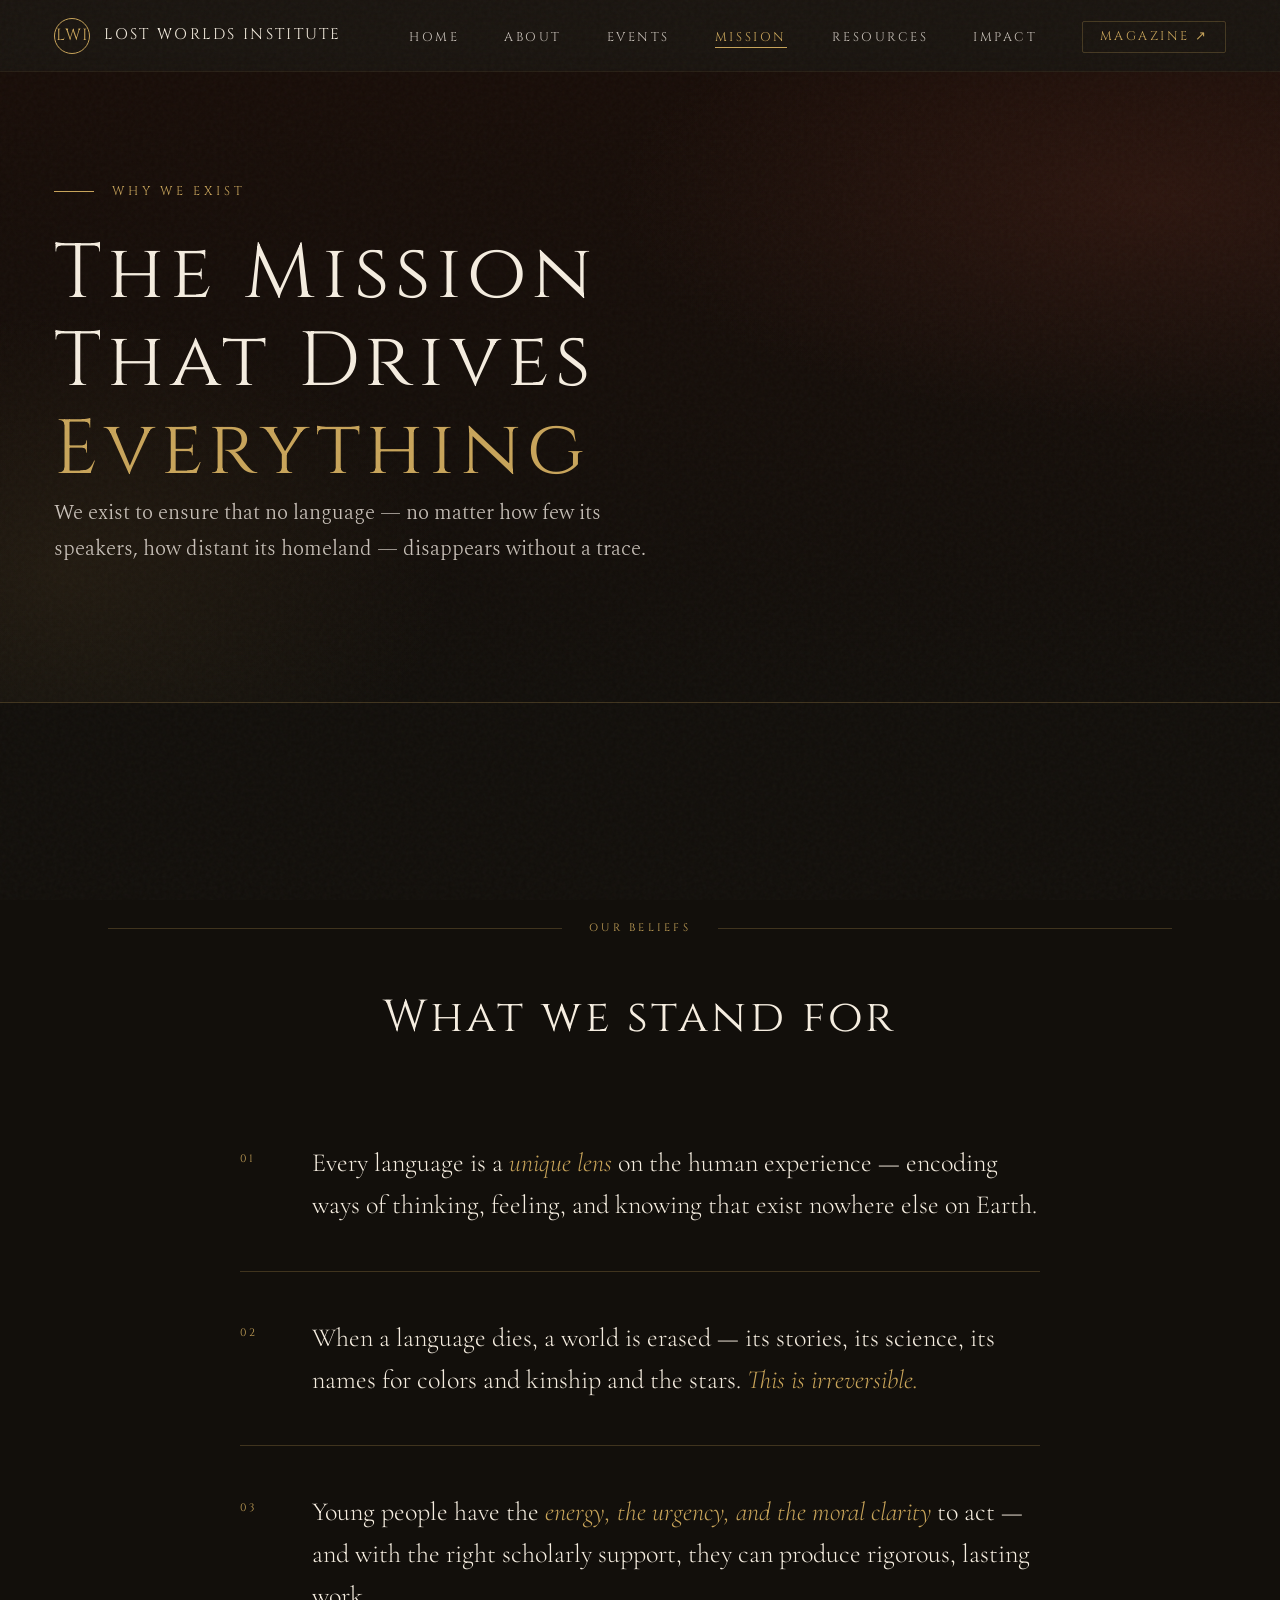
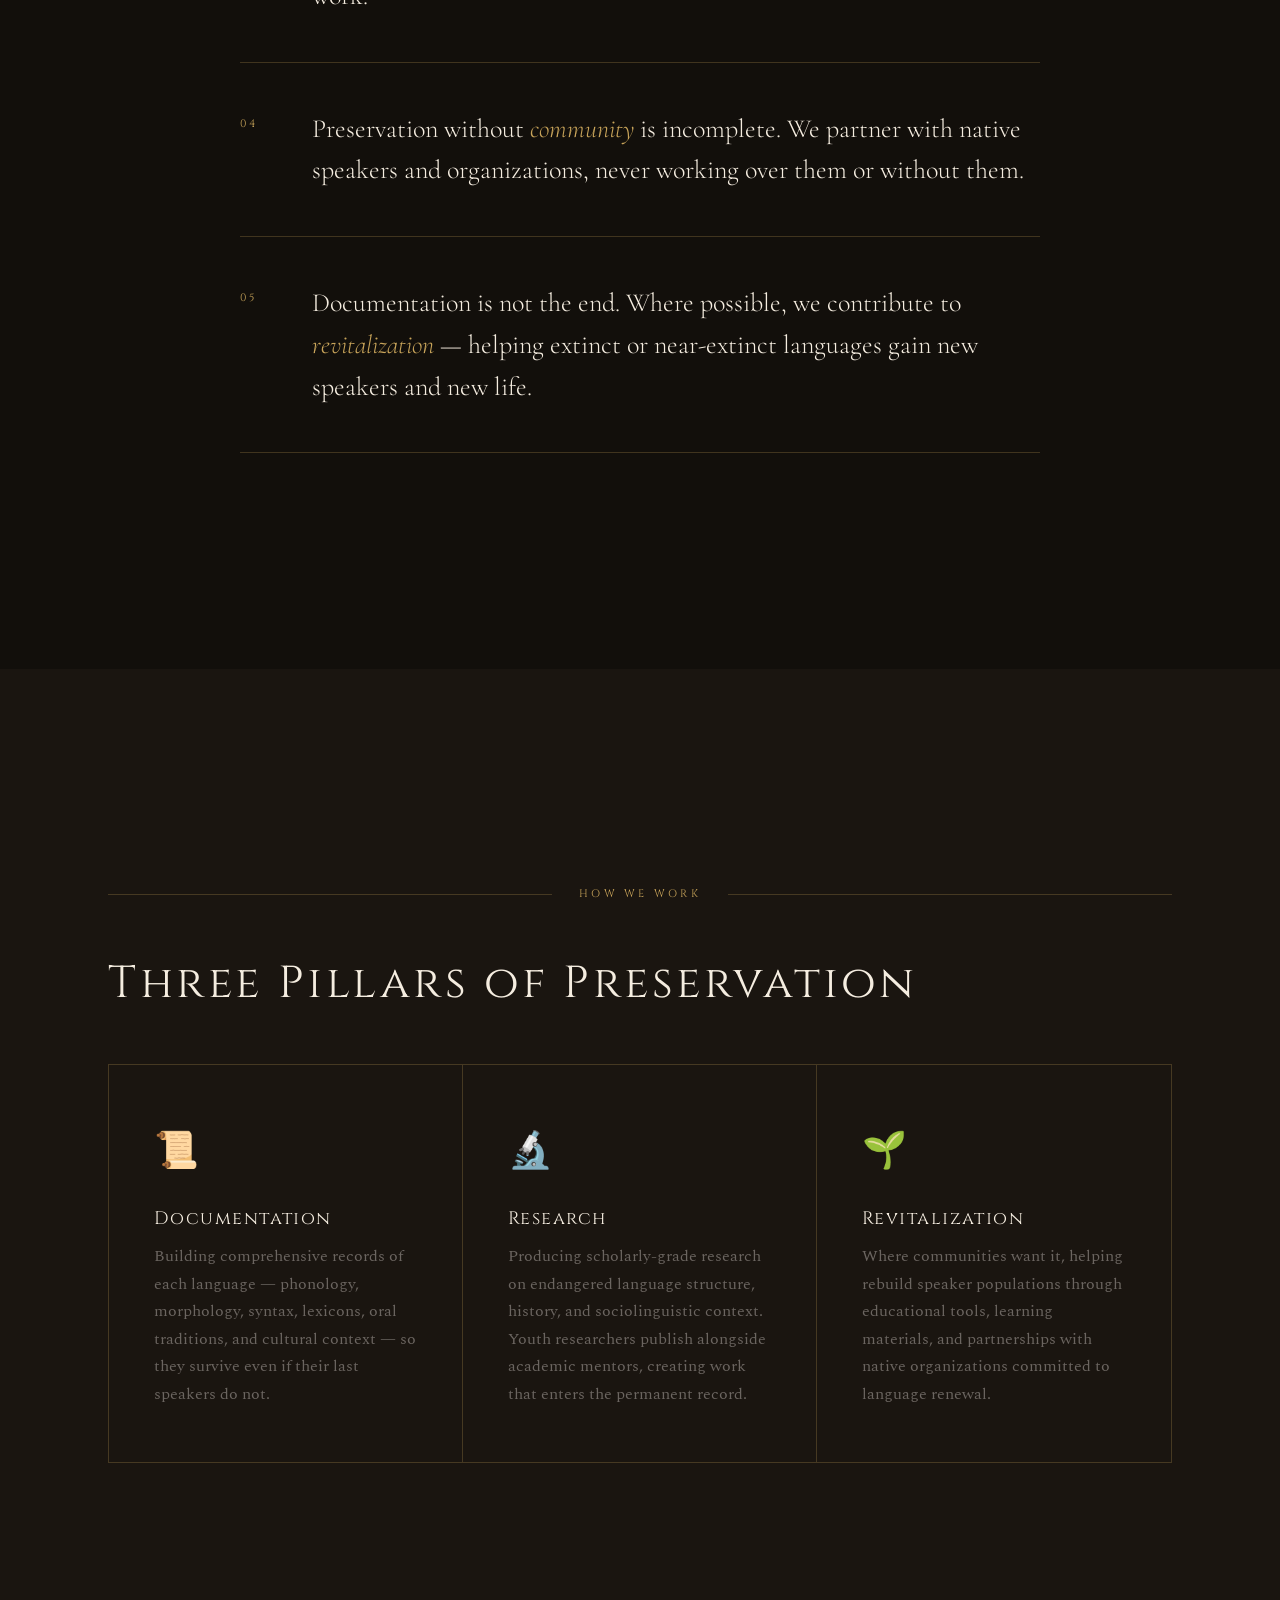
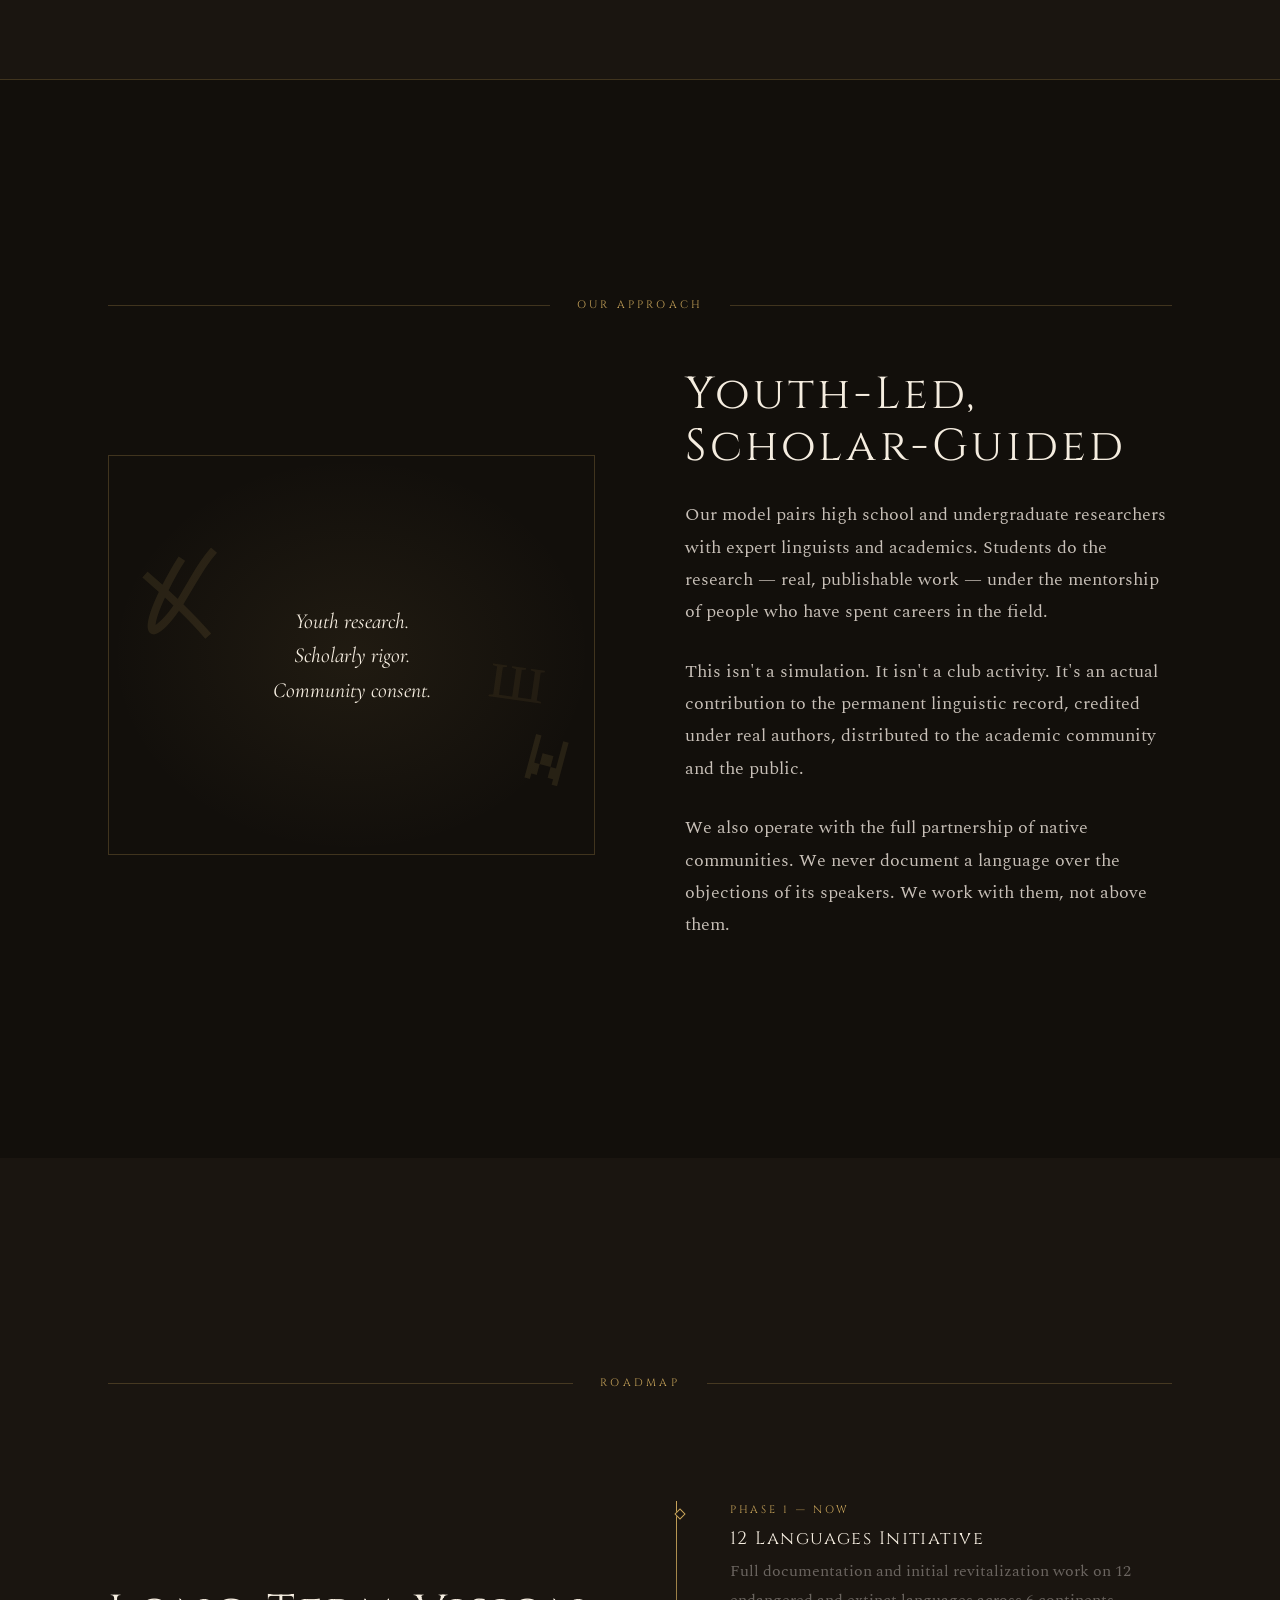
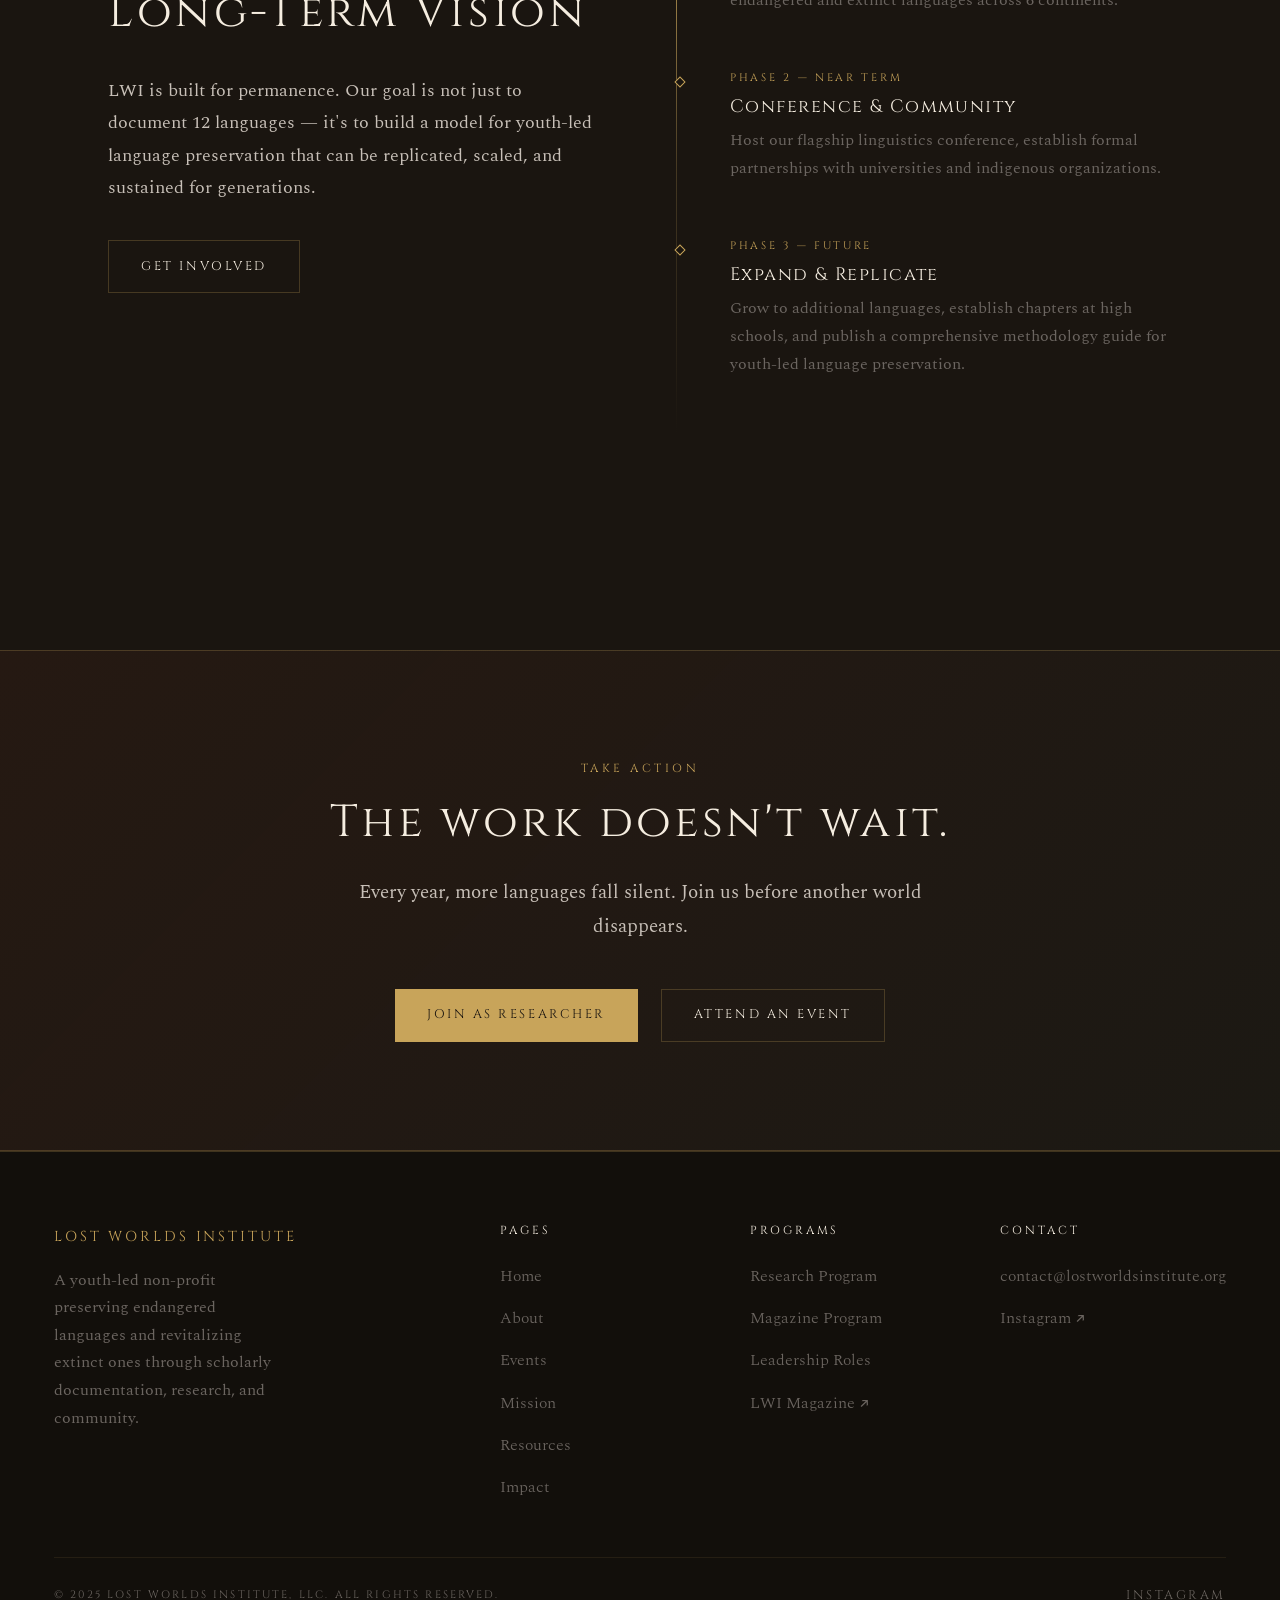
<file: mission.html>
<!DOCTYPE html>
<html lang="en">
<head>
<meta charset="UTF-8" />
<meta name="viewport" content="width=device-width, initial-scale=1.0" />
<title>Mission — Lost Worlds Institute</title>
<style>
/* ===========================
   LOST WORLDS INSTITUTE
   Core Stylesheet
   =========================== */

@import url('https://fonts.googleapis.com/css2?family=Cormorant+Garamond:ital,wght@0,300;0,400;0,500;0,600;0,700;1,300;1,400;1,600&family=Spectral:ital,wght@0,300;0,400;0,500;1,400&family=Cinzel:wght@400;500;600&display=swap');

:root {
  --ink: #1a1510;
  --parchment: #f5ede0;
  --sand: #d4b896;
  --clay: #9b6e4e;
  --rust: #8b3a2a;
  --forest: #2d4a35;
  --ash: #6b6560;
  --light-ash: #c8c0b8;
  --cream: #faf6f0;
  --gold: #c8a45a;
  --white: #ffffff;
  --dark-surface: #120f0b;
  --card-bg: rgba(245,237,224,0.06);
  --border: rgba(200,164,90,0.25);

  --font-display: 'Cinzel', serif;
  --font-body: 'Cormorant Garamond', serif;
  --font-text: 'Spectral', serif;

  --transition: 0.35s cubic-bezier(0.25, 0.46, 0.45, 0.94);
  --nav-h: 72px;
}

*, *::before, *::after {
  box-sizing: border-box;
  margin: 0;
  padding: 0;
}

html {
  scroll-behavior: smooth;
  font-size: 18px;
}

body {
  background-color: var(--ink);
  color: var(--parchment);
  font-family: var(--font-body);
  font-weight: 300;
  line-height: 1.75;
  overflow-x: hidden;
}

/* Grain overlay */
body::before {
  content: '';
  position: fixed;
  inset: 0;
  background-image: url("data:image/svg+xml,%3Csvg viewBox='0 0 256 256' xmlns='http://www.w3.org/2000/svg'%3E%3Cfilter id='noise'%3E%3CfeTurbulence type='fractalNoise' baseFrequency='0.9' numOctaves='4' stitchTiles='stitch'/%3E%3C/filter%3E%3Crect width='100%25' height='100%25' filter='url(%23noise)' opacity='1'/%3E%3C/svg%3E");
  opacity: 0.035;
  pointer-events: none;
  z-index: 1000;
}

/* ========================
   TYPOGRAPHY
   ======================== */

h1, h2, h3, h4 {
  font-family: var(--font-display);
  font-weight: 400;
  letter-spacing: 0.08em;
  line-height: 1.15;
}

h1 { font-size: clamp(2.2rem, 6vw, 4.5rem); }
h2 { font-size: clamp(1.6rem, 3.5vw, 2.8rem); }
h3 { font-size: clamp(1.1rem, 2.5vw, 1.7rem); }

p { font-family: var(--font-text); font-size: 1rem; font-weight: 400; }

em { font-style: italic; color: var(--sand); }
strong { font-weight: 600; color: var(--parchment); }

a {
  color: var(--gold);
  text-decoration: none;
  transition: color var(--transition);
}
a:hover { color: var(--sand); }

/* ========================
   NAV
   ======================== */

.nav {
  position: fixed;
  top: 0; left: 0; right: 0;
  height: var(--nav-h);
  z-index: 900;
  display: flex;
  align-items: center;
  justify-content: space-between;
  padding: 0 3rem;
  background: linear-gradient(180deg, rgba(26,21,16,0.97) 0%, rgba(26,21,16,0.0) 100%);
  backdrop-filter: blur(8px);
  border-bottom: 1px solid rgba(200,164,90,0.08);
  transition: background var(--transition);
}

.nav.scrolled {
  background: rgba(18,15,11,0.96);
  border-bottom-color: var(--border);
}

.nav-logo {
  display: flex;
  align-items: center;
  gap: 0.75rem;
  text-decoration: none;
}

.nav-logo-symbol {
  width: 36px;
  height: 36px;
  border: 1.5px solid var(--gold);
  border-radius: 50%;
  display: flex;
  align-items: center;
  justify-content: center;
  font-family: var(--font-display);
  font-size: 0.9rem;
  color: var(--gold);
  letter-spacing: 0.05em;
  transition: transform var(--transition);
}

.nav-logo:hover .nav-logo-symbol {
  transform: rotate(10deg);
}

.nav-logo-text {
  font-family: var(--font-display);
  font-size: 0.85rem;
  letter-spacing: 0.15em;
  color: var(--parchment);
  text-transform: uppercase;
}

.nav-links {
  display: flex;
  align-items: center;
  gap: 2.5rem;
  list-style: none;
}

.nav-links a {
  font-family: var(--font-display);
  font-size: 0.7rem;
  letter-spacing: 0.2em;
  text-transform: uppercase;
  color: var(--light-ash);
  transition: color var(--transition);
  position: relative;
  padding-bottom: 2px;
}

.nav-links a::after {
  content: '';
  position: absolute;
  bottom: 0; left: 0;
  width: 0; height: 1px;
  background: var(--gold);
  transition: width var(--transition);
}

.nav-links a:hover,
.nav-links a.active {
  color: var(--gold);
}
.nav-links a:hover::after,
.nav-links a.active::after {
  width: 100%;
}

.nav-magazine {
  border: 1px solid var(--border) !important;
  padding: 0.35rem 0.9rem !important;
  border-radius: 2px;
  color: var(--gold) !important;
}
.nav-magazine:hover {
  background: rgba(200,164,90,0.1) !important;
}

.nav-hamburger {
  display: none;
  flex-direction: column;
  gap: 5px;
  cursor: pointer;
  padding: 4px;
}
.nav-hamburger span {
  display: block;
  width: 22px;
  height: 1.5px;
  background: var(--parchment);
  transition: var(--transition);
}

/* ========================
   MAIN WRAPPER
   ======================== */
.page-main {
  padding-top: var(--nav-h);
}

/* ========================
   HERO — shared base
   ======================== */

.hero {
  min-height: 92vh;
  display: flex;
  flex-direction: column;
  justify-content: flex-end;
  padding: 0 3rem 5rem;
  position: relative;
  overflow: hidden;
}

.hero-bg {
  position: absolute;
  inset: 0;
  background: linear-gradient(160deg, #2d1e10 0%, #0e0a07 55%, #1a1510 100%);
}

.hero-bg::after {
  content: '';
  position: absolute;
  inset: 0;
  background: 
    radial-gradient(ellipse 60% 50% at 70% 40%, rgba(155,110,78,0.15) 0%, transparent 70%),
    radial-gradient(ellipse 40% 60% at 20% 80%, rgba(45,74,53,0.12) 0%, transparent 70%);
}

/* Decorative script characters in bg */
.hero-glyphs {
  position: absolute;
  inset: 0;
  overflow: hidden;
  opacity: 0.06;
  font-family: var(--font-display);
  font-size: clamp(4rem, 10vw, 9rem);
  color: var(--sand);
  user-select: none;
  pointer-events: none;
}

.hero-glyph {
  position: absolute;
  animation: glyphFloat 20s ease-in-out infinite alternate;
}

@keyframes glyphFloat {
  from { transform: translateY(0) rotate(-3deg); opacity: 0.5; }
  to   { transform: translateY(-20px) rotate(2deg); opacity: 1; }
}

.hero-content {
  position: relative;
  z-index: 2;
  max-width: 900px;
}

.hero-eyebrow {
  font-family: var(--font-display);
  font-size: 0.7rem;
  letter-spacing: 0.3em;
  text-transform: uppercase;
  color: var(--gold);
  margin-bottom: 1.5rem;
  display: flex;
  align-items: center;
  gap: 1rem;
}

.hero-eyebrow::before {
  content: '';
  display: inline-block;
  width: 40px;
  height: 1px;
  background: var(--gold);
}

.hero h1 {
  color: var(--parchment);
  margin-bottom: 1.5rem;
}

.hero h1 span {
  color: var(--gold);
  display: block;
}

.hero-desc {
  font-size: 1.15rem;
  color: var(--light-ash);
  max-width: 55ch;
  margin-bottom: 2.5rem;
  font-weight: 300;
}

.hero-actions {
  display: flex;
  gap: 1.25rem;
  flex-wrap: wrap;
}

/* ========================
   BUTTONS
   ======================== */

.btn {
  display: inline-flex;
  align-items: center;
  gap: 0.6rem;
  padding: 0.8rem 1.8rem;
  font-family: var(--font-display);
  font-size: 0.7rem;
  letter-spacing: 0.2em;
  text-transform: uppercase;
  text-decoration: none;
  transition: all var(--transition);
  cursor: pointer;
  border: none;
}

.btn-primary {
  background: var(--gold);
  color: var(--ink);
}
.btn-primary:hover {
  background: var(--sand);
  color: var(--ink);
  transform: translateY(-2px);
}

.btn-ghost {
  background: transparent;
  color: var(--parchment);
  border: 1px solid var(--border);
}
.btn-ghost:hover {
  border-color: var(--gold);
  color: var(--gold);
  transform: translateY(-2px);
}

/* ========================
   DIVIDERS
   ======================== */

.section-divider {
  display: flex;
  align-items: center;
  gap: 1.5rem;
  margin-bottom: 3rem;
}

.section-divider::before,
.section-divider::after {
  content: '';
  flex: 1;
  height: 1px;
  background: var(--border);
}

.section-divider span {
  font-family: var(--font-display);
  font-size: 0.6rem;
  letter-spacing: 0.3em;
  text-transform: uppercase;
  color: var(--gold);
  white-space: nowrap;
}

/* ========================
   SECTIONS
   ======================== */

.section {
  padding: 6rem 3rem;
  max-width: 1280px;
  margin: 0 auto;
}

.section-wide {
  padding: 6rem 3rem;
}

.section-dark {
  background: var(--dark-surface);
}

.section-label {
  font-family: var(--font-display);
  font-size: 0.65rem;
  letter-spacing: 0.3em;
  text-transform: uppercase;
  color: var(--gold);
  margin-bottom: 1rem;
}

.section-heading {
  color: var(--parchment);
  margin-bottom: 1.5rem;
}

.section-body {
  color: var(--light-ash);
  font-size: 1.05rem;
  max-width: 65ch;
  line-height: 1.8;
}

/* ========================
   CARDS
   ======================== */

.card {
  background: var(--card-bg);
  border: 1px solid var(--border);
  padding: 2rem;
  transition: border-color var(--transition), transform var(--transition);
}

.card:hover {
  border-color: var(--gold);
  transform: translateY(-4px);
}

.card-num {
  font-family: var(--font-display);
  font-size: 0.6rem;
  letter-spacing: 0.3em;
  color: var(--gold);
  margin-bottom: 1rem;
}

.card h3 { color: var(--parchment); margin-bottom: 0.75rem; }
.card p { color: var(--ash); font-size: 0.95rem; }

/* ========================
   FOOTER
   ======================== */

footer {
  background: var(--dark-surface);
  border-top: 1px solid var(--border);
  padding: 4rem 3rem 2.5rem;
}

.footer-inner {
  max-width: 1280px;
  margin: 0 auto;
  display: grid;
  grid-template-columns: 2fr 1fr 1fr 1fr;
  gap: 3rem;
}

.footer-brand .footer-logo {
  font-family: var(--font-display);
  font-size: 0.8rem;
  letter-spacing: 0.2em;
  text-transform: uppercase;
  color: var(--gold);
  margin-bottom: 1rem;
  display: block;
}

.footer-brand p {
  font-size: 0.9rem;
  color: var(--ash);
  max-width: 28ch;
  line-height: 1.7;
}

.footer-col h4 {
  font-family: var(--font-display);
  font-size: 0.65rem;
  letter-spacing: 0.25em;
  text-transform: uppercase;
  color: var(--parchment);
  margin-bottom: 1.25rem;
}

.footer-col ul {
  list-style: none;
  display: flex;
  flex-direction: column;
  gap: 0.6rem;
}

.footer-col a {
  font-family: var(--font-text);
  font-size: 0.9rem;
  color: var(--ash);
  transition: color var(--transition);
}
.footer-col a:hover { color: var(--gold); }

.footer-bottom {
  max-width: 1280px;
  margin: 3rem auto 0;
  padding-top: 1.5rem;
  border-top: 1px solid rgba(200,164,90,0.1);
  display: flex;
  justify-content: space-between;
  align-items: center;
  font-family: var(--font-display);
  font-size: 0.6rem;
  letter-spacing: 0.2em;
  text-transform: uppercase;
  color: var(--ash);
}

.footer-social a {
  color: var(--ash);
  transition: color var(--transition);
  font-size: 0.7rem;
  letter-spacing: 0.2em;
}
.footer-social a:hover { color: var(--gold); }

/* ========================
   ANIMATIONS
   ======================== */

.fade-up {
  opacity: 0;
  transform: translateY(30px);
  transition: opacity 0.7s ease, transform 0.7s ease;
}
.fade-up.visible {
  opacity: 1;
  transform: translateY(0);
}

.fade-in {
  opacity: 0;
  transition: opacity 0.7s ease;
}
.fade-in.visible { opacity: 1; }

/* Stagger delays */
.delay-1 { transition-delay: 0.1s; }
.delay-2 { transition-delay: 0.2s; }
.delay-3 { transition-delay: 0.3s; }
.delay-4 { transition-delay: 0.4s; }
.delay-5 { transition-delay: 0.5s; }

/* ========================
   SCROLL LINE decoration
   ======================== */
.ornament {
  text-align: center;
  color: var(--border);
  font-size: 1.2rem;
  letter-spacing: 0.5rem;
  margin: 3rem 0;
  user-select: none;
}

/* ========================
   FORM STYLES
   ======================== */

.form-group {
  display: flex;
  flex-direction: column;
  gap: 0.5rem;
  margin-bottom: 1.5rem;
}

.form-label {
  font-family: var(--font-display);
  font-size: 0.65rem;
  letter-spacing: 0.2em;
  text-transform: uppercase;
  color: var(--light-ash);
}

.form-input,
.form-select,
.form-textarea {
  background: rgba(245,237,224,0.04);
  border: 1px solid var(--border);
  padding: 0.85rem 1.1rem;
  color: var(--parchment);
  font-family: var(--font-text);
  font-size: 1rem;
  outline: none;
  transition: border-color var(--transition);
  width: 100%;
}

.form-input:focus,
.form-select:focus,
.form-textarea:focus {
  border-color: var(--gold);
}

.form-textarea { resize: vertical; min-height: 140px; }

/* ========================
   TAG / BADGE
   ======================== */
.tag {
  display: inline-block;
  padding: 0.2rem 0.7rem;
  border: 1px solid var(--border);
  font-family: var(--font-display);
  font-size: 0.6rem;
  letter-spacing: 0.2em;
  text-transform: uppercase;
  color: var(--gold);
}

/* ========================
   MOBILE NAV
   ======================== */

@media (max-width: 900px) {
  .nav-links {
    position: fixed;
    inset: 0 0 0 40%;
    background: rgba(18,15,11,0.98);
    flex-direction: column;
    align-items: flex-start;
    padding: 6rem 2.5rem;
    gap: 2rem;
    transform: translateX(100%);
    transition: transform var(--transition);
    border-left: 1px solid var(--border);
  }

  .nav-links.open {
    transform: translateX(0);
  }

  .nav-hamburger { display: flex; }

  .nav-hamburger.open span:nth-child(1) {
    transform: translateY(6.5px) rotate(45deg);
  }
  .nav-hamburger.open span:nth-child(2) {
    opacity: 0;
  }
  .nav-hamburger.open span:nth-child(3) {
    transform: translateY(-6.5px) rotate(-45deg);
  }

  .footer-inner {
    grid-template-columns: 1fr 1fr;
  }

  .hero { padding: 0 1.5rem 4rem; }
  .section { padding: 4rem 1.5rem; }
  .section-wide { padding: 4rem 1.5rem; }
  footer { padding: 3rem 1.5rem 2rem; }
  .nav { padding: 0 1.5rem; }
}

@media (max-width: 600px) {
  .footer-inner { grid-template-columns: 1fr; }
  .footer-bottom { flex-direction: column; gap: 0.5rem; text-align: center; }
}
</style>
<style>
.mission-hero {
  min-height: 70vh;
  display: flex;
  align-items: flex-end;
  padding: 0 3rem 5rem;
  position: relative;
  overflow: hidden;
}

.mission-hero-bg {
  position: absolute;
  inset: 0;
  background: 
    radial-gradient(ellipse 70% 60% at 90% 20%, rgba(139,58,42,0.18) 0%, transparent 60%),
    radial-gradient(ellipse 50% 70% at 5% 80%, rgba(200,164,90,0.08) 0%, transparent 60%),
    linear-gradient(180deg, #180d08 0%, #120f0b 100%);
}

/* MANIFESTO */
.manifesto {
  max-width: 800px;
  margin: 0 auto;
}

.manifesto-line {
  display: flex;
  align-items: flex-start;
  gap: 2rem;
  padding: 2.5rem 0;
  border-bottom: 1px solid var(--border);
}

.manifesto-num {
  font-family: var(--font-display);
  font-size: 0.6rem;
  letter-spacing: 0.3em;
  color: var(--gold);
  min-width: 2rem;
  padding-top: 0.4rem;
}

.manifesto-text {
  font-family: var(--font-body);
  font-size: clamp(1.1rem, 2.5vw, 1.45rem);
  color: var(--parchment);
  font-weight: 300;
  line-height: 1.6;
}

.manifesto-text em {
  color: var(--gold);
  font-style: italic;
}

/* PILLARS */
.pillars {
  display: grid;
  grid-template-columns: repeat(3, 1fr);
  gap: 0;
  border: 1px solid var(--border);
  margin-top: 3rem;
}

.pillar {
  padding: 3rem 2.5rem;
  border-right: 1px solid var(--border);
  position: relative;
  transition: background var(--transition);
}
.pillar:last-child { border-right: none; }
.pillar:hover { background: rgba(200,164,90,0.04); }

.pillar-icon {
  font-size: 2rem;
  margin-bottom: 1.5rem;
  display: block;
}

.pillar h3 {
  color: var(--parchment);
  font-size: 1rem;
  margin-bottom: 0.75rem;
}

.pillar p {
  color: var(--ash);
  font-size: 0.9rem;
  line-height: 1.7;
}

/* APPROACH */
.approach-grid {
  display: grid;
  grid-template-columns: 1fr 1fr;
  gap: 5rem;
  align-items: center;
}

.approach-visual {
  position: relative;
  height: 400px;
  border: 1px solid var(--border);
  display: flex;
  align-items: center;
  justify-content: center;
  overflow: hidden;
}

.approach-visual-bg {
  position: absolute;
  inset: 0;
  background: radial-gradient(ellipse at center, rgba(200,164,90,0.08) 0%, transparent 70%);
}

.approach-glyph {
  font-family: var(--font-display);
  font-size: 8rem;
  color: rgba(200,164,90,0.12);
  position: absolute;
  user-select: none;
}

.approach-center {
  position: relative;
  z-index: 2;
  text-align: center;
  padding: 2rem;
}

.approach-center p {
  font-family: var(--font-body);
  font-size: 1.2rem;
  font-style: italic;
  color: var(--parchment);
  line-height: 1.6;
}

/* TIMELINE */
.timeline {
  margin-top: 3rem;
  position: relative;
  padding-left: 3rem;
}

.timeline::before {
  content: '';
  position: absolute;
  left: 0;
  top: 0; bottom: 0;
  width: 1px;
  background: linear-gradient(to bottom, var(--gold), var(--border), transparent);
}

.timeline-item {
  position: relative;
  padding-bottom: 3rem;
}

.timeline-item::before {
  content: '';
  position: absolute;
  left: -3rem;
  top: 0.5rem;
  width: 8px;
  height: 8px;
  border: 1px solid var(--gold);
  background: var(--ink);
  transform: rotate(45deg);
}

.timeline-phase {
  font-family: var(--font-display);
  font-size: 0.6rem;
  letter-spacing: 0.25em;
  text-transform: uppercase;
  color: var(--gold);
  margin-bottom: 0.5rem;
}

.timeline-item h3 {
  color: var(--parchment);
  font-size: 1rem;
  margin-bottom: 0.5rem;
}

.timeline-item p {
  color: var(--ash);
  font-size: 0.9rem;
}

/* CALL TO ACTION */
.mission-cta {
  text-align: center;
  padding: 6rem 3rem;
  background: linear-gradient(135deg, rgba(139,58,42,0.1) 0%, rgba(45,74,53,0.08) 100%);
  border-top: 1px solid var(--border);
  border-bottom: 1px solid var(--border);
}

@media (max-width: 900px) {
  .pillars { grid-template-columns: 1fr; }
  .pillar { border-right: none; border-bottom: 1px solid var(--border); }
  .pillar:last-child { border-bottom: none; }
  .approach-grid { grid-template-columns: 1fr; gap: 2rem; }
  .approach-visual { height: 250px; }
  .mission-hero { padding: 0 1.5rem 4rem; }
}
</style>
</head>
<body>

<nav class="nav" id="nav">
  <a href="index.html" class="nav-logo">
    <div class="nav-logo-symbol">LWI</div>
    <span class="nav-logo-text">Lost Worlds Institute</span>
  </a>
  <ul class="nav-links">
    <li><a href="index.html">Home</a></li>
    <li><a href="about.html">About</a></li>
    <li><a href="events.html">Events</a></li>
    <li><a href="mission.html" class="active">Mission</a></li>
    <li><a href="resources.html">Resources</a></li>
    <li><a href="impact.html">Impact</a></li>
    <li><a href="https://www.lostworldsmag.com" target="_blank" class="nav-magazine">Magazine ↗</a></li>
  </ul>
  <button class="nav-hamburger" aria-label="Menu"><span></span><span></span><span></span></button>
</nav>

<main class="page-main">

  <section class="mission-hero">
    <div class="mission-hero-bg"></div>
    <div class="hero-content">
      <p class="hero-eyebrow">Why We Exist</p>
      <h1>The Mission<br>That Drives<br><span style="color:var(--gold);">Everything</span></h1>
      <p class="hero-desc">We exist to ensure that no language — no matter how few its speakers, how distant its homeland — disappears without a trace.</p>
    </div>
  </section>

  <!-- MANIFESTO -->
  <div class="section-wide" style="background:var(--dark-surface);border-top:1px solid var(--border);">
    <div class="section">
      <div class="section-divider"><span>Our Beliefs</span></div>
      <h2 class="section-heading fade-up" style="text-align:center;max-width:600px;margin:0 auto 3rem;">What we stand for</h2>
      <div class="manifesto">
        <div class="manifesto-line fade-up">
          <span class="manifesto-num">01</span>
          <p class="manifesto-text">Every language is a <em>unique lens</em> on the human experience — encoding ways of thinking, feeling, and knowing that exist nowhere else on Earth.</p>
        </div>
        <div class="manifesto-line fade-up delay-1">
          <span class="manifesto-num">02</span>
          <p class="manifesto-text">When a language dies, a world is erased — its stories, its science, its names for colors and kinship and the stars. <em>This is irreversible.</em></p>
        </div>
        <div class="manifesto-line fade-up delay-2">
          <span class="manifesto-num">03</span>
          <p class="manifesto-text">Young people have the <em>energy, the urgency, and the moral clarity</em> to act — and with the right scholarly support, they can produce rigorous, lasting work.</p>
        </div>
        <div class="manifesto-line fade-up delay-3">
          <span class="manifesto-num">04</span>
          <p class="manifesto-text">Preservation without <em>community</em> is incomplete. We partner with native speakers and organizations, never working over them or without them.</p>
        </div>
        <div class="manifesto-line fade-up delay-4">
          <span class="manifesto-num">05</span>
          <p class="manifesto-text">Documentation is not the end. Where possible, we contribute to <em>revitalization</em> — helping extinct or near-extinct languages gain new speakers and new life.</p>
        </div>
      </div>
    </div>
  </div>

  <!-- PILLARS -->
  <div class="section-wide" style="background:var(--ink);">
    <div class="section">
      <div class="section-divider"><span>How We Work</span></div>
      <h2 class="section-heading fade-up">Three Pillars of Preservation</h2>
      <div class="pillars" style="margin-top:3rem;">
        <div class="pillar fade-up">
          <span class="pillar-icon">📜</span>
          <h3>Documentation</h3>
          <p>Building comprehensive records of each language — phonology, morphology, syntax, lexicons, oral traditions, and cultural context — so they survive even if their last speakers do not.</p>
        </div>
        <div class="pillar fade-up delay-1">
          <span class="pillar-icon">🔬</span>
          <h3>Research</h3>
          <p>Producing scholarly-grade research on endangered language structure, history, and sociolinguistic context. Youth researchers publish alongside academic mentors, creating work that enters the permanent record.</p>
        </div>
        <div class="pillar fade-up delay-2">
          <span class="pillar-icon">🌱</span>
          <h3>Revitalization</h3>
          <p>Where communities want it, helping rebuild speaker populations through educational tools, learning materials, and partnerships with native organizations committed to language renewal.</p>
        </div>
      </div>
    </div>
  </div>

  <!-- APPROACH -->
  <div class="section-wide" style="background:var(--dark-surface);border-top:1px solid var(--border);">
    <div class="section">
      <div class="section-divider"><span>Our Approach</span></div>
      <div class="approach-grid">
        <div class="approach-visual fade-in">
          <div class="approach-visual-bg"></div>
          <div class="approach-glyph" style="top:5%;left:5%;transform:rotate(-20deg);">𐤀</div>
          <div class="approach-glyph" style="bottom:5%;right:5%;transform:rotate(15deg);font-size:5rem;">ꮃ</div>
          <div class="approach-glyph" style="top:40%;right:10%;transform:rotate(8deg);font-size:4rem;color:rgba(200,164,90,0.08);">ш</div>
          <div class="approach-center">
            <p>Youth research.<br>Scholarly rigor.<br>Community consent.</p>
          </div>
        </div>
        <div class="fade-up delay-1">
          <h2 class="section-heading" style="margin-bottom:1.5rem;">Youth-Led, Scholar-Guided</h2>
          <p style="color:var(--light-ash);margin-bottom:1.5rem;line-height:1.8;">Our model pairs high school and undergraduate researchers with expert linguists and academics. Students do the research — real, publishable work — under the mentorship of people who have spent careers in the field.</p>
          <p style="color:var(--light-ash);margin-bottom:1.5rem;line-height:1.8;">This isn't a simulation. It isn't a club activity. It's an actual contribution to the permanent linguistic record, credited under real authors, distributed to the academic community and the public.</p>
          <p style="color:var(--light-ash);line-height:1.8;">We also operate with the full partnership of native communities. We never document a language over the objections of its speakers. We work with them, not above them.</p>
        </div>
      </div>
    </div>
  </div>

  <!-- ROADMAP -->
  <div class="section-wide" style="background:var(--ink);">
    <div class="section">
      <div class="section-divider"><span>Roadmap</span></div>
      <div class="approach-grid" style="gap:4rem;">
        <div class="fade-up">
          <h2 class="section-heading" style="margin-bottom:2rem;">Long-Term Vision</h2>
          <p style="color:var(--light-ash);line-height:1.8;margin-bottom:2rem;">LWI is built for permanence. Our goal is not just to document 12 languages — it's to build a model for youth-led language preservation that can be replicated, scaled, and sustained for generations.</p>
          <a href="about.html" class="btn btn-ghost">Get Involved</a>
        </div>
        <div class="fade-up delay-1">
          <div class="timeline">
            <div class="timeline-item">
              <div class="timeline-phase">Phase 1 — Now</div>
              <h3>12 Languages Initiative</h3>
              <p>Full documentation and initial revitalization work on 12 endangered and extinct languages across 6 continents.</p>
            </div>
            <div class="timeline-item">
              <div class="timeline-phase">Phase 2 — Near Term</div>
              <h3>Conference & Community</h3>
              <p>Host our flagship linguistics conference, establish formal partnerships with universities and indigenous organizations.</p>
            </div>
            <div class="timeline-item">
              <div class="timeline-phase">Phase 3 — Future</div>
              <h3>Expand & Replicate</h3>
              <p>Grow to additional languages, establish chapters at high schools, and publish a comprehensive methodology guide for youth-led language preservation.</p>
            </div>
          </div>
        </div>
      </div>
    </div>
  </div>

  <!-- CTA -->
  <div class="mission-cta fade-up">
    <p class="section-label">Take Action</p>
    <h2 class="section-heading" style="margin-bottom:1.5rem;">The work doesn't wait.</h2>
    <p class="section-body" style="margin:0 auto 2.5rem;">Every year, more languages fall silent. Join us before another world disappears.</p>
    <div style="display:flex;gap:1.25rem;justify-content:center;flex-wrap:wrap;">
      <a href="https://forms.gle/FsWHHQZ4N7CzUd9U7" target="_blank" class="btn btn-primary">Join as Researcher</a>
      <a href="events.html" class="btn btn-ghost">Attend an Event</a>
    </div>
  </div>

</main>

<footer>
  <div class="footer-inner">
    <div class="footer-brand">
      <span class="footer-logo">Lost Worlds Institute</span>
      <p>A youth-led non-profit preserving endangered languages and revitalizing extinct ones through scholarly documentation, research, and community.</p>
    </div>
    <div class="footer-col">
      <h4>Pages</h4>
      <ul>
        <li><a href="index.html">Home</a></li>
        <li><a href="about.html">About</a></li>
        <li><a href="events.html">Events</a></li>
        <li><a href="mission.html">Mission</a></li>
        <li><a href="resources.html">Resources</a></li>
        <li><a href="impact.html">Impact</a></li>
      </ul>
    </div>
    <div class="footer-col">
      <h4>Programs</h4>
      <ul>
        <li><a href="https://forms.gle/FsWHHQZ4N7CzUd9U7" target="_blank">Research Program</a></li>
        <li><a href="https://forms.gle/gR66SaEhDUA8CdTc8" target="_blank">Magazine Program</a></li>
        <li><a href="https://forms.gle/3pGccyWoJjhpX7Nr7" target="_blank">Leadership Roles</a></li>
        <li><a href="https://www.lostworldsmag.com" target="_blank">LWI Magazine ↗</a></li>
      </ul>
    </div>
    <div class="footer-col">
      <h4>Contact</h4>
      <ul>
        <li><a href="mailto:contact@lostworldsinstitute.org">contact@lostworldsinstitute.org</a></li>
        <li><a href="https://www.instagram.com/lostworldsinstitute/" target="_blank">Instagram ↗</a></li>
      </ul>
    </div>
  </div>
  <div class="footer-bottom">
    <span>© 2025 Lost Worlds Institute, LLC. All rights reserved.</span>
    <div class="footer-social"><a href="https://www.instagram.com/lostworldsinstitute/" target="_blank">Instagram</a></div>
  </div>
</footer>

<script>
// ==============================
// LOST WORLDS INSTITUTE — main.js
// ==============================

(function () {
  'use strict';

  // NAV SCROLL
  const nav = document.querySelector('.nav');
  window.addEventListener('scroll', () => {
    nav.classList.toggle('scrolled', window.scrollY > 50);
  });

  // HAMBURGER MENU
  const hamburger = document.querySelector('.nav-hamburger');
  const navLinks = document.querySelector('.nav-links');
  if (hamburger && navLinks) {
    hamburger.addEventListener('click', () => {
      hamburger.classList.toggle('open');
      navLinks.classList.toggle('open');
    });
    // Close on link click
    navLinks.querySelectorAll('a').forEach(a => {
      a.addEventListener('click', () => {
        hamburger.classList.remove('open');
        navLinks.classList.remove('open');
      });
    });
  }

  // ACTIVE NAV LINK
  const currentPath = window.location.pathname.replace(/\/$/, '') || '/index';
  document.querySelectorAll('.nav-links a').forEach(a => {
    const href = a.getAttribute('href').replace(/\/$/, '') || '/index';
    if (href === currentPath || (currentPath === '' && href === '/index')) {
      a.classList.add('active');
    }
  });

  // INTERSECTION OBSERVER — fade animations
  const animEls = document.querySelectorAll('.fade-up, .fade-in');
  if (animEls.length) {
    const observer = new IntersectionObserver((entries) => {
      entries.forEach(e => {
        if (e.isIntersecting) {
          e.target.classList.add('visible');
          observer.unobserve(e.target);
        }
      });
    }, { threshold: 0.12 });
    animEls.forEach(el => observer.observe(el));
  }

  // COUNTER ANIMATION
  function animateCount(el) {
    const target = parseInt(el.dataset.count);
    const suffix = el.dataset.suffix || '';
    const duration = 1800;
    const start = performance.now();
    const ease = t => t < 0.5 ? 2 * t * t : -1 + (4 - 2 * t) * t;
    function step(now) {
      const t = Math.min((now - start) / duration, 1);
      el.textContent = Math.round(ease(t) * target) + suffix;
      if (t < 1) requestAnimationFrame(step);
    }
    requestAnimationFrame(step);
  }

  const counters = document.querySelectorAll('[data-count]');
  if (counters.length) {
    const counterObs = new IntersectionObserver(entries => {
      entries.forEach(e => {
        if (e.isIntersecting) {
          animateCount(e.target);
          counterObs.unobserve(e.target);
        }
      });
    }, { threshold: 0.5 });
    counters.forEach(c => counterObs.observe(c));
  }

  // FAQ ACCORDION
  document.querySelectorAll('.faq-item').forEach(item => {
    const q = item.querySelector('.faq-q');
    const a = item.querySelector('.faq-a');
    if (!q || !a) return;
    q.addEventListener('click', () => {
      const isOpen = item.classList.contains('open');
      document.querySelectorAll('.faq-item.open').forEach(i => {
        i.classList.remove('open');
        i.querySelector('.faq-a').style.maxHeight = null;
      });
      if (!isOpen) {
        item.classList.add('open');
        a.style.maxHeight = a.scrollHeight + 'px';
      }
    });
  });

  // TAB SWITCHER (for Resources page)
  document.querySelectorAll('.tab-btn').forEach(btn => {
    btn.addEventListener('click', () => {
      const target = btn.dataset.tab;
      document.querySelectorAll('.tab-btn').forEach(b => b.classList.remove('active'));
      document.querySelectorAll('.tab-panel').forEach(p => p.classList.remove('active'));
      btn.classList.add('active');
      const panel = document.getElementById(target);
      if (panel) panel.classList.add('active');
    });
  });

  // NEWSLETTER FORM
  document.querySelectorAll('.newsletter-form').forEach(form => {
    form.addEventListener('submit', e => {
      e.preventDefault();
      const input = form.querySelector('input[type="email"]');
      if (!input || !input.value) return;
      form.innerHTML = `<p style="color:var(--gold);font-family:var(--font-display);font-size:0.75rem;letter-spacing:0.2em;text-transform:uppercase;">✦ Thank you for joining us</p>`;
    });
  });

})();
</script>
</body>
</html>
</file>
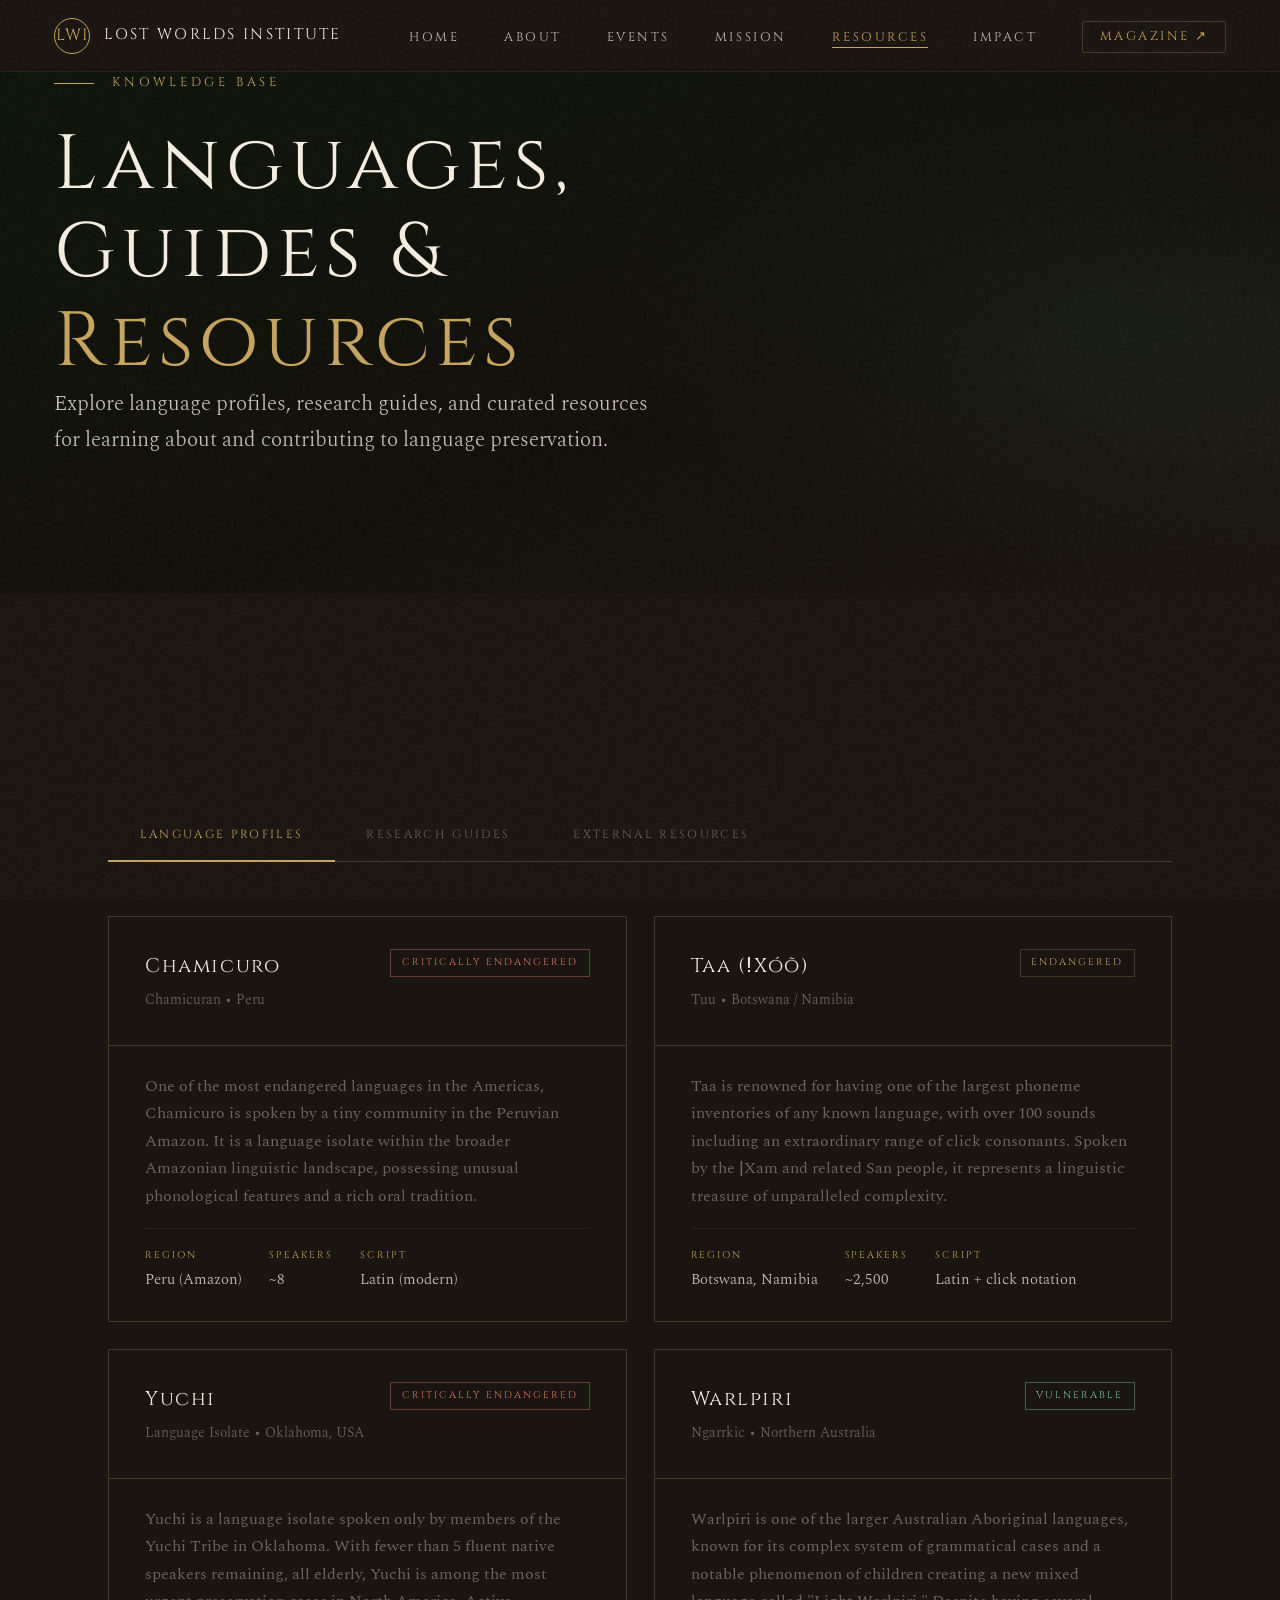
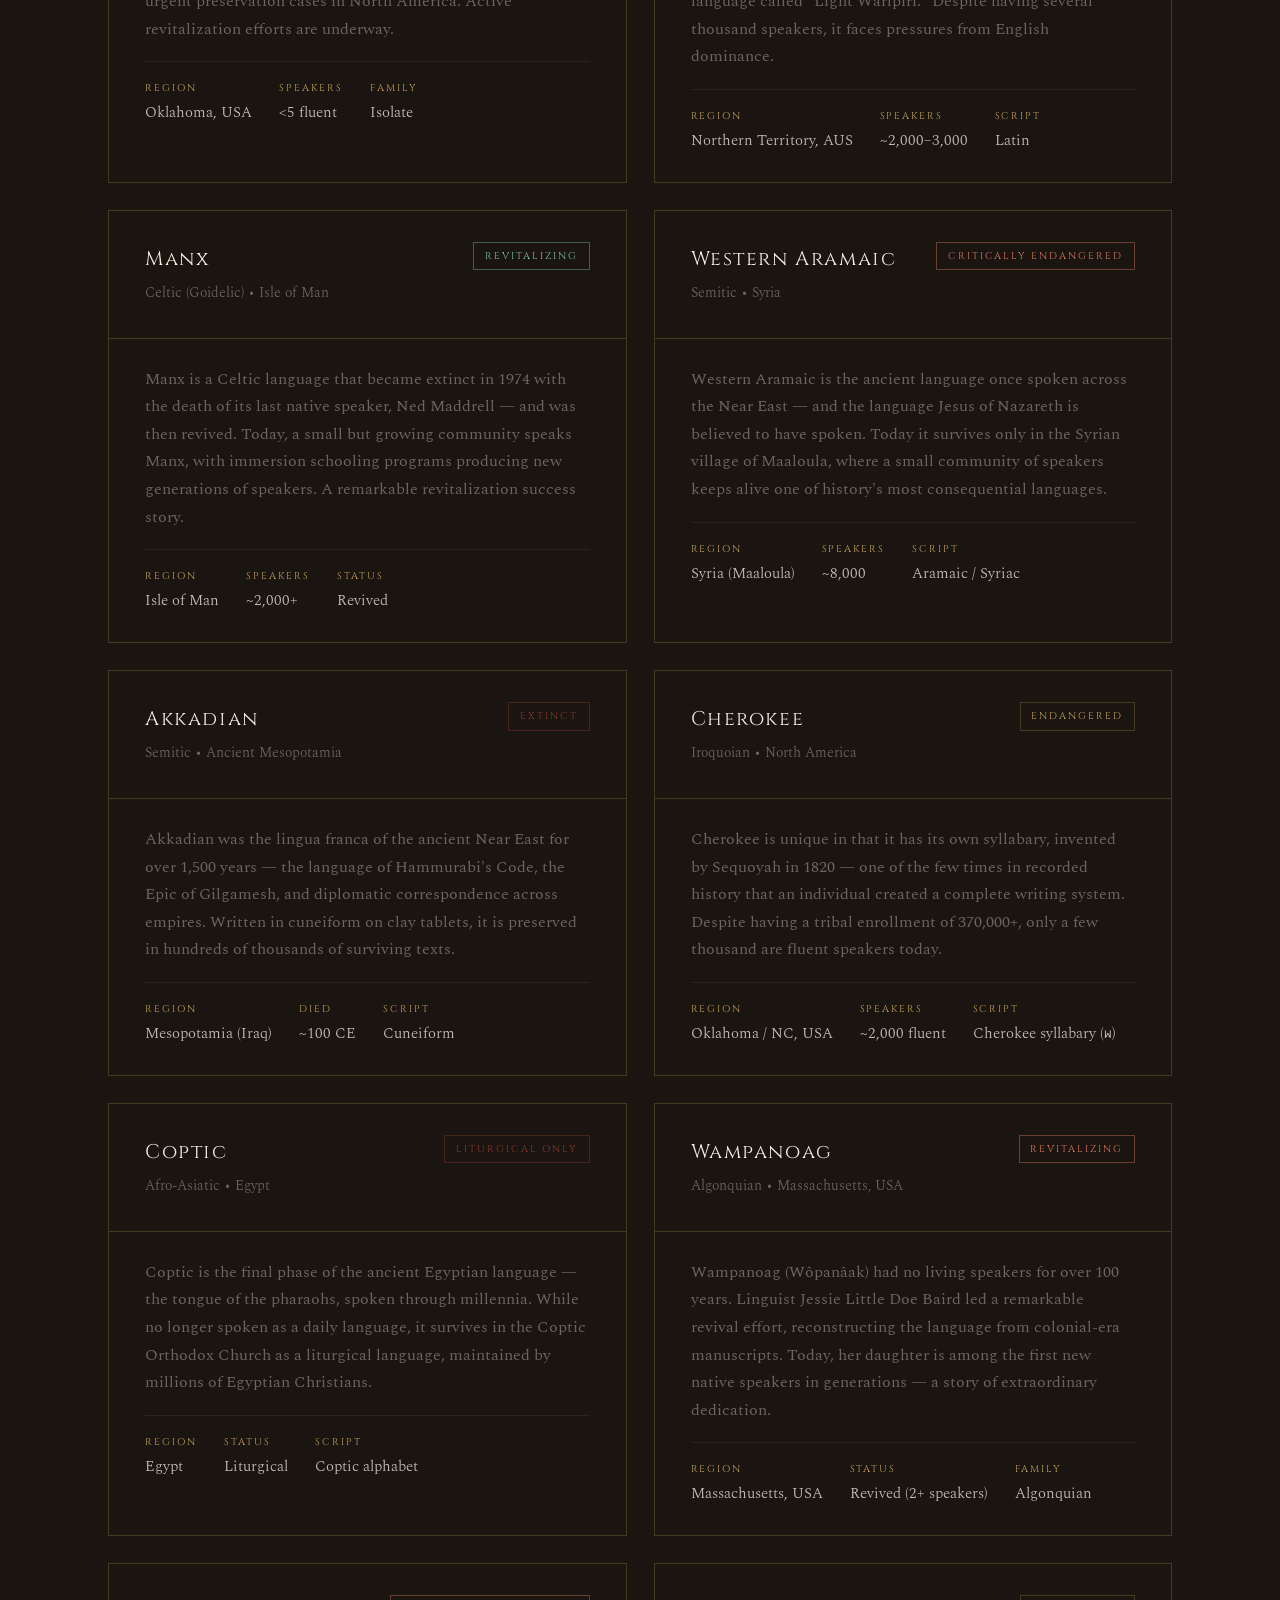
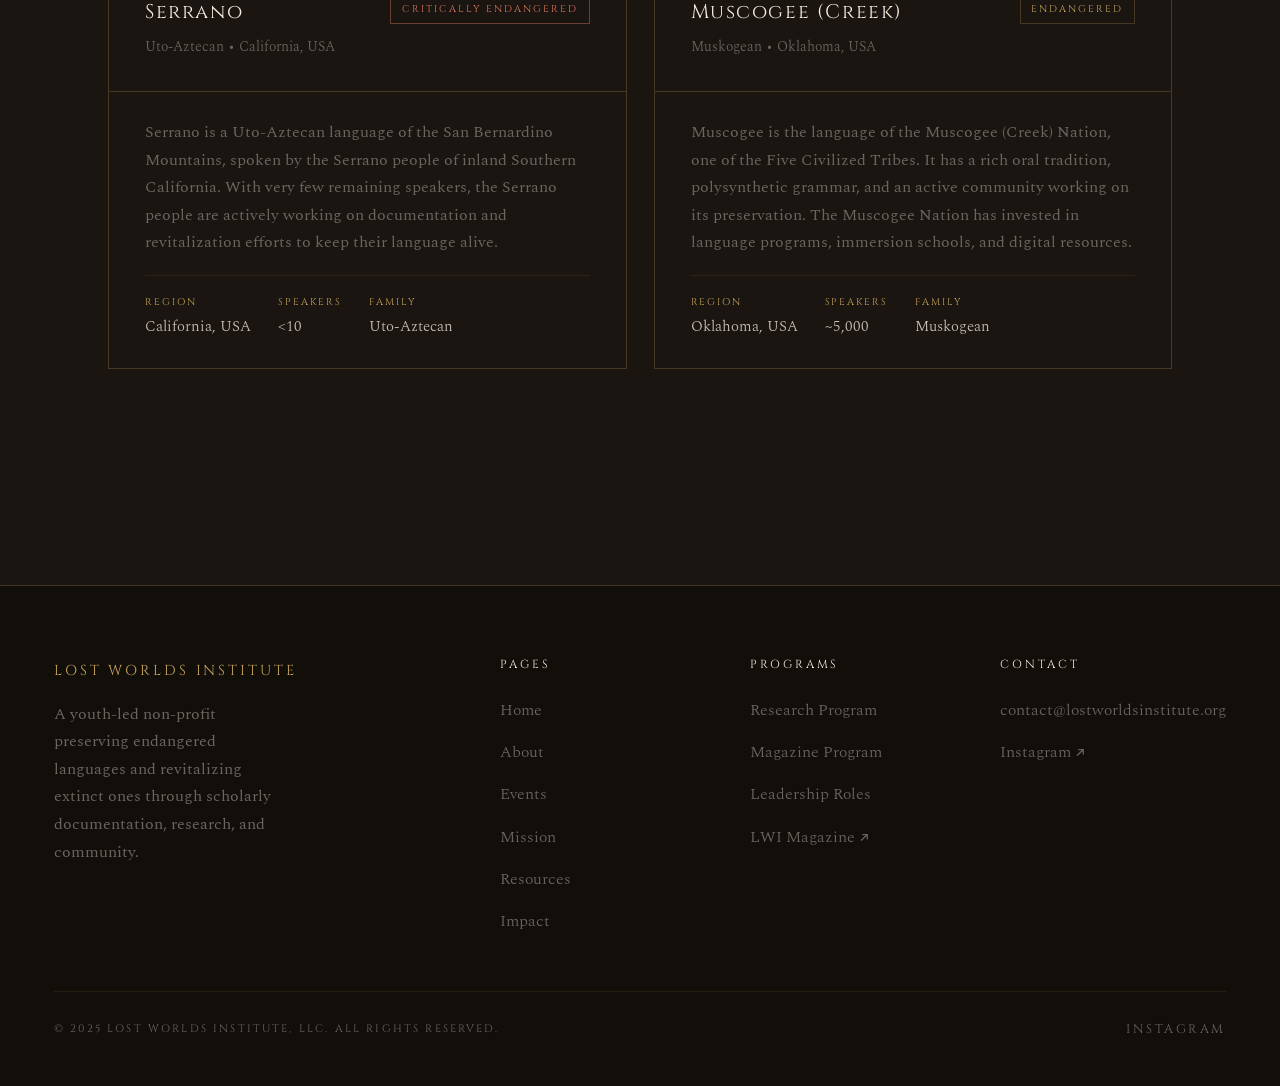
<file: resources.html>
<!DOCTYPE html>
<html lang="en">
<head>
<meta charset="UTF-8" />
<meta name="viewport" content="width=device-width, initial-scale=1.0" />
<title>Resources — Lost Worlds Institute</title>
<style>
/* ===========================
   LOST WORLDS INSTITUTE
   Core Stylesheet
   =========================== */

@import url('https://fonts.googleapis.com/css2?family=Cormorant+Garamond:ital,wght@0,300;0,400;0,500;0,600;0,700;1,300;1,400;1,600&family=Spectral:ital,wght@0,300;0,400;0,500;1,400&family=Cinzel:wght@400;500;600&display=swap');

:root {
  --ink: #1a1510;
  --parchment: #f5ede0;
  --sand: #d4b896;
  --clay: #9b6e4e;
  --rust: #8b3a2a;
  --forest: #2d4a35;
  --ash: #6b6560;
  --light-ash: #c8c0b8;
  --cream: #faf6f0;
  --gold: #c8a45a;
  --white: #ffffff;
  --dark-surface: #120f0b;
  --card-bg: rgba(245,237,224,0.06);
  --border: rgba(200,164,90,0.25);

  --font-display: 'Cinzel', serif;
  --font-body: 'Cormorant Garamond', serif;
  --font-text: 'Spectral', serif;

  --transition: 0.35s cubic-bezier(0.25, 0.46, 0.45, 0.94);
  --nav-h: 72px;
}

*, *::before, *::after {
  box-sizing: border-box;
  margin: 0;
  padding: 0;
}

html {
  scroll-behavior: smooth;
  font-size: 18px;
}

body {
  background-color: var(--ink);
  color: var(--parchment);
  font-family: var(--font-body);
  font-weight: 300;
  line-height: 1.75;
  overflow-x: hidden;
}

/* Grain overlay */
body::before {
  content: '';
  position: fixed;
  inset: 0;
  background-image: url("data:image/svg+xml,%3Csvg viewBox='0 0 256 256' xmlns='http://www.w3.org/2000/svg'%3E%3Cfilter id='noise'%3E%3CfeTurbulence type='fractalNoise' baseFrequency='0.9' numOctaves='4' stitchTiles='stitch'/%3E%3C/filter%3E%3Crect width='100%25' height='100%25' filter='url(%23noise)' opacity='1'/%3E%3C/svg%3E");
  opacity: 0.035;
  pointer-events: none;
  z-index: 1000;
}

/* ========================
   TYPOGRAPHY
   ======================== */

h1, h2, h3, h4 {
  font-family: var(--font-display);
  font-weight: 400;
  letter-spacing: 0.08em;
  line-height: 1.15;
}

h1 { font-size: clamp(2.2rem, 6vw, 4.5rem); }
h2 { font-size: clamp(1.6rem, 3.5vw, 2.8rem); }
h3 { font-size: clamp(1.1rem, 2.5vw, 1.7rem); }

p { font-family: var(--font-text); font-size: 1rem; font-weight: 400; }

em { font-style: italic; color: var(--sand); }
strong { font-weight: 600; color: var(--parchment); }

a {
  color: var(--gold);
  text-decoration: none;
  transition: color var(--transition);
}
a:hover { color: var(--sand); }

/* ========================
   NAV
   ======================== */

.nav {
  position: fixed;
  top: 0; left: 0; right: 0;
  height: var(--nav-h);
  z-index: 900;
  display: flex;
  align-items: center;
  justify-content: space-between;
  padding: 0 3rem;
  background: linear-gradient(180deg, rgba(26,21,16,0.97) 0%, rgba(26,21,16,0.0) 100%);
  backdrop-filter: blur(8px);
  border-bottom: 1px solid rgba(200,164,90,0.08);
  transition: background var(--transition);
}

.nav.scrolled {
  background: rgba(18,15,11,0.96);
  border-bottom-color: var(--border);
}

.nav-logo {
  display: flex;
  align-items: center;
  gap: 0.75rem;
  text-decoration: none;
}

.nav-logo-symbol {
  width: 36px;
  height: 36px;
  border: 1.5px solid var(--gold);
  border-radius: 50%;
  display: flex;
  align-items: center;
  justify-content: center;
  font-family: var(--font-display);
  font-size: 0.9rem;
  color: var(--gold);
  letter-spacing: 0.05em;
  transition: transform var(--transition);
}

.nav-logo:hover .nav-logo-symbol {
  transform: rotate(10deg);
}

.nav-logo-text {
  font-family: var(--font-display);
  font-size: 0.85rem;
  letter-spacing: 0.15em;
  color: var(--parchment);
  text-transform: uppercase;
}

.nav-links {
  display: flex;
  align-items: center;
  gap: 2.5rem;
  list-style: none;
}

.nav-links a {
  font-family: var(--font-display);
  font-size: 0.7rem;
  letter-spacing: 0.2em;
  text-transform: uppercase;
  color: var(--light-ash);
  transition: color var(--transition);
  position: relative;
  padding-bottom: 2px;
}

.nav-links a::after {
  content: '';
  position: absolute;
  bottom: 0; left: 0;
  width: 0; height: 1px;
  background: var(--gold);
  transition: width var(--transition);
}

.nav-links a:hover,
.nav-links a.active {
  color: var(--gold);
}
.nav-links a:hover::after,
.nav-links a.active::after {
  width: 100%;
}

.nav-magazine {
  border: 1px solid var(--border) !important;
  padding: 0.35rem 0.9rem !important;
  border-radius: 2px;
  color: var(--gold) !important;
}
.nav-magazine:hover {
  background: rgba(200,164,90,0.1) !important;
}

.nav-hamburger {
  display: none;
  flex-direction: column;
  gap: 5px;
  cursor: pointer;
  padding: 4px;
}
.nav-hamburger span {
  display: block;
  width: 22px;
  height: 1.5px;
  background: var(--parchment);
  transition: var(--transition);
}

/* ========================
   MAIN WRAPPER
   ======================== */
.page-main {
  padding-top: var(--nav-h);
}

/* ========================
   HERO — shared base
   ======================== */

.hero {
  min-height: 92vh;
  display: flex;
  flex-direction: column;
  justify-content: flex-end;
  padding: 0 3rem 5rem;
  position: relative;
  overflow: hidden;
}

.hero-bg {
  position: absolute;
  inset: 0;
  background: linear-gradient(160deg, #2d1e10 0%, #0e0a07 55%, #1a1510 100%);
}

.hero-bg::after {
  content: '';
  position: absolute;
  inset: 0;
  background: 
    radial-gradient(ellipse 60% 50% at 70% 40%, rgba(155,110,78,0.15) 0%, transparent 70%),
    radial-gradient(ellipse 40% 60% at 20% 80%, rgba(45,74,53,0.12) 0%, transparent 70%);
}

/* Decorative script characters in bg */
.hero-glyphs {
  position: absolute;
  inset: 0;
  overflow: hidden;
  opacity: 0.06;
  font-family: var(--font-display);
  font-size: clamp(4rem, 10vw, 9rem);
  color: var(--sand);
  user-select: none;
  pointer-events: none;
}

.hero-glyph {
  position: absolute;
  animation: glyphFloat 20s ease-in-out infinite alternate;
}

@keyframes glyphFloat {
  from { transform: translateY(0) rotate(-3deg); opacity: 0.5; }
  to   { transform: translateY(-20px) rotate(2deg); opacity: 1; }
}

.hero-content {
  position: relative;
  z-index: 2;
  max-width: 900px;
}

.hero-eyebrow {
  font-family: var(--font-display);
  font-size: 0.7rem;
  letter-spacing: 0.3em;
  text-transform: uppercase;
  color: var(--gold);
  margin-bottom: 1.5rem;
  display: flex;
  align-items: center;
  gap: 1rem;
}

.hero-eyebrow::before {
  content: '';
  display: inline-block;
  width: 40px;
  height: 1px;
  background: var(--gold);
}

.hero h1 {
  color: var(--parchment);
  margin-bottom: 1.5rem;
}

.hero h1 span {
  color: var(--gold);
  display: block;
}

.hero-desc {
  font-size: 1.15rem;
  color: var(--light-ash);
  max-width: 55ch;
  margin-bottom: 2.5rem;
  font-weight: 300;
}

.hero-actions {
  display: flex;
  gap: 1.25rem;
  flex-wrap: wrap;
}

/* ========================
   BUTTONS
   ======================== */

.btn {
  display: inline-flex;
  align-items: center;
  gap: 0.6rem;
  padding: 0.8rem 1.8rem;
  font-family: var(--font-display);
  font-size: 0.7rem;
  letter-spacing: 0.2em;
  text-transform: uppercase;
  text-decoration: none;
  transition: all var(--transition);
  cursor: pointer;
  border: none;
}

.btn-primary {
  background: var(--gold);
  color: var(--ink);
}
.btn-primary:hover {
  background: var(--sand);
  color: var(--ink);
  transform: translateY(-2px);
}

.btn-ghost {
  background: transparent;
  color: var(--parchment);
  border: 1px solid var(--border);
}
.btn-ghost:hover {
  border-color: var(--gold);
  color: var(--gold);
  transform: translateY(-2px);
}

/* ========================
   DIVIDERS
   ======================== */

.section-divider {
  display: flex;
  align-items: center;
  gap: 1.5rem;
  margin-bottom: 3rem;
}

.section-divider::before,
.section-divider::after {
  content: '';
  flex: 1;
  height: 1px;
  background: var(--border);
}

.section-divider span {
  font-family: var(--font-display);
  font-size: 0.6rem;
  letter-spacing: 0.3em;
  text-transform: uppercase;
  color: var(--gold);
  white-space: nowrap;
}

/* ========================
   SECTIONS
   ======================== */

.section {
  padding: 6rem 3rem;
  max-width: 1280px;
  margin: 0 auto;
}

.section-wide {
  padding: 6rem 3rem;
}

.section-dark {
  background: var(--dark-surface);
}

.section-label {
  font-family: var(--font-display);
  font-size: 0.65rem;
  letter-spacing: 0.3em;
  text-transform: uppercase;
  color: var(--gold);
  margin-bottom: 1rem;
}

.section-heading {
  color: var(--parchment);
  margin-bottom: 1.5rem;
}

.section-body {
  color: var(--light-ash);
  font-size: 1.05rem;
  max-width: 65ch;
  line-height: 1.8;
}

/* ========================
   CARDS
   ======================== */

.card {
  background: var(--card-bg);
  border: 1px solid var(--border);
  padding: 2rem;
  transition: border-color var(--transition), transform var(--transition);
}

.card:hover {
  border-color: var(--gold);
  transform: translateY(-4px);
}

.card-num {
  font-family: var(--font-display);
  font-size: 0.6rem;
  letter-spacing: 0.3em;
  color: var(--gold);
  margin-bottom: 1rem;
}

.card h3 { color: var(--parchment); margin-bottom: 0.75rem; }
.card p { color: var(--ash); font-size: 0.95rem; }

/* ========================
   FOOTER
   ======================== */

footer {
  background: var(--dark-surface);
  border-top: 1px solid var(--border);
  padding: 4rem 3rem 2.5rem;
}

.footer-inner {
  max-width: 1280px;
  margin: 0 auto;
  display: grid;
  grid-template-columns: 2fr 1fr 1fr 1fr;
  gap: 3rem;
}

.footer-brand .footer-logo {
  font-family: var(--font-display);
  font-size: 0.8rem;
  letter-spacing: 0.2em;
  text-transform: uppercase;
  color: var(--gold);
  margin-bottom: 1rem;
  display: block;
}

.footer-brand p {
  font-size: 0.9rem;
  color: var(--ash);
  max-width: 28ch;
  line-height: 1.7;
}

.footer-col h4 {
  font-family: var(--font-display);
  font-size: 0.65rem;
  letter-spacing: 0.25em;
  text-transform: uppercase;
  color: var(--parchment);
  margin-bottom: 1.25rem;
}

.footer-col ul {
  list-style: none;
  display: flex;
  flex-direction: column;
  gap: 0.6rem;
}

.footer-col a {
  font-family: var(--font-text);
  font-size: 0.9rem;
  color: var(--ash);
  transition: color var(--transition);
}
.footer-col a:hover { color: var(--gold); }

.footer-bottom {
  max-width: 1280px;
  margin: 3rem auto 0;
  padding-top: 1.5rem;
  border-top: 1px solid rgba(200,164,90,0.1);
  display: flex;
  justify-content: space-between;
  align-items: center;
  font-family: var(--font-display);
  font-size: 0.6rem;
  letter-spacing: 0.2em;
  text-transform: uppercase;
  color: var(--ash);
}

.footer-social a {
  color: var(--ash);
  transition: color var(--transition);
  font-size: 0.7rem;
  letter-spacing: 0.2em;
}
.footer-social a:hover { color: var(--gold); }

/* ========================
   ANIMATIONS
   ======================== */

.fade-up {
  opacity: 0;
  transform: translateY(30px);
  transition: opacity 0.7s ease, transform 0.7s ease;
}
.fade-up.visible {
  opacity: 1;
  transform: translateY(0);
}

.fade-in {
  opacity: 0;
  transition: opacity 0.7s ease;
}
.fade-in.visible { opacity: 1; }

/* Stagger delays */
.delay-1 { transition-delay: 0.1s; }
.delay-2 { transition-delay: 0.2s; }
.delay-3 { transition-delay: 0.3s; }
.delay-4 { transition-delay: 0.4s; }
.delay-5 { transition-delay: 0.5s; }

/* ========================
   SCROLL LINE decoration
   ======================== */
.ornament {
  text-align: center;
  color: var(--border);
  font-size: 1.2rem;
  letter-spacing: 0.5rem;
  margin: 3rem 0;
  user-select: none;
}

/* ========================
   FORM STYLES
   ======================== */

.form-group {
  display: flex;
  flex-direction: column;
  gap: 0.5rem;
  margin-bottom: 1.5rem;
}

.form-label {
  font-family: var(--font-display);
  font-size: 0.65rem;
  letter-spacing: 0.2em;
  text-transform: uppercase;
  color: var(--light-ash);
}

.form-input,
.form-select,
.form-textarea {
  background: rgba(245,237,224,0.04);
  border: 1px solid var(--border);
  padding: 0.85rem 1.1rem;
  color: var(--parchment);
  font-family: var(--font-text);
  font-size: 1rem;
  outline: none;
  transition: border-color var(--transition);
  width: 100%;
}

.form-input:focus,
.form-select:focus,
.form-textarea:focus {
  border-color: var(--gold);
}

.form-textarea { resize: vertical; min-height: 140px; }

/* ========================
   TAG / BADGE
   ======================== */
.tag {
  display: inline-block;
  padding: 0.2rem 0.7rem;
  border: 1px solid var(--border);
  font-family: var(--font-display);
  font-size: 0.6rem;
  letter-spacing: 0.2em;
  text-transform: uppercase;
  color: var(--gold);
}

/* ========================
   MOBILE NAV
   ======================== */

@media (max-width: 900px) {
  .nav-links {
    position: fixed;
    inset: 0 0 0 40%;
    background: rgba(18,15,11,0.98);
    flex-direction: column;
    align-items: flex-start;
    padding: 6rem 2.5rem;
    gap: 2rem;
    transform: translateX(100%);
    transition: transform var(--transition);
    border-left: 1px solid var(--border);
  }

  .nav-links.open {
    transform: translateX(0);
  }

  .nav-hamburger { display: flex; }

  .nav-hamburger.open span:nth-child(1) {
    transform: translateY(6.5px) rotate(45deg);
  }
  .nav-hamburger.open span:nth-child(2) {
    opacity: 0;
  }
  .nav-hamburger.open span:nth-child(3) {
    transform: translateY(-6.5px) rotate(-45deg);
  }

  .footer-inner {
    grid-template-columns: 1fr 1fr;
  }

  .hero { padding: 0 1.5rem 4rem; }
  .section { padding: 4rem 1.5rem; }
  .section-wide { padding: 4rem 1.5rem; }
  footer { padding: 3rem 1.5rem 2rem; }
  .nav { padding: 0 1.5rem; }
}

@media (max-width: 600px) {
  .footer-inner { grid-template-columns: 1fr; }
  .footer-bottom { flex-direction: column; gap: 0.5rem; text-align: center; }
}
</style>
<style>
.resources-hero {
  min-height: 55vh;
  display: flex;
  align-items: flex-end;
  padding: 0 3rem 5rem;
  position: relative;
  overflow: hidden;
  background: linear-gradient(160deg, #0d1408 0%, #120f0b 60%, #1a1510 100%);
}

.resources-hero-glow {
  position: absolute;
  right: 0; top: 0; bottom: 0;
  width: 55%;
  background: radial-gradient(ellipse at 80% 50%, rgba(45,74,53,0.2) 0%, transparent 65%);
}

/* TABS */
.tab-bar {
  display: flex;
  gap: 0;
  border-bottom: 1px solid var(--border);
  margin-bottom: 3rem;
}

.tab-btn {
  font-family: var(--font-display);
  font-size: 0.65rem;
  letter-spacing: 0.2em;
  text-transform: uppercase;
  color: var(--ash);
  background: none;
  border: none;
  padding: 1rem 1.75rem;
  cursor: pointer;
  border-bottom: 2px solid transparent;
  margin-bottom: -1px;
  transition: all var(--transition);
}

.tab-btn:hover { color: var(--parchment); }
.tab-btn.active {
  color: var(--gold);
  border-bottom-color: var(--gold);
}

.tab-panel { display: none; }
.tab-panel.active { display: block; }

/* LANGUAGE PROFILES */
.lang-profiles {
  display: grid;
  grid-template-columns: repeat(2, 1fr);
  gap: 1.5rem;
}

.lang-profile {
  border: 1px solid var(--border);
  padding: 0;
  overflow: hidden;
  transition: border-color var(--transition);
}
.lang-profile:hover { border-color: var(--gold); }

.lang-profile-header {
  padding: 1.75rem 2rem;
  border-bottom: 1px solid var(--border);
  display: flex;
  justify-content: space-between;
  align-items: flex-start;
}

.lang-name {
  font-family: var(--font-display);
  font-size: 1.1rem;
  color: var(--parchment);
  letter-spacing: 0.08em;
}

.lang-family {
  font-family: var(--font-text);
  font-size: 0.8rem;
  color: var(--ash);
  margin-top: 0.25rem;
}

.lang-status {
  font-family: var(--font-display);
  font-size: 0.55rem;
  letter-spacing: 0.2em;
  text-transform: uppercase;
  padding: 0.25rem 0.6rem;
  border: 1px solid;
  white-space: nowrap;
}

.status-critically { color: #e07a5f; border-color: rgba(224,122,95,0.4); }
.status-endangered { color: var(--gold); border-color: var(--border); }
.status-vulnerable { color: #7ec8a0; border-color: rgba(126,200,160,0.4); }
.status-extinct    { color: var(--rust); border-color: rgba(139,58,42,0.4); }

.lang-profile-body {
  padding: 1.5rem 2rem;
}

.lang-profile-body p {
  font-size: 0.9rem;
  color: var(--ash);
  margin-bottom: 1rem;
  line-height: 1.7;
}

.lang-meta-row {
  display: flex;
  gap: 1.5rem;
  flex-wrap: wrap;
  padding-top: 1rem;
  border-top: 1px solid rgba(200,164,90,0.1);
}

.lang-meta-item {
  display: flex;
  flex-direction: column;
  gap: 0.15rem;
}

.lang-meta-key {
  font-family: var(--font-display);
  font-size: 0.55rem;
  letter-spacing: 0.2em;
  text-transform: uppercase;
  color: var(--gold);
}

.lang-meta-val {
  font-family: var(--font-text);
  font-size: 0.85rem;
  color: var(--light-ash);
}

/* GUIDES */
.guides-grid {
  display: grid;
  grid-template-columns: repeat(3, 1fr);
  gap: 1.5rem;
}

.guide-card {
  border: 1px solid var(--border);
  padding: 2rem;
  transition: border-color var(--transition), transform var(--transition);
}
.guide-card:hover {
  border-color: var(--gold);
  transform: translateY(-3px);
}

.guide-icon {
  font-size: 2rem;
  margin-bottom: 1rem;
  display: block;
}
.guide-card h3 { color: var(--parchment); font-size: 1rem; margin-bottom: 0.5rem; }
.guide-card p { color: var(--ash); font-size: 0.85rem; margin-bottom: 1.5rem; line-height: 1.7; }

/* LINKS */
.links-list {
  display: flex;
  flex-direction: column;
  gap: 1px;
}

.link-item {
  display: flex;
  justify-content: space-between;
  align-items: center;
  padding: 1.5rem 2rem;
  border: 1px solid var(--border);
  background: rgba(245,237,224,0.02);
  transition: background var(--transition), border-color var(--transition);
  text-decoration: none;
}
.link-item:hover {
  background: rgba(200,164,90,0.05);
  border-color: var(--gold);
}

.link-item-body h4 {
  font-family: var(--font-body);
  font-size: 1rem;
  color: var(--parchment);
  margin-bottom: 0.25rem;
  font-weight: 400;
}
.link-item-body p {
  font-size: 0.8rem;
  color: var(--ash);
}

.link-arrow {
  font-size: 1.2rem;
  color: var(--gold);
  transition: transform var(--transition);
}
.link-item:hover .link-arrow { transform: translateX(4px); }

@media (max-width: 1000px) {
  .lang-profiles { grid-template-columns: 1fr; }
  .guides-grid { grid-template-columns: 1fr 1fr; }
}

@media (max-width: 700px) {
  .guides-grid { grid-template-columns: 1fr; }
  .tab-bar { overflow-x: auto; }
  .resources-hero { padding: 0 1.5rem 4rem; }
}
</style>
</head>
<body>

<nav class="nav" id="nav">
  <a href="index.html" class="nav-logo">
    <div class="nav-logo-symbol">LWI</div>
    <span class="nav-logo-text">Lost Worlds Institute</span>
  </a>
  <ul class="nav-links">
    <li><a href="index.html">Home</a></li>
    <li><a href="about.html">About</a></li>
    <li><a href="events.html">Events</a></li>
    <li><a href="mission.html">Mission</a></li>
    <li><a href="resources.html" class="active">Resources</a></li>
    <li><a href="impact.html">Impact</a></li>
    <li><a href="https://www.lostworldsmag.com" target="_blank" class="nav-magazine">Magazine ↗</a></li>
  </ul>
  <button class="nav-hamburger" aria-label="Menu"><span></span><span></span><span></span></button>
</nav>

<main class="page-main">

  <section class="resources-hero">
    <div class="resources-hero-glow"></div>
    <div class="hero-content">
      <p class="hero-eyebrow">Knowledge Base</p>
      <h1>Languages,<br>Guides &<br><span style="color:var(--gold);">Resources</span></h1>
      <p class="hero-desc">Explore language profiles, research guides, and curated resources for learning about and contributing to language preservation.</p>
    </div>
  </section>

  <div class="section-wide" style="background:var(--ink);">
    <div class="section">

      <!-- TABS -->
      <div class="tab-bar">
        <button class="tab-btn active" data-tab="tab-languages">Language Profiles</button>
        <button class="tab-btn" data-tab="tab-guides">Research Guides</button>
        <button class="tab-btn" data-tab="tab-links">External Resources</button>
      </div>

      <!-- LANGUAGE PROFILES -->
      <div id="tab-languages" class="tab-panel active">
        <div class="lang-profiles">

          <div class="lang-profile fade-up">
            <div class="lang-profile-header">
              <div>
                <div class="lang-name">Chamicuro</div>
                <div class="lang-family">Chamicuran • Peru</div>
              </div>
              <span class="lang-status status-critically">Critically Endangered</span>
            </div>
            <div class="lang-profile-body">
              <p>One of the most endangered languages in the Americas, Chamicuro is spoken by a tiny community in the Peruvian Amazon. It is a language isolate within the broader Amazonian linguistic landscape, possessing unusual phonological features and a rich oral tradition.</p>
              <div class="lang-meta-row">
                <div class="lang-meta-item"><span class="lang-meta-key">Region</span><span class="lang-meta-val">Peru (Amazon)</span></div>
                <div class="lang-meta-item"><span class="lang-meta-key">Speakers</span><span class="lang-meta-val">~8</span></div>
                <div class="lang-meta-item"><span class="lang-meta-key">Script</span><span class="lang-meta-val">Latin (modern)</span></div>
              </div>
            </div>
          </div>

          <div class="lang-profile fade-up delay-1">
            <div class="lang-profile-header">
              <div>
                <div class="lang-name">Taa (ǃXóõ)</div>
                <div class="lang-family">Tuu • Botswana / Namibia</div>
              </div>
              <span class="lang-status status-endangered">Endangered</span>
            </div>
            <div class="lang-profile-body">
              <p>Taa is renowned for having one of the largest phoneme inventories of any known language, with over 100 sounds including an extraordinary range of click consonants. Spoken by the ǀXam and related San people, it represents a linguistic treasure of unparalleled complexity.</p>
              <div class="lang-meta-row">
                <div class="lang-meta-item"><span class="lang-meta-key">Region</span><span class="lang-meta-val">Botswana, Namibia</span></div>
                <div class="lang-meta-item"><span class="lang-meta-key">Speakers</span><span class="lang-meta-val">~2,500</span></div>
                <div class="lang-meta-item"><span class="lang-meta-key">Script</span><span class="lang-meta-val">Latin + click notation</span></div>
              </div>
            </div>
          </div>

          <div class="lang-profile fade-up">
            <div class="lang-profile-header">
              <div>
                <div class="lang-name">Yuchi</div>
                <div class="lang-family">Language Isolate • Oklahoma, USA</div>
              </div>
              <span class="lang-status status-critically">Critically Endangered</span>
            </div>
            <div class="lang-profile-body">
              <p>Yuchi is a language isolate spoken only by members of the Yuchi Tribe in Oklahoma. With fewer than 5 fluent native speakers remaining, all elderly, Yuchi is among the most urgent preservation cases in North America. Active revitalization efforts are underway.</p>
              <div class="lang-meta-row">
                <div class="lang-meta-item"><span class="lang-meta-key">Region</span><span class="lang-meta-val">Oklahoma, USA</span></div>
                <div class="lang-meta-item"><span class="lang-meta-key">Speakers</span><span class="lang-meta-val">&lt;5 fluent</span></div>
                <div class="lang-meta-item"><span class="lang-meta-key">Family</span><span class="lang-meta-val">Isolate</span></div>
              </div>
            </div>
          </div>

          <div class="lang-profile fade-up delay-1">
            <div class="lang-profile-header">
              <div>
                <div class="lang-name">Warlpiri</div>
                <div class="lang-family">Ngarrkic • Northern Australia</div>
              </div>
              <span class="lang-status status-vulnerable">Vulnerable</span>
            </div>
            <div class="lang-profile-body">
              <p>Warlpiri is one of the larger Australian Aboriginal languages, known for its complex system of grammatical cases and a notable phenomenon of children creating a new mixed language called "Light Warlpiri." Despite having several thousand speakers, it faces pressures from English dominance.</p>
              <div class="lang-meta-row">
                <div class="lang-meta-item"><span class="lang-meta-key">Region</span><span class="lang-meta-val">Northern Territory, AUS</span></div>
                <div class="lang-meta-item"><span class="lang-meta-key">Speakers</span><span class="lang-meta-val">~2,000–3,000</span></div>
                <div class="lang-meta-item"><span class="lang-meta-key">Script</span><span class="lang-meta-val">Latin</span></div>
              </div>
            </div>
          </div>

          <div class="lang-profile fade-up">
            <div class="lang-profile-header">
              <div>
                <div class="lang-name">Manx</div>
                <div class="lang-family">Celtic (Goidelic) • Isle of Man</div>
              </div>
              <span class="lang-status status-vulnerable">Revitalizing</span>
            </div>
            <div class="lang-profile-body">
              <p>Manx is a Celtic language that became extinct in 1974 with the death of its last native speaker, Ned Maddrell — and was then revived. Today, a small but growing community speaks Manx, with immersion schooling programs producing new generations of speakers. A remarkable revitalization success story.</p>
              <div class="lang-meta-row">
                <div class="lang-meta-item"><span class="lang-meta-key">Region</span><span class="lang-meta-val">Isle of Man</span></div>
                <div class="lang-meta-item"><span class="lang-meta-key">Speakers</span><span class="lang-meta-val">~2,000+</span></div>
                <div class="lang-meta-item"><span class="lang-meta-key">Status</span><span class="lang-meta-val">Revived</span></div>
              </div>
            </div>
          </div>

          <div class="lang-profile fade-up delay-1">
            <div class="lang-profile-header">
              <div>
                <div class="lang-name">Western Aramaic</div>
                <div class="lang-family">Semitic • Syria</div>
              </div>
              <span class="lang-status status-critically">Critically Endangered</span>
            </div>
            <div class="lang-profile-body">
              <p>Western Aramaic is the ancient language once spoken across the Near East — and the language Jesus of Nazareth is believed to have spoken. Today it survives only in the Syrian village of Maaloula, where a small community of speakers keeps alive one of history's most consequential languages.</p>
              <div class="lang-meta-row">
                <div class="lang-meta-item"><span class="lang-meta-key">Region</span><span class="lang-meta-val">Syria (Maaloula)</span></div>
                <div class="lang-meta-item"><span class="lang-meta-key">Speakers</span><span class="lang-meta-val">~8,000</span></div>
                <div class="lang-meta-item"><span class="lang-meta-key">Script</span><span class="lang-meta-val">Aramaic / Syriac</span></div>
              </div>
            </div>
          </div>

          <div class="lang-profile fade-up">
            <div class="lang-profile-header">
              <div>
                <div class="lang-name">Akkadian</div>
                <div class="lang-family">Semitic • Ancient Mesopotamia</div>
              </div>
              <span class="lang-status status-extinct">Extinct</span>
            </div>
            <div class="lang-profile-body">
              <p>Akkadian was the lingua franca of the ancient Near East for over 1,500 years — the language of Hammurabi's Code, the Epic of Gilgamesh, and diplomatic correspondence across empires. Written in cuneiform on clay tablets, it is preserved in hundreds of thousands of surviving texts.</p>
              <div class="lang-meta-row">
                <div class="lang-meta-item"><span class="lang-meta-key">Region</span><span class="lang-meta-val">Mesopotamia (Iraq)</span></div>
                <div class="lang-meta-item"><span class="lang-meta-key">Died</span><span class="lang-meta-val">~100 CE</span></div>
                <div class="lang-meta-item"><span class="lang-meta-key">Script</span><span class="lang-meta-val">Cuneiform</span></div>
              </div>
            </div>
          </div>

          <div class="lang-profile fade-up delay-1">
            <div class="lang-profile-header">
              <div>
                <div class="lang-name">Cherokee</div>
                <div class="lang-family">Iroquoian • North America</div>
              </div>
              <span class="lang-status status-endangered">Endangered</span>
            </div>
            <div class="lang-profile-body">
              <p>Cherokee is unique in that it has its own syllabary, invented by Sequoyah in 1820 — one of the few times in recorded history that an individual created a complete writing system. Despite having a tribal enrollment of 370,000+, only a few thousand are fluent speakers today.</p>
              <div class="lang-meta-row">
                <div class="lang-meta-item"><span class="lang-meta-key">Region</span><span class="lang-meta-val">Oklahoma / NC, USA</span></div>
                <div class="lang-meta-item"><span class="lang-meta-key">Speakers</span><span class="lang-meta-val">~2,000 fluent</span></div>
                <div class="lang-meta-item"><span class="lang-meta-key">Script</span><span class="lang-meta-val">Cherokee syllabary (ꮃ)</span></div>
              </div>
            </div>
          </div>

          <div class="lang-profile fade-up">
            <div class="lang-profile-header">
              <div>
                <div class="lang-name">Coptic</div>
                <div class="lang-family">Afro-Asiatic • Egypt</div>
              </div>
              <span class="lang-status status-extinct">Liturgical Only</span>
            </div>
            <div class="lang-profile-body">
              <p>Coptic is the final phase of the ancient Egyptian language — the tongue of the pharaohs, spoken through millennia. While no longer spoken as a daily language, it survives in the Coptic Orthodox Church as a liturgical language, maintained by millions of Egyptian Christians.</p>
              <div class="lang-meta-row">
                <div class="lang-meta-item"><span class="lang-meta-key">Region</span><span class="lang-meta-val">Egypt</span></div>
                <div class="lang-meta-item"><span class="lang-meta-key">Status</span><span class="lang-meta-val">Liturgical</span></div>
                <div class="lang-meta-item"><span class="lang-meta-key">Script</span><span class="lang-meta-val">Coptic alphabet</span></div>
              </div>
            </div>
          </div>

          <div class="lang-profile fade-up delay-1">
            <div class="lang-profile-header">
              <div>
                <div class="lang-name">Wampanoag</div>
                <div class="lang-family">Algonquian • Massachusetts, USA</div>
              </div>
              <span class="lang-status status-critically">Revitalizing</span>
            </div>
            <div class="lang-profile-body">
              <p>Wampanoag (Wôpanâak) had no living speakers for over 100 years. Linguist Jessie Little Doe Baird led a remarkable revival effort, reconstructing the language from colonial-era manuscripts. Today, her daughter is among the first new native speakers in generations — a story of extraordinary dedication.</p>
              <div class="lang-meta-row">
                <div class="lang-meta-item"><span class="lang-meta-key">Region</span><span class="lang-meta-val">Massachusetts, USA</span></div>
                <div class="lang-meta-item"><span class="lang-meta-key">Status</span><span class="lang-meta-val">Revived (2+ speakers)</span></div>
                <div class="lang-meta-item"><span class="lang-meta-key">Family</span><span class="lang-meta-val">Algonquian</span></div>
              </div>
            </div>
          </div>

          <div class="lang-profile fade-up">
            <div class="lang-profile-header">
              <div>
                <div class="lang-name">Serrano</div>
                <div class="lang-family">Uto-Aztecan • California, USA</div>
              </div>
              <span class="lang-status status-critically">Critically Endangered</span>
            </div>
            <div class="lang-profile-body">
              <p>Serrano is a Uto-Aztecan language of the San Bernardino Mountains, spoken by the Serrano people of inland Southern California. With very few remaining speakers, the Serrano people are actively working on documentation and revitalization efforts to keep their language alive.</p>
              <div class="lang-meta-row">
                <div class="lang-meta-item"><span class="lang-meta-key">Region</span><span class="lang-meta-val">California, USA</span></div>
                <div class="lang-meta-item"><span class="lang-meta-key">Speakers</span><span class="lang-meta-val">&lt;10</span></div>
                <div class="lang-meta-item"><span class="lang-meta-key">Family</span><span class="lang-meta-val">Uto-Aztecan</span></div>
              </div>
            </div>
          </div>

          <div class="lang-profile fade-up delay-1">
            <div class="lang-profile-header">
              <div>
                <div class="lang-name">Muscogee (Creek)</div>
                <div class="lang-family">Muskogean • Oklahoma, USA</div>
              </div>
              <span class="lang-status status-endangered">Endangered</span>
            </div>
            <div class="lang-profile-body">
              <p>Muscogee is the language of the Muscogee (Creek) Nation, one of the Five Civilized Tribes. It has a rich oral tradition, polysynthetic grammar, and an active community working on its preservation. The Muscogee Nation has invested in language programs, immersion schools, and digital resources.</p>
              <div class="lang-meta-row">
                <div class="lang-meta-item"><span class="lang-meta-key">Region</span><span class="lang-meta-val">Oklahoma, USA</span></div>
                <div class="lang-meta-item"><span class="lang-meta-key">Speakers</span><span class="lang-meta-val">~5,000</span></div>
                <div class="lang-meta-item"><span class="lang-meta-key">Family</span><span class="lang-meta-val">Muskogean</span></div>
              </div>
            </div>
          </div>

        </div>
      </div>

      <!-- RESEARCH GUIDES -->
      <div id="tab-guides" class="tab-panel">
        <div class="guides-grid">
          <div class="guide-card">
            <span class="guide-icon">🗺️</span>
            <h3>Intro to Language Documentation</h3>
            <p>A beginner's guide to what language documentation means, how it's done in the field, and what makes a good linguistic record. Essential reading for new researchers.</p>
            <a href="mailto:contact@lostworldsinstitute.org" class="btn btn-ghost">Request Guide</a>
          </div>
          <div class="guide-card">
            <span class="guide-icon">🎙️</span>
            <h3>Field Recording Techniques</h3>
            <p>How to ethically and effectively record language data — from eliciting vocabulary to capturing natural speech and oral narratives. Includes equipment recommendations.</p>
            <a href="mailto:contact@lostworldsinstitute.org" class="btn btn-ghost">Request Guide</a>
          </div>
          <div class="guide-card">
            <span class="guide-icon">🔤</span>
            <h3>Phonemic Analysis Basics</h3>
            <p>An introduction to identifying and describing the sound system of an underdocumented language. Learn IPA, minimal pairs, and how to write phoneme inventories.</p>
            <a href="mailto:contact@lostworldsinstitute.org" class="btn btn-ghost">Request Guide</a>
          </div>
          <div class="guide-card">
            <span class="guide-icon">📖</span>
            <h3>Writing for LWI Publication</h3>
            <p>Style and structure guidelines for student researchers writing documentation papers and articles with LWI. Includes citation format, ethical guidelines, and review process.</p>
            <a href="mailto:contact@lostworldsinstitute.org" class="btn btn-ghost">Request Guide</a>
          </div>
          <div class="guide-card">
            <span class="guide-icon">🤝</span>
            <h3>Working with Native Communities</h3>
            <p>Essential guidelines for ethical community engagement — obtaining informed consent, respecting cultural protocols, and ensuring communities retain ownership of their linguistic data.</p>
            <a href="mailto:contact@lostworldsinstitute.org" class="btn btn-ghost">Request Guide</a>
          </div>
          <div class="guide-card">
            <span class="guide-icon">💻</span>
            <h3>Digital Language Tools</h3>
            <p>An overview of software and platforms used in modern language documentation — from ELAN for annotation to FLEx for lexicography — and how to get started with each.</p>
            <a href="mailto:contact@lostworldsinstitute.org" class="btn btn-ghost">Request Guide</a>
          </div>
        </div>
      </div>

      <!-- EXTERNAL LINKS -->
      <div id="tab-links" class="tab-panel">
        <div class="links-list">
          <a href="https://www.ethnologue.com" target="_blank" class="link-item">
            <div class="link-item-body">
              <h4>Ethnologue</h4>
              <p>Comprehensive database of the world's languages — status, location, speaker counts, and family classifications.</p>
            </div>
            <span class="link-arrow">→</span>
          </a>
          <a href="https://endangeredlanguages.com" target="_blank" class="link-item">
            <div class="link-item-body">
              <h4>Endangered Languages Project</h4>
              <p>Google's initiative cataloguing endangered languages worldwide with resources, audio samples, and documentation materials.</p>
            </div>
            <span class="link-arrow">→</span>
          </a>
          <a href="https://www.sil.org" target="_blank" class="link-item">
            <div class="link-item-body">
              <h4>SIL International</h4>
              <p>Leading organization in linguistic research and language development, with extensive documentation tools and publications.</p>
            </div>
            <span class="link-arrow">→</span>
          </a>
          <a href="https://ailla.utexas.org" target="_blank" class="link-item">
            <div class="link-item-body">
              <h4>AILLA — Archive of Indigenous Languages of Latin America</h4>
              <p>University of Texas archive storing and providing access to recordings and documentation of Latin American indigenous languages.</p>
            </div>
            <span class="link-arrow">→</span>
          </a>
          <a href="https://www.linguisticsociety.org" target="_blank" class="link-item">
            <div class="link-item-body">
              <h4>Linguistic Society of America</h4>
              <p>Professional society advancing the scientific study of language, with resources for students and researchers at all levels.</p>
            </div>
            <span class="link-arrow">→</span>
          </a>
          <a href="https://www.firstvoices.com" target="_blank" class="link-item">
            <div class="link-item-body">
              <h4>FirstVoices</h4>
              <p>Community-driven platform where indigenous communities in North America archive and share their languages, songs, and stories.</p>
            </div>
            <span class="link-arrow">→</span>
          </a>
        </div>
      </div>

    </div>
  </div>

</main>

<footer>
  <div class="footer-inner">
    <div class="footer-brand">
      <span class="footer-logo">Lost Worlds Institute</span>
      <p>A youth-led non-profit preserving endangered languages and revitalizing extinct ones through scholarly documentation, research, and community.</p>
    </div>
    <div class="footer-col">
      <h4>Pages</h4>
      <ul>
        <li><a href="index.html">Home</a></li>
        <li><a href="about.html">About</a></li>
        <li><a href="events.html">Events</a></li>
        <li><a href="mission.html">Mission</a></li>
        <li><a href="resources.html">Resources</a></li>
        <li><a href="impact.html">Impact</a></li>
      </ul>
    </div>
    <div class="footer-col">
      <h4>Programs</h4>
      <ul>
        <li><a href="https://forms.gle/FsWHHQZ4N7CzUd9U7" target="_blank">Research Program</a></li>
        <li><a href="https://forms.gle/gR66SaEhDUA8CdTc8" target="_blank">Magazine Program</a></li>
        <li><a href="https://forms.gle/3pGccyWoJjhpX7Nr7" target="_blank">Leadership Roles</a></li>
        <li><a href="https://www.lostworldsmag.com" target="_blank">LWI Magazine ↗</a></li>
      </ul>
    </div>
    <div class="footer-col">
      <h4>Contact</h4>
      <ul>
        <li><a href="mailto:contact@lostworldsinstitute.org">contact@lostworldsinstitute.org</a></li>
        <li><a href="https://www.instagram.com/lostworldsinstitute/" target="_blank">Instagram ↗</a></li>
      </ul>
    </div>
  </div>
  <div class="footer-bottom">
    <span>© 2025 Lost Worlds Institute, LLC. All rights reserved.</span>
    <div class="footer-social"><a href="https://www.instagram.com/lostworldsinstitute/" target="_blank">Instagram</a></div>
  </div>
</footer>

<script>
// ==============================
// LOST WORLDS INSTITUTE — main.js
// ==============================

(function () {
  'use strict';

  // NAV SCROLL
  const nav = document.querySelector('.nav');
  window.addEventListener('scroll', () => {
    nav.classList.toggle('scrolled', window.scrollY > 50);
  });

  // HAMBURGER MENU
  const hamburger = document.querySelector('.nav-hamburger');
  const navLinks = document.querySelector('.nav-links');
  if (hamburger && navLinks) {
    hamburger.addEventListener('click', () => {
      hamburger.classList.toggle('open');
      navLinks.classList.toggle('open');
    });
    // Close on link click
    navLinks.querySelectorAll('a').forEach(a => {
      a.addEventListener('click', () => {
        hamburger.classList.remove('open');
        navLinks.classList.remove('open');
      });
    });
  }

  // ACTIVE NAV LINK
  const currentPath = window.location.pathname.replace(/\/$/, '') || '/index';
  document.querySelectorAll('.nav-links a').forEach(a => {
    const href = a.getAttribute('href').replace(/\/$/, '') || '/index';
    if (href === currentPath || (currentPath === '' && href === '/index')) {
      a.classList.add('active');
    }
  });

  // INTERSECTION OBSERVER — fade animations
  const animEls = document.querySelectorAll('.fade-up, .fade-in');
  if (animEls.length) {
    const observer = new IntersectionObserver((entries) => {
      entries.forEach(e => {
        if (e.isIntersecting) {
          e.target.classList.add('visible');
          observer.unobserve(e.target);
        }
      });
    }, { threshold: 0.12 });
    animEls.forEach(el => observer.observe(el));
  }

  // COUNTER ANIMATION
  function animateCount(el) {
    const target = parseInt(el.dataset.count);
    const suffix = el.dataset.suffix || '';
    const duration = 1800;
    const start = performance.now();
    const ease = t => t < 0.5 ? 2 * t * t : -1 + (4 - 2 * t) * t;
    function step(now) {
      const t = Math.min((now - start) / duration, 1);
      el.textContent = Math.round(ease(t) * target) + suffix;
      if (t < 1) requestAnimationFrame(step);
    }
    requestAnimationFrame(step);
  }

  const counters = document.querySelectorAll('[data-count]');
  if (counters.length) {
    const counterObs = new IntersectionObserver(entries => {
      entries.forEach(e => {
        if (e.isIntersecting) {
          animateCount(e.target);
          counterObs.unobserve(e.target);
        }
      });
    }, { threshold: 0.5 });
    counters.forEach(c => counterObs.observe(c));
  }

  // FAQ ACCORDION
  document.querySelectorAll('.faq-item').forEach(item => {
    const q = item.querySelector('.faq-q');
    const a = item.querySelector('.faq-a');
    if (!q || !a) return;
    q.addEventListener('click', () => {
      const isOpen = item.classList.contains('open');
      document.querySelectorAll('.faq-item.open').forEach(i => {
        i.classList.remove('open');
        i.querySelector('.faq-a').style.maxHeight = null;
      });
      if (!isOpen) {
        item.classList.add('open');
        a.style.maxHeight = a.scrollHeight + 'px';
      }
    });
  });

  // TAB SWITCHER (for Resources page)
  document.querySelectorAll('.tab-btn').forEach(btn => {
    btn.addEventListener('click', () => {
      const target = btn.dataset.tab;
      document.querySelectorAll('.tab-btn').forEach(b => b.classList.remove('active'));
      document.querySelectorAll('.tab-panel').forEach(p => p.classList.remove('active'));
      btn.classList.add('active');
      const panel = document.getElementById(target);
      if (panel) panel.classList.add('active');
    });
  });

  // NEWSLETTER FORM
  document.querySelectorAll('.newsletter-form').forEach(form => {
    form.addEventListener('submit', e => {
      e.preventDefault();
      const input = form.querySelector('input[type="email"]');
      if (!input || !input.value) return;
      form.innerHTML = `<p style="color:var(--gold);font-family:var(--font-display);font-size:0.75rem;letter-spacing:0.2em;text-transform:uppercase;">✦ Thank you for joining us</p>`;
    });
  });

})();
</script>
</body>
</html>
</file>
